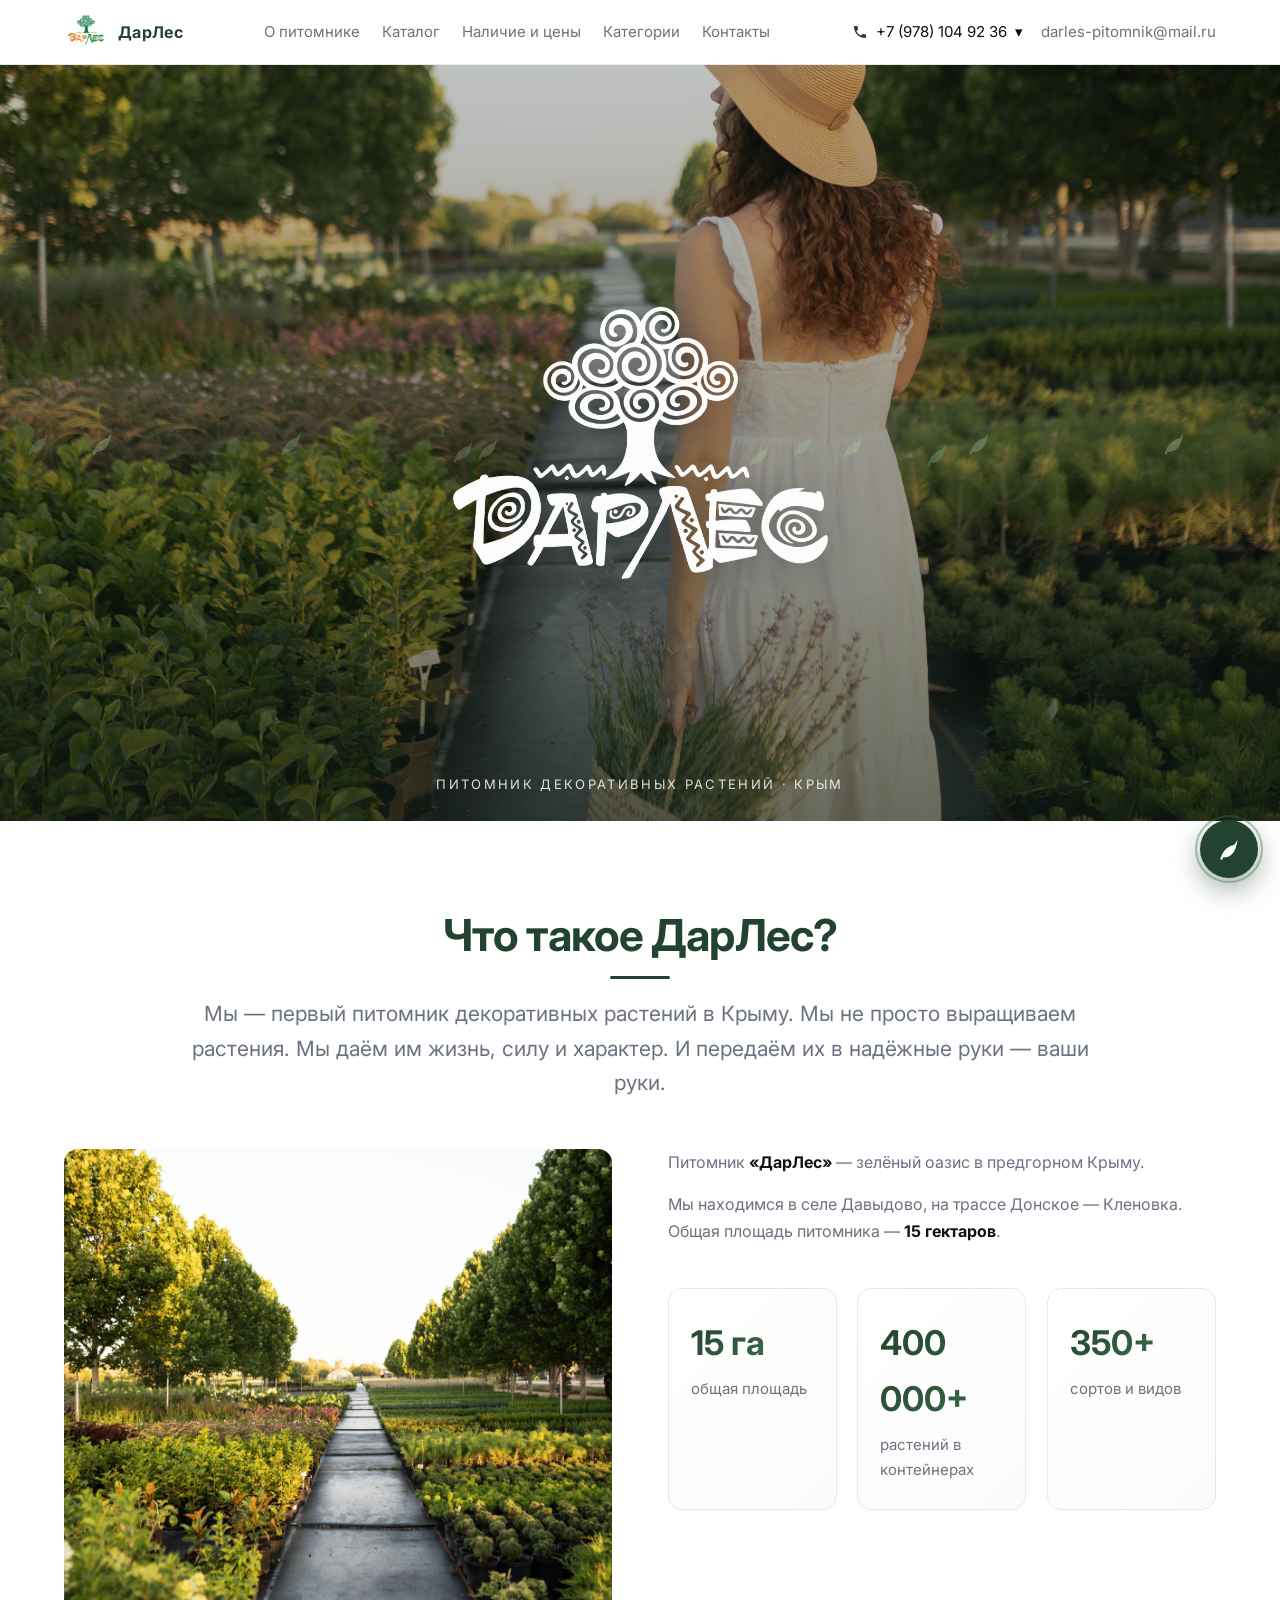
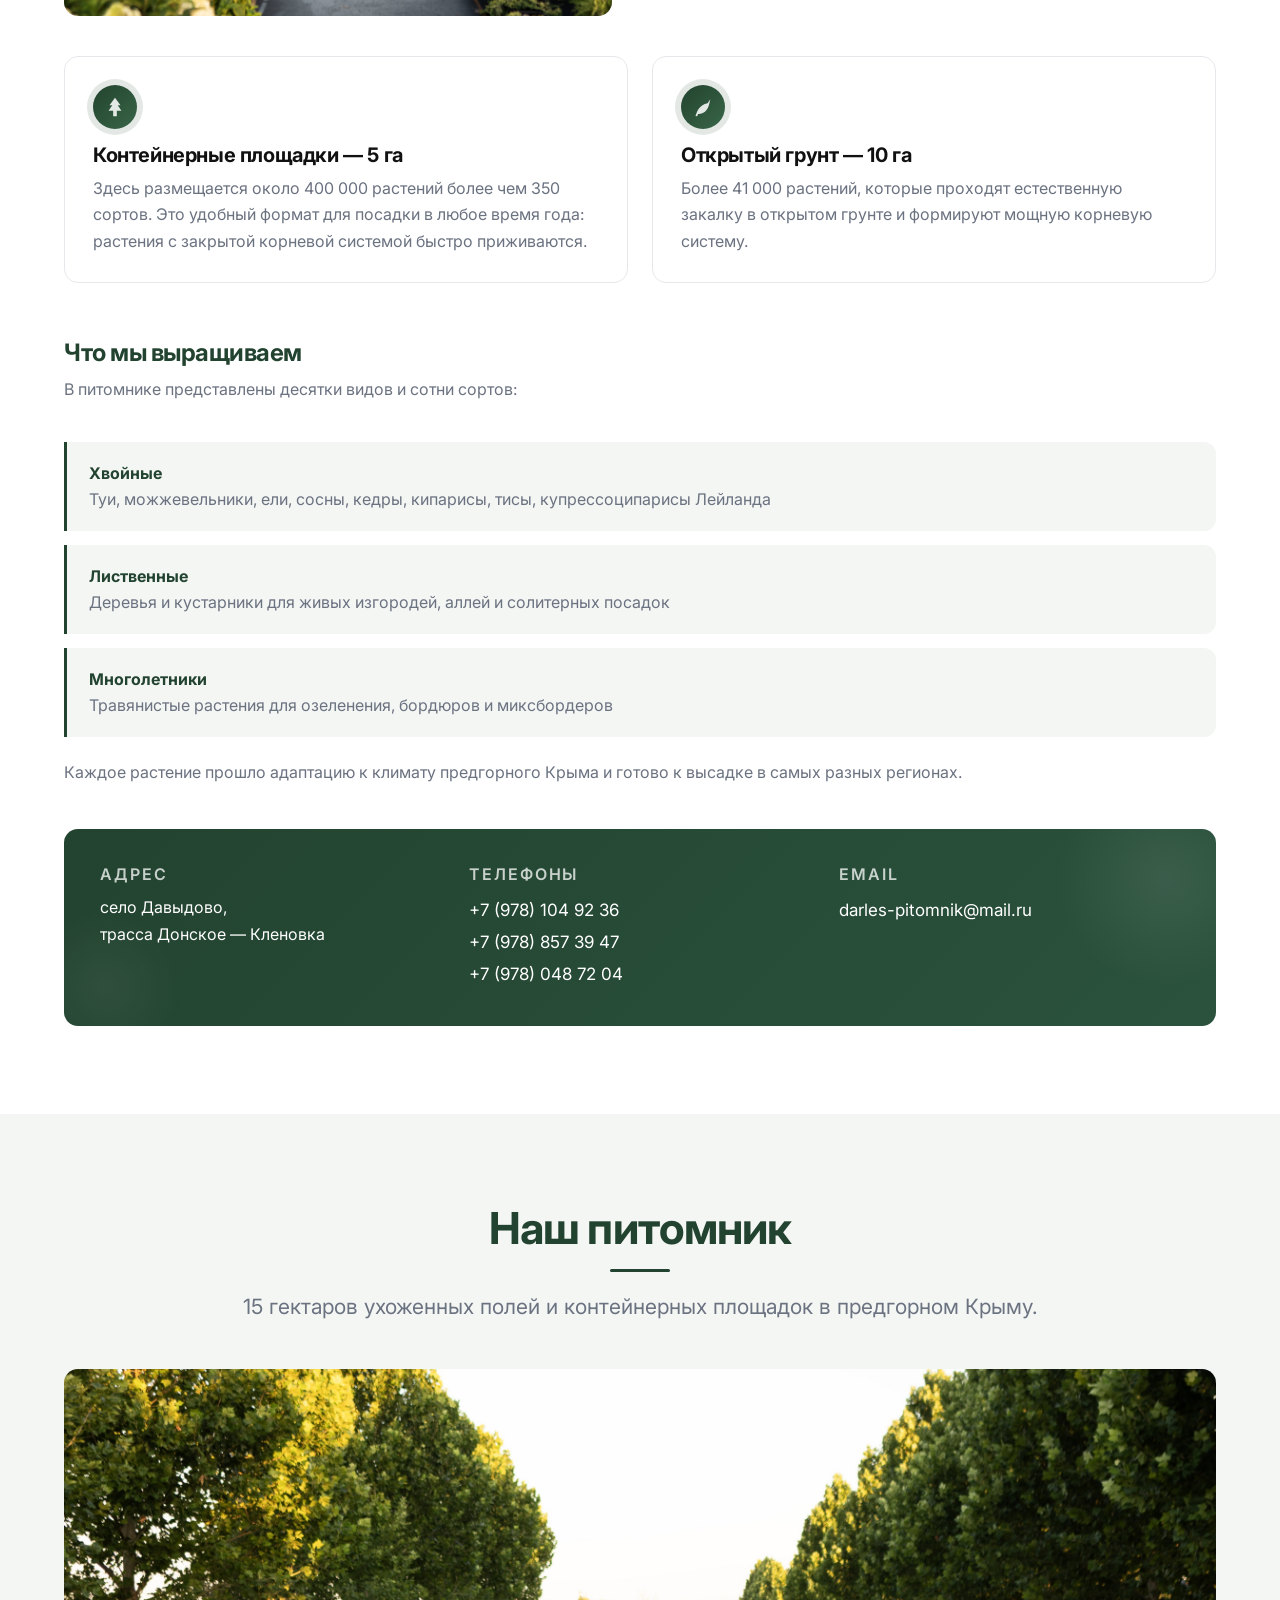
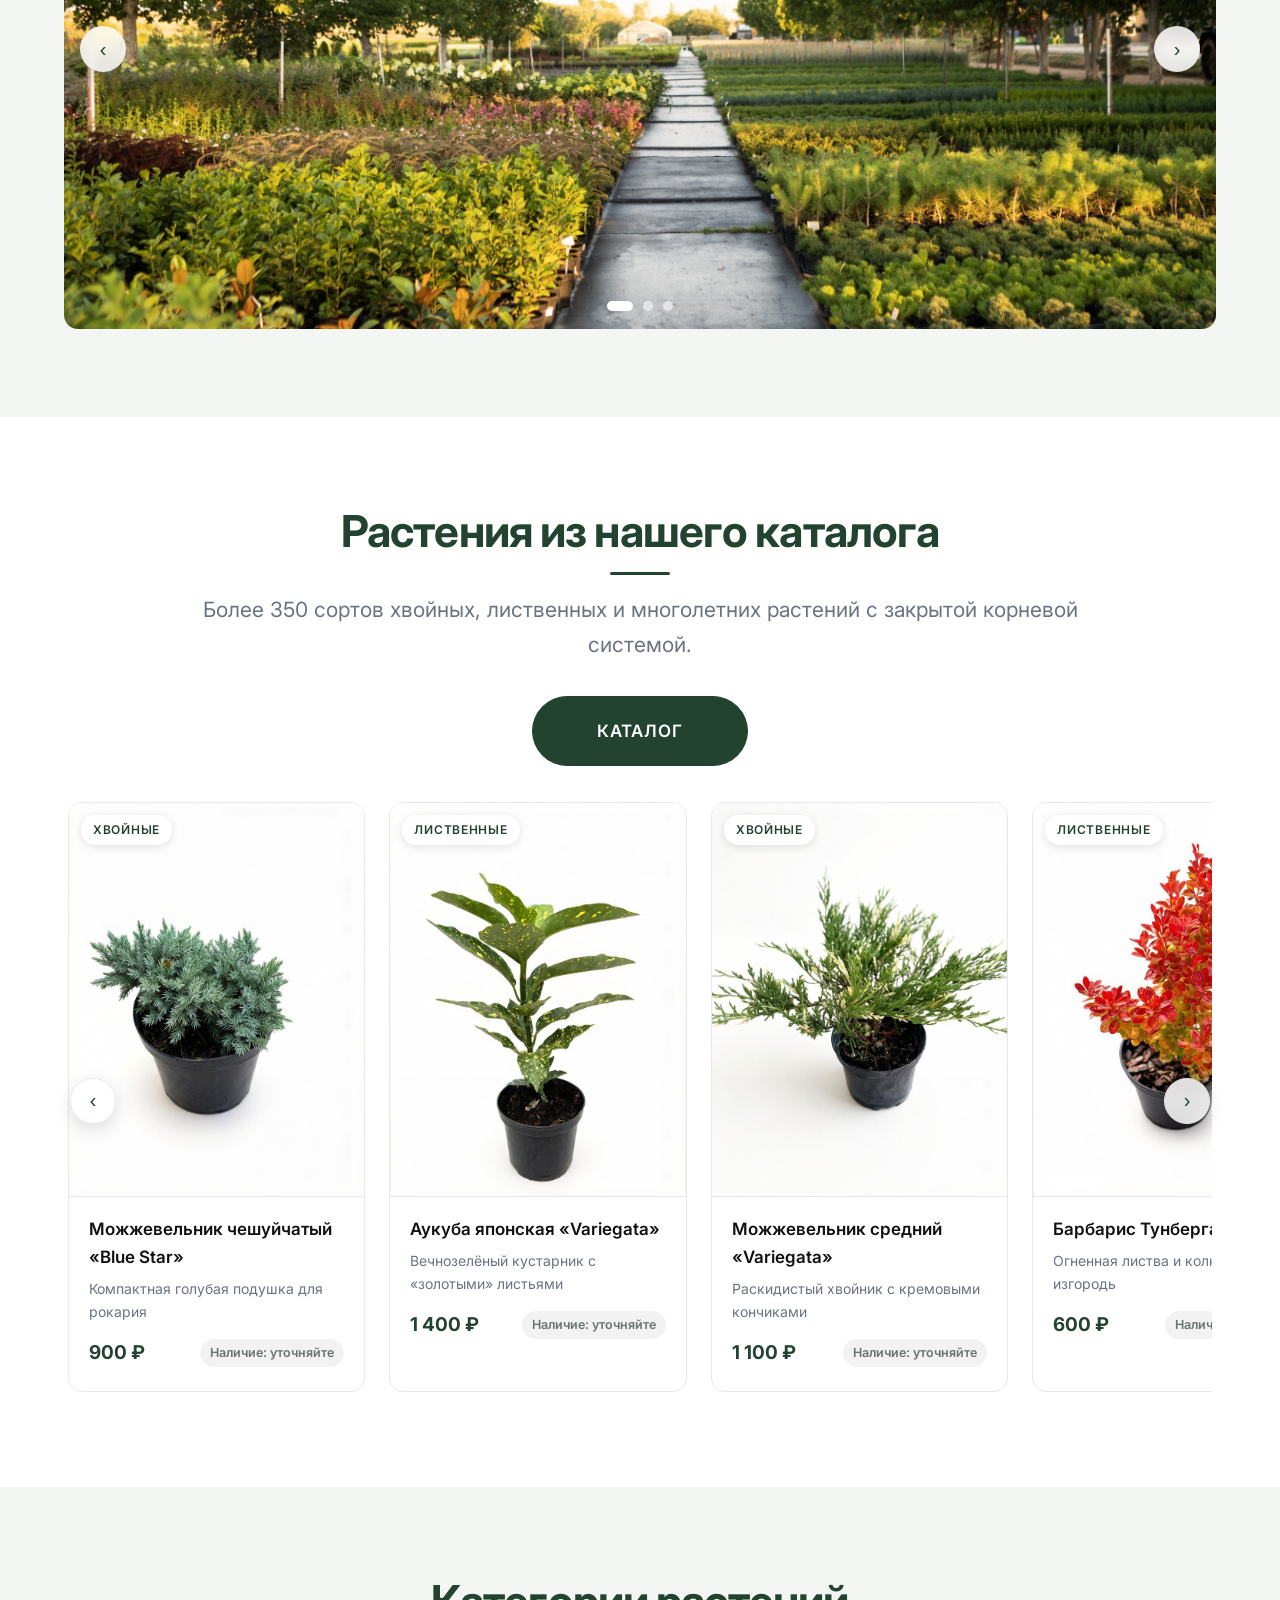
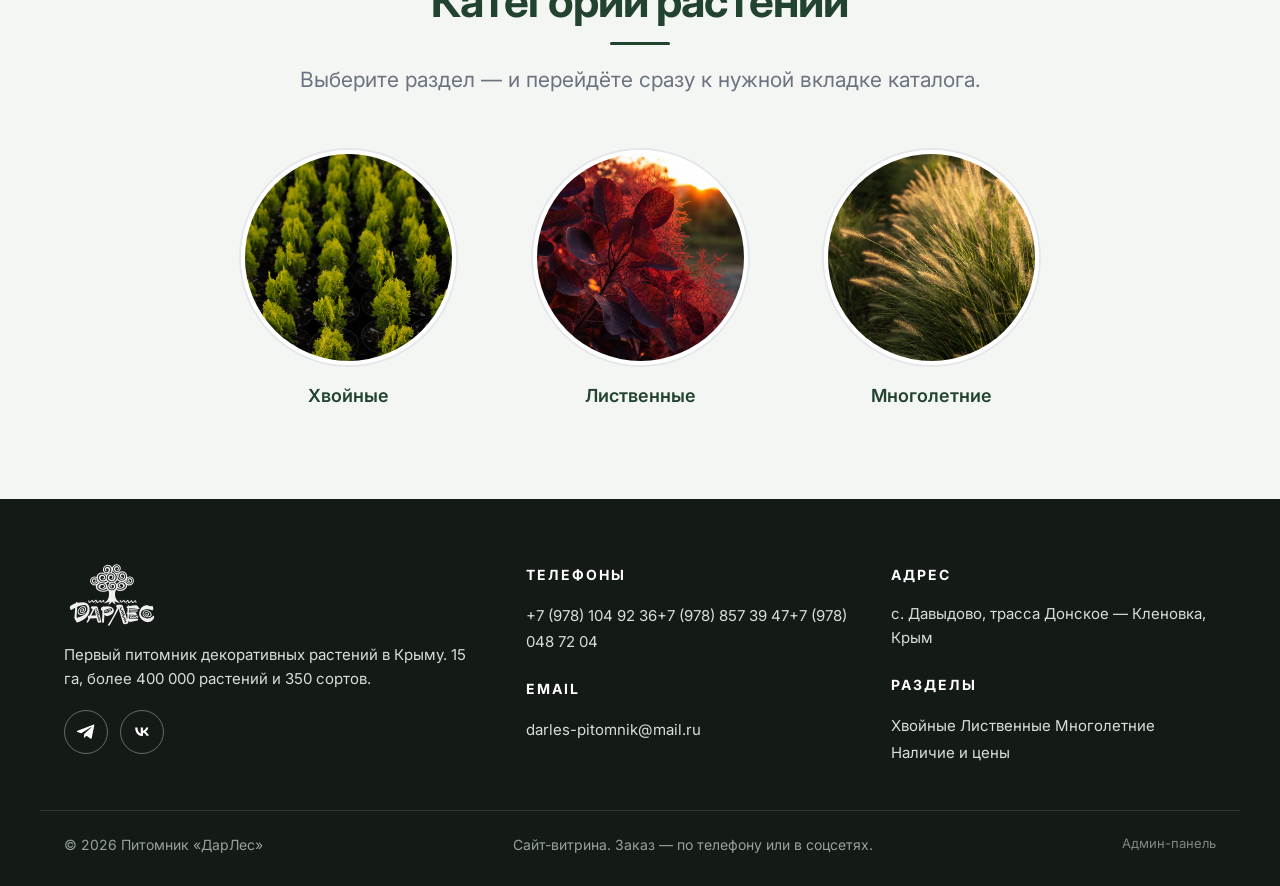
<file: index.html>
<!DOCTYPE html>
<html lang="ru">
<head>
<meta charset="UTF-8">
<meta name="viewport" content="width=device-width, initial-scale=1">
<title>Питомник декоративных растений «ДарЛес» — Крым</title>
<meta name="description" content="«ДарЛес» — первый питомник декоративных растений в Крыму. 15 га, более 400 000 растений и 350 сортов: хвойные, лиственные, многолетники.">
<link rel="icon" href="images/site/6.jpg">
<link rel="preconnect" href="https://fonts.googleapis.com">
<link rel="preconnect" href="https://fonts.gstatic.com" crossorigin>
<link href="https://fonts.googleapis.com/css2?family=Inter:wght@400;500;600;700&display=swap" rel="stylesheet">
<link rel="stylesheet" href="css/style.css">
<link rel="stylesheet" href="css/assistant.css">
<link rel="stylesheet" href="css/animations.css">
</head>
<body>

<div id="site-header"></div>

<!-- HERO -->
<section class="hero">
  <div class="hero__bg" style="background-image:url('images/site/1.jpg')"></div>
  <img class="hero__logo" src="images/site/5.png" alt="ДарЛес">
  <div class="hero__scroll">питомник декоративных растений · Крым</div>
</section>

<!-- О НАС -->
<section class="section" id="about">
  <div class="wrap">
    <div class="center">
      <h2>Что такое ДарЛес?</h2>
      <p class="lead">Мы — первый питомник декоративных растений в Крыму. Мы не просто выращиваем растения.
        Мы даём им жизнь, силу и характер. И передаём их в надёжные руки — ваши руки.</p>
    </div>

    <div class="about__grid">
      <div class="about__photo">
        <img src="images/site/2.jpg" alt="Питомник ДарЛес">
      </div>
      <div class="about__text">
        <p>Питомник <strong>«ДарЛес»</strong> — зелёный оазис в предгорном Крыму.</p>
        <p>Мы находимся в селе Давыдово, на трассе Донское — Кленовка.
           Общая площадь питомника — <strong>15 гектаров</strong>.</p>
        <div class="stats">
          <div class="stat"><div class="stat__num">15 га</div><div class="stat__label">общая площадь</div></div>
          <div class="stat"><div class="stat__num">400 000+</div><div class="stat__label">растений в контейнерах</div></div>
          <div class="stat"><div class="stat__num">350+</div><div class="stat__label">сортов и видов</div></div>
        </div>
      </div>
    </div>

    <div class="facts">
      <div class="fact">
        <div class="fact__ico" id="ico-tree"></div>
        <h3>Контейнерные площадки — 5 га</h3>
        <p>Здесь размещается около 400 000 растений более чем 350 сортов. Это удобный формат для посадки
           в любое время года: растения с закрытой корневой системой быстро приживаются.</p>
      </div>
      <div class="fact">
        <div class="fact__ico" id="ico-leaf"></div>
        <h3>Открытый грунт — 10 га</h3>
        <p>Более 41 000 растений, которые проходят естественную закалку в открытом грунте
           и формируют мощную корневую систему.</p>
      </div>
    </div>

    <h3 style="margin-top:56px;font-size:24px;color:var(--green)">Что мы выращиваем</h3>
    <p style="color:var(--gray);margin-top:8px">В питомнике представлены десятки видов и сотни сортов:</p>
    <div class="kinds">
      <div class="kind"><div><b>Хвойные</b><span>Туи, можжевельники, ели, сосны, кедры, кипарисы, тисы, купрессоципарисы Лейланда</span></div></div>
      <div class="kind"><div><b>Лиственные</b><span>Деревья и кустарники для живых изгородей, аллей и солитерных посадок</span></div></div>
      <div class="kind"><div><b>Многолетники</b><span>Травянистые растения для озеленения, бордюров и миксбордеров</span></div></div>
    </div>
    <p style="color:var(--gray);margin-top:22px">Каждое растение прошло адаптацию к климату предгорного Крыма
       и готово к высадке в самых разных регионах.</p>

    <div class="contact-card" id="about-contacts">
      <div><h3>Адрес</h3><span>село Давыдово,<br>трасса Донское — Кленовка</span></div>
      <div><h3>Телефоны</h3>
        <a href="tel:+79781049236">+7 (978) 104 92 36</a>
        <a href="tel:+79788573947">+7 (978) 857 39 47</a>
        <a href="tel:+79780487204">+7 (978) 048 72 04</a>
      </div>
      <div><h3>Email</h3><a href="mailto:darles-pitomnik@mail.ru">darles-pitomnik@mail.ru</a></div>
    </div>
  </div>
</section>

<!-- КАРУСЕЛЬ ФОТО ПИТОМНИКА -->
<section class="section section--gray">
  <div class="wrap">
    <div class="center"><h2>Наш питомник</h2>
      <p class="lead">15 гектаров ухоженных полей и контейнерных площадок в предгорном Крыму.</p></div>
    <div class="carousel" id="nurseryCarousel" style="margin-top:44px">
      <div class="carousel__track">
        <div class="carousel__slide"><img src="images/site/2.jpg" alt="Питомник ДарЛес — контейнерная площадка"></div>
        <div class="carousel__slide"><img src="images/site/3.jpg" alt="Питомник ДарЛес — открытый грунт"></div>
        <div class="carousel__slide"><img src="images/site/4.jpg" alt="Питомник ДарЛес — многолетники"></div>
      </div>
      <button class="carousel__arrow carousel__arrow--prev" aria-label="Назад">‹</button>
      <button class="carousel__arrow carousel__arrow--next" aria-label="Вперёд">›</button>
      <div class="carousel__dots"></div>
    </div>
  </div>
</section>

<!-- КНОПКА КАТАЛОГ + КАРУСЕЛЬ ТОВАРОВ -->
<section class="section">
  <div class="wrap center">
    <h2>Растения из нашего каталога</h2>
    <p class="lead">Более 350 сортов хвойных, лиственных и многолетних растений с закрытой корневой системой.</p>
    <div style="margin-top:34px"><a class="btn btn--big" href="catalog.html">Каталог</a></div>
    <div class="row-carousel">
      <div class="row-carousel__track" id="featured"></div>
    </div>
  </div>
</section>

<!-- КАТЕГОРИИ -->
<section class="section section--gray" id="categories">
  <div class="wrap center">
    <h2>Категории растений</h2>
    <p class="lead">Выберите раздел — и перейдёте сразу к нужной вкладке каталога.</p>
    <div class="circles">
      <a class="circle" href="catalog.html?cat=hvoynye">
        <div class="circle__img"><img src="images/site/7.jpg" alt="Хвойные"></div>
        <div class="circle__label">Хвойные</div>
      </a>
      <a class="circle" href="catalog.html?cat=listvennye">
        <div class="circle__img"><img src="images/site/8.jpg" alt="Лиственные"></div>
        <div class="circle__label">Лиственные</div>
      </a>
      <a class="circle" href="catalog.html?cat=mnogoletnie">
        <div class="circle__img"><img src="images/site/9.jpg" alt="Многолетние"></div>
        <div class="circle__label">Многолетние</div>
      </a>
    </div>
  </div>
</section>

<div id="site-footer"></div>

<script src="js/products.js"></script>
<script src="js/site.js"></script>
<script src="js/animations.js"></script>
<script>
  renderHeader();
  renderFooter();
  document.getElementById("ico-tree").innerHTML = ICONS.tree;
  document.getElementById("ico-leaf").innerHTML = ICONS.leaf;
  document.getElementById("featured").innerHTML = PRODUCTS.slice(0, 8).map(cardHTML).join("");
  initHeroCarousel(document.getElementById("nurseryCarousel"), 5000);
  initRowCarousel(document.querySelector(".row-carousel"), 4000);
</script>
<script src="js/assistant.js" defer></script>
</body>
</html>
</file>
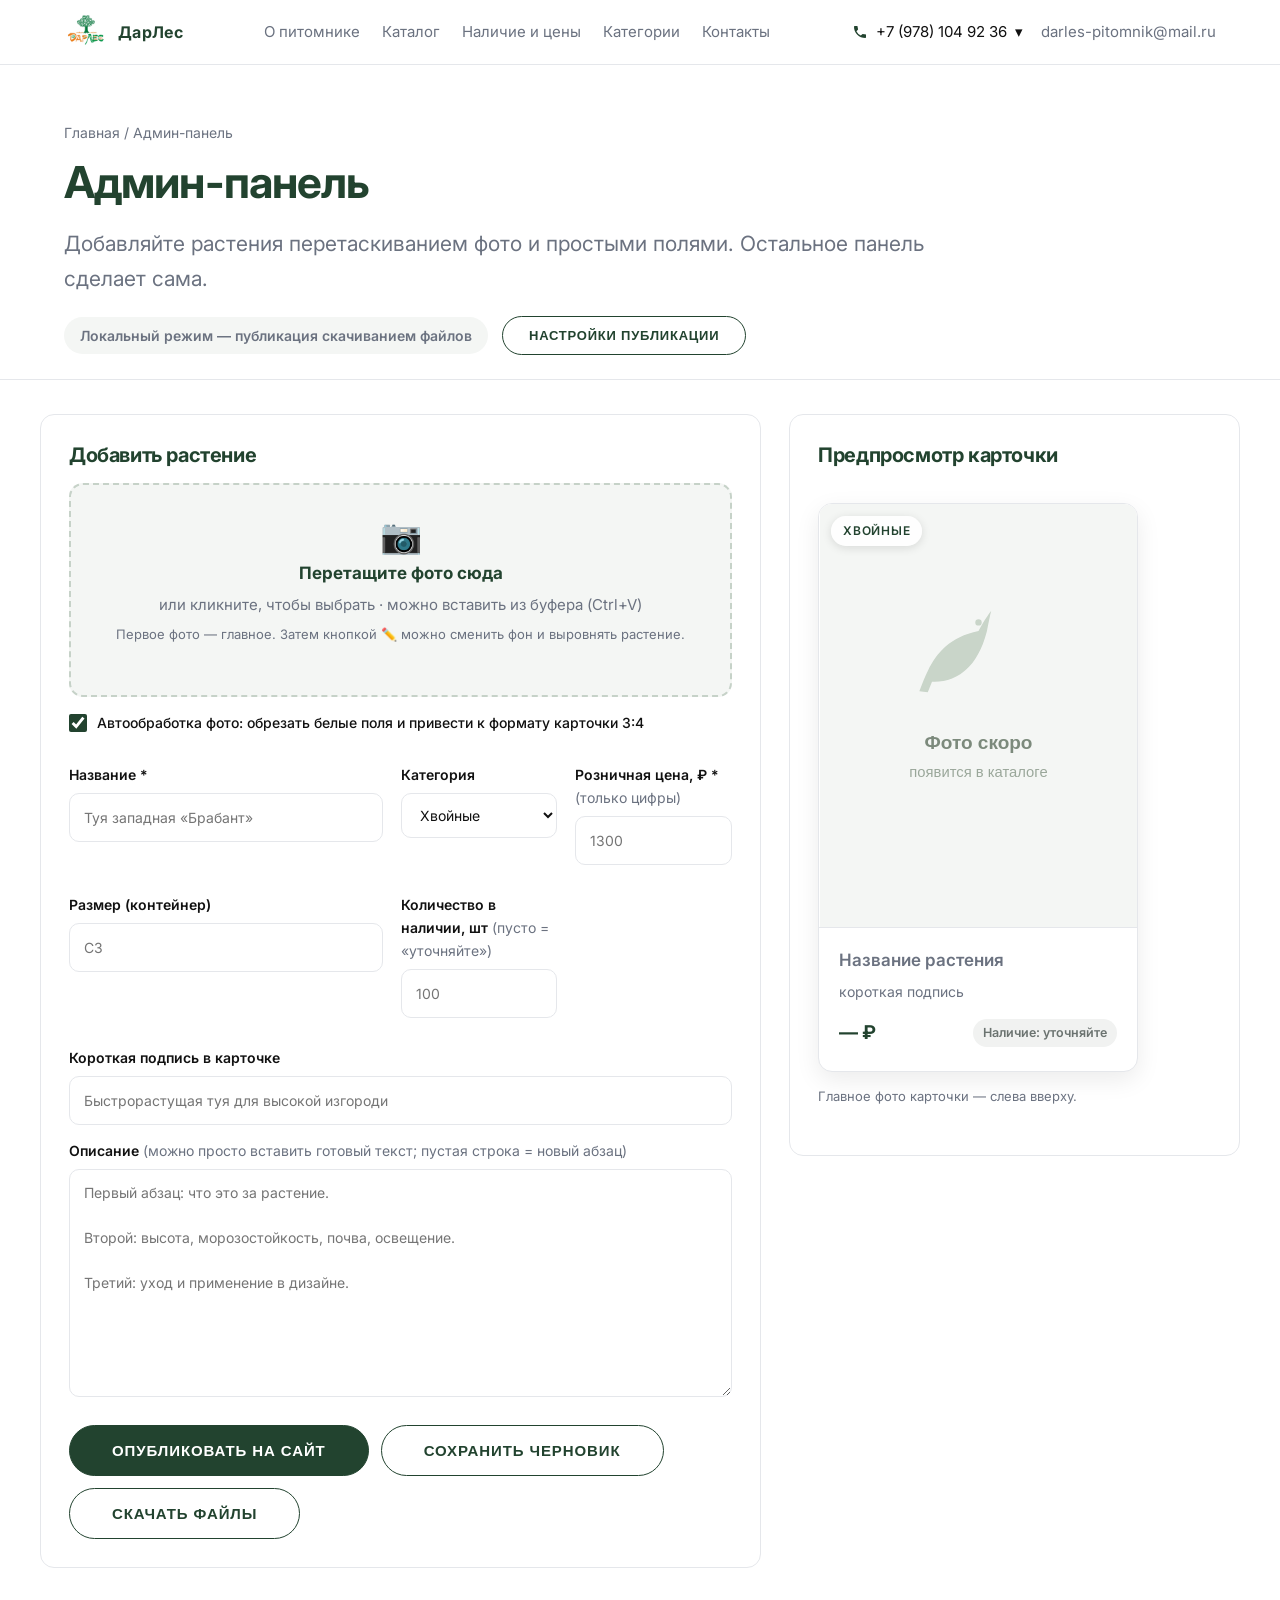
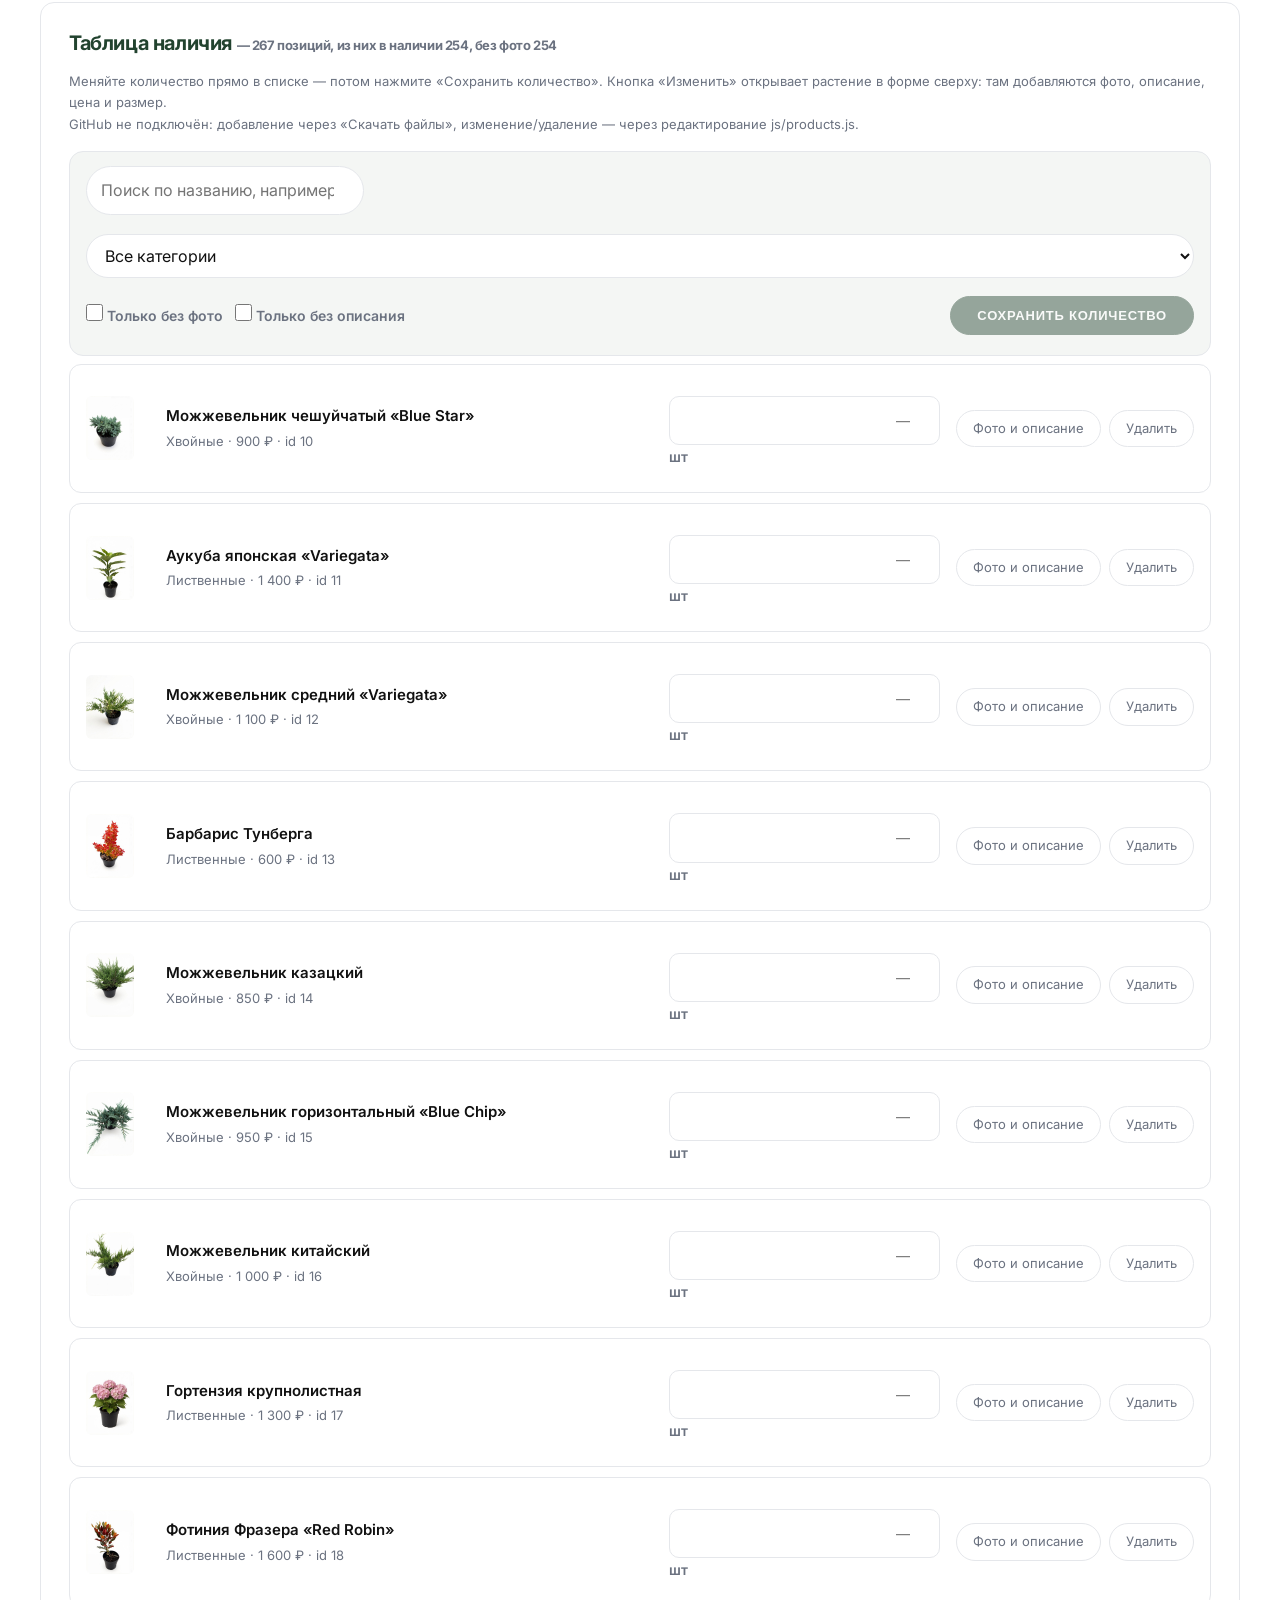
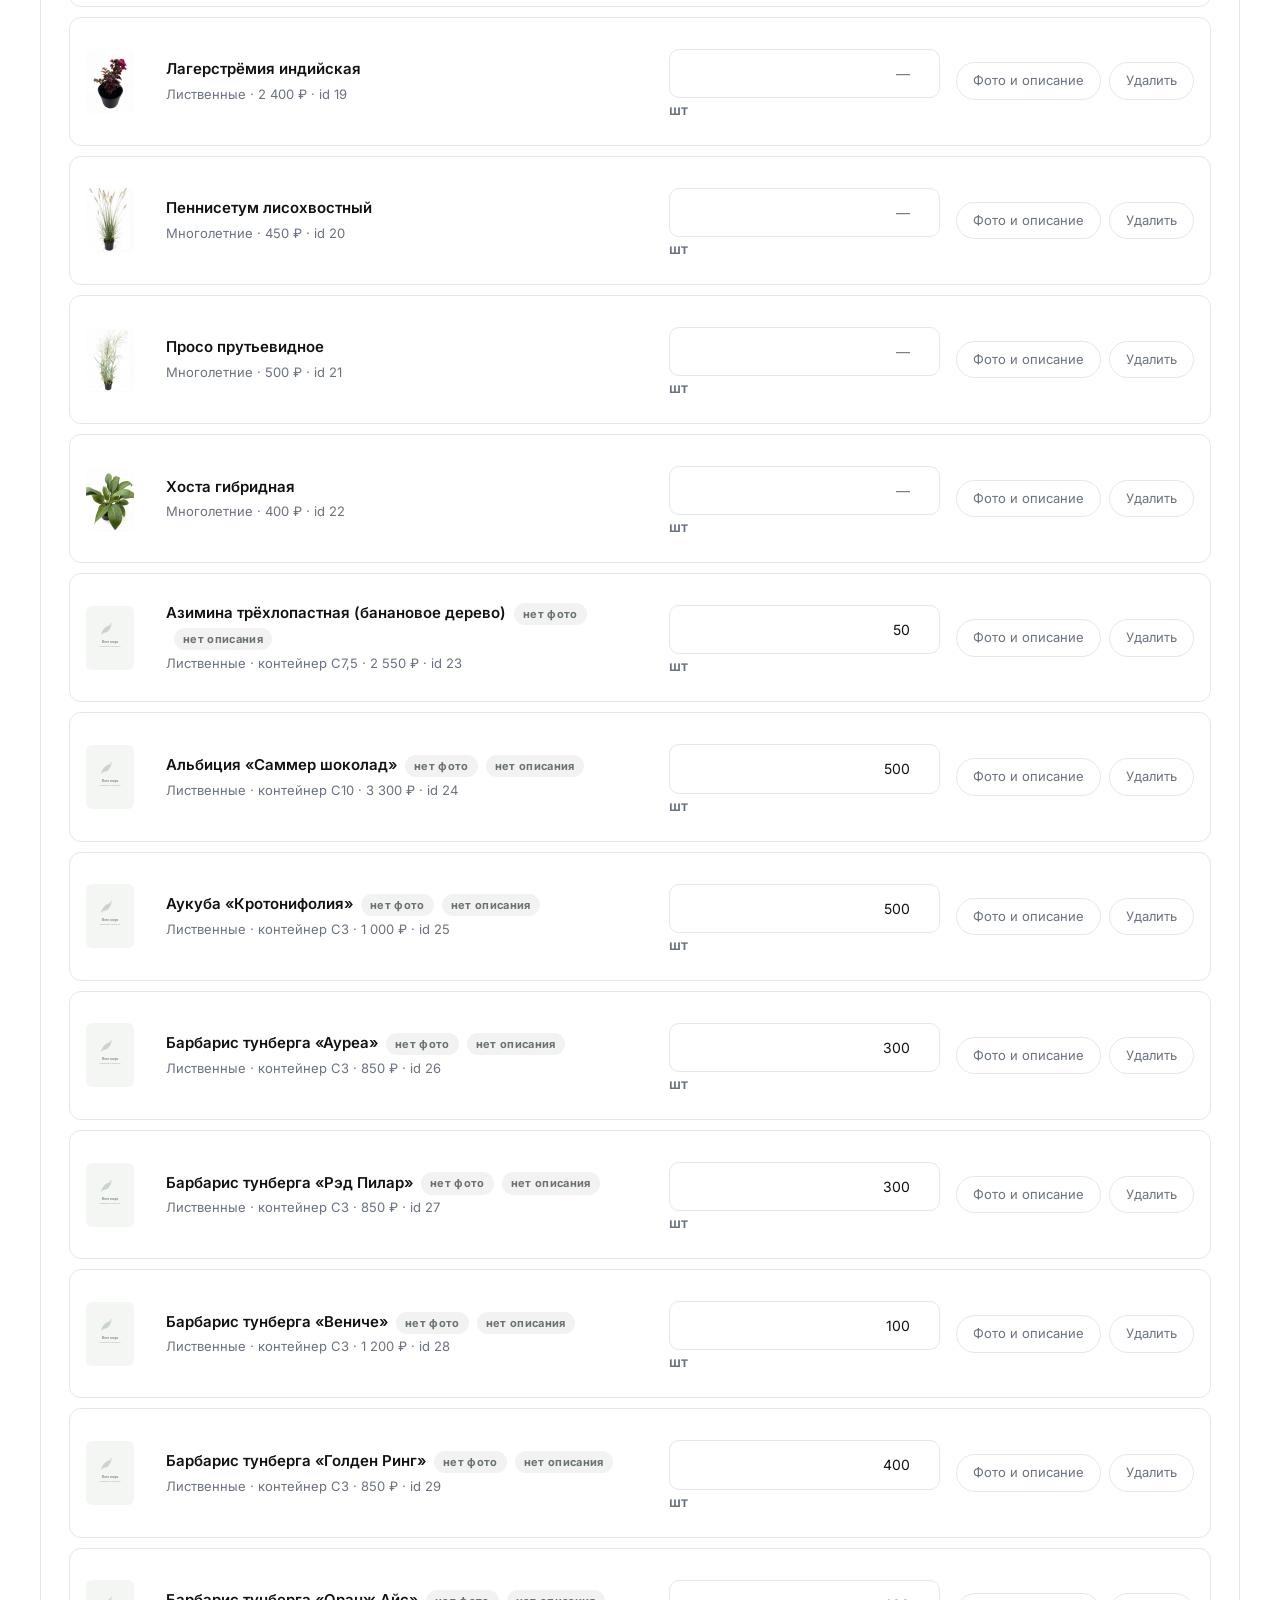
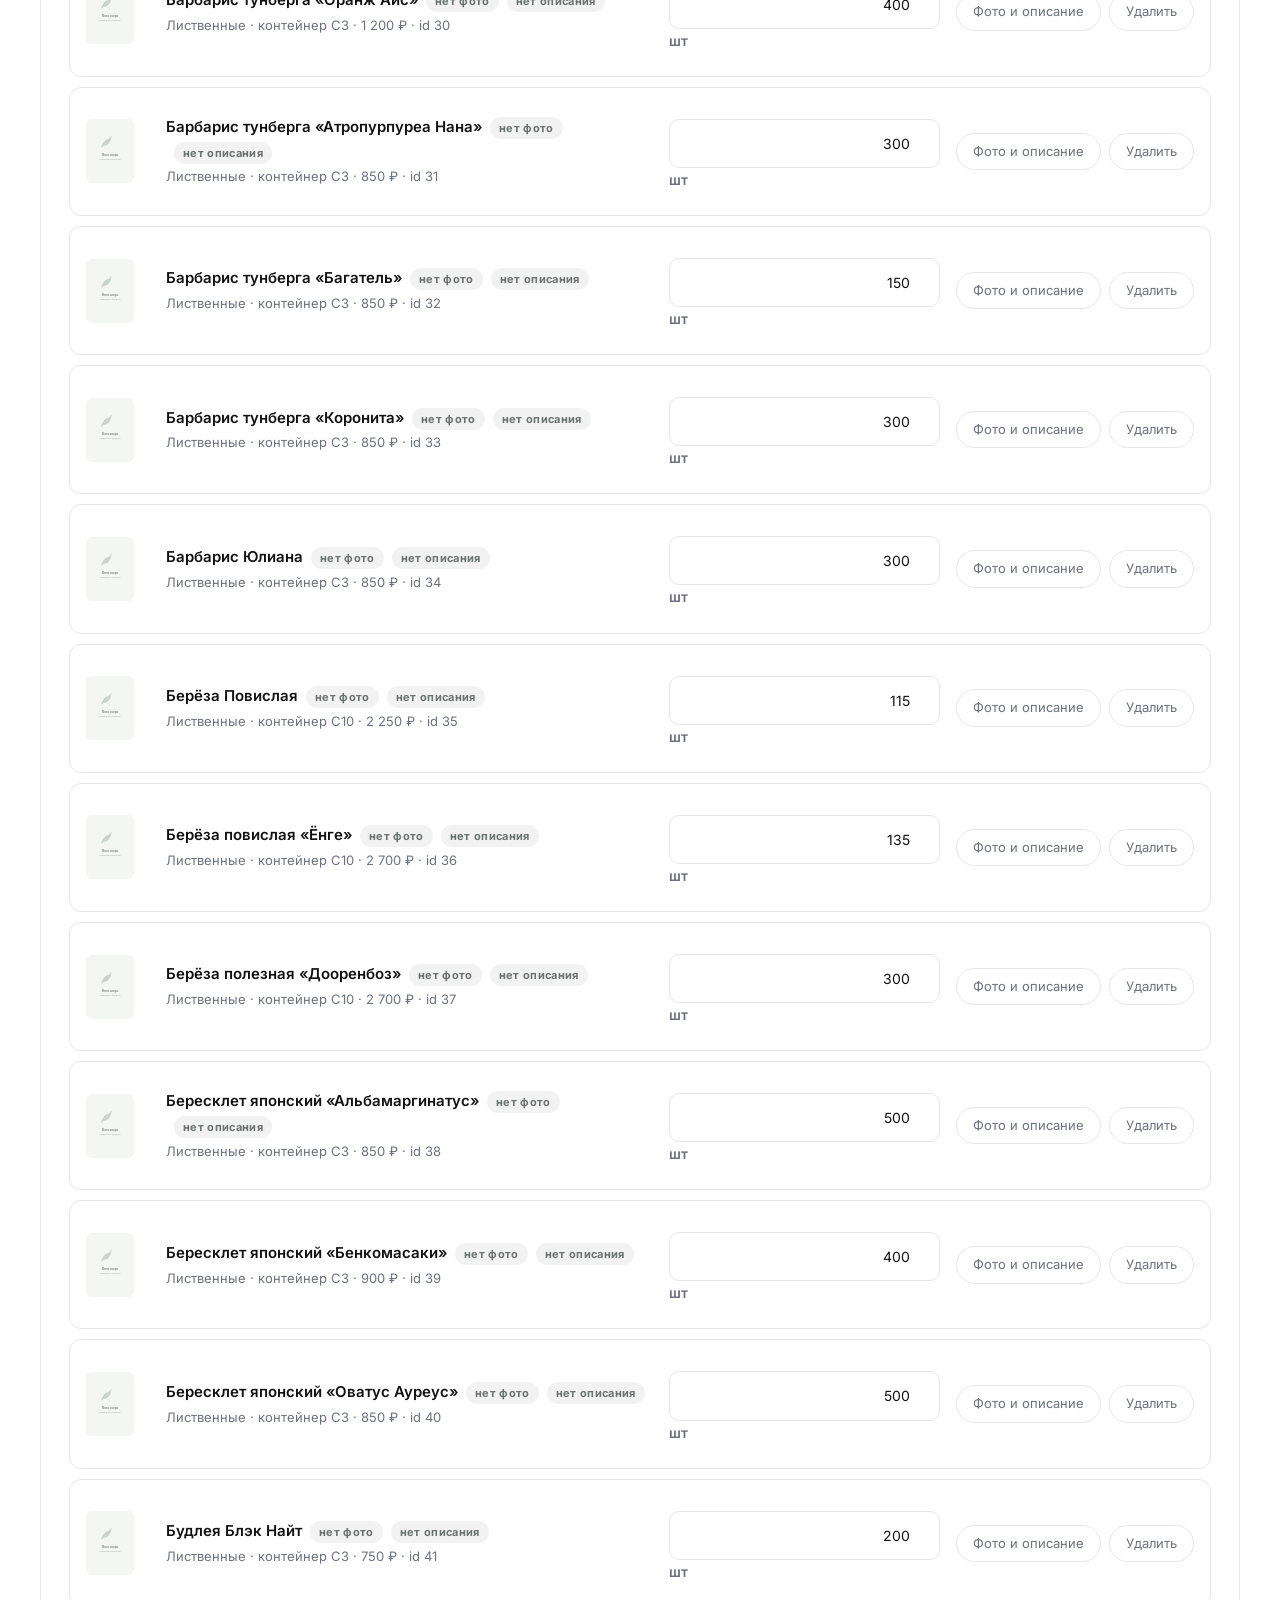
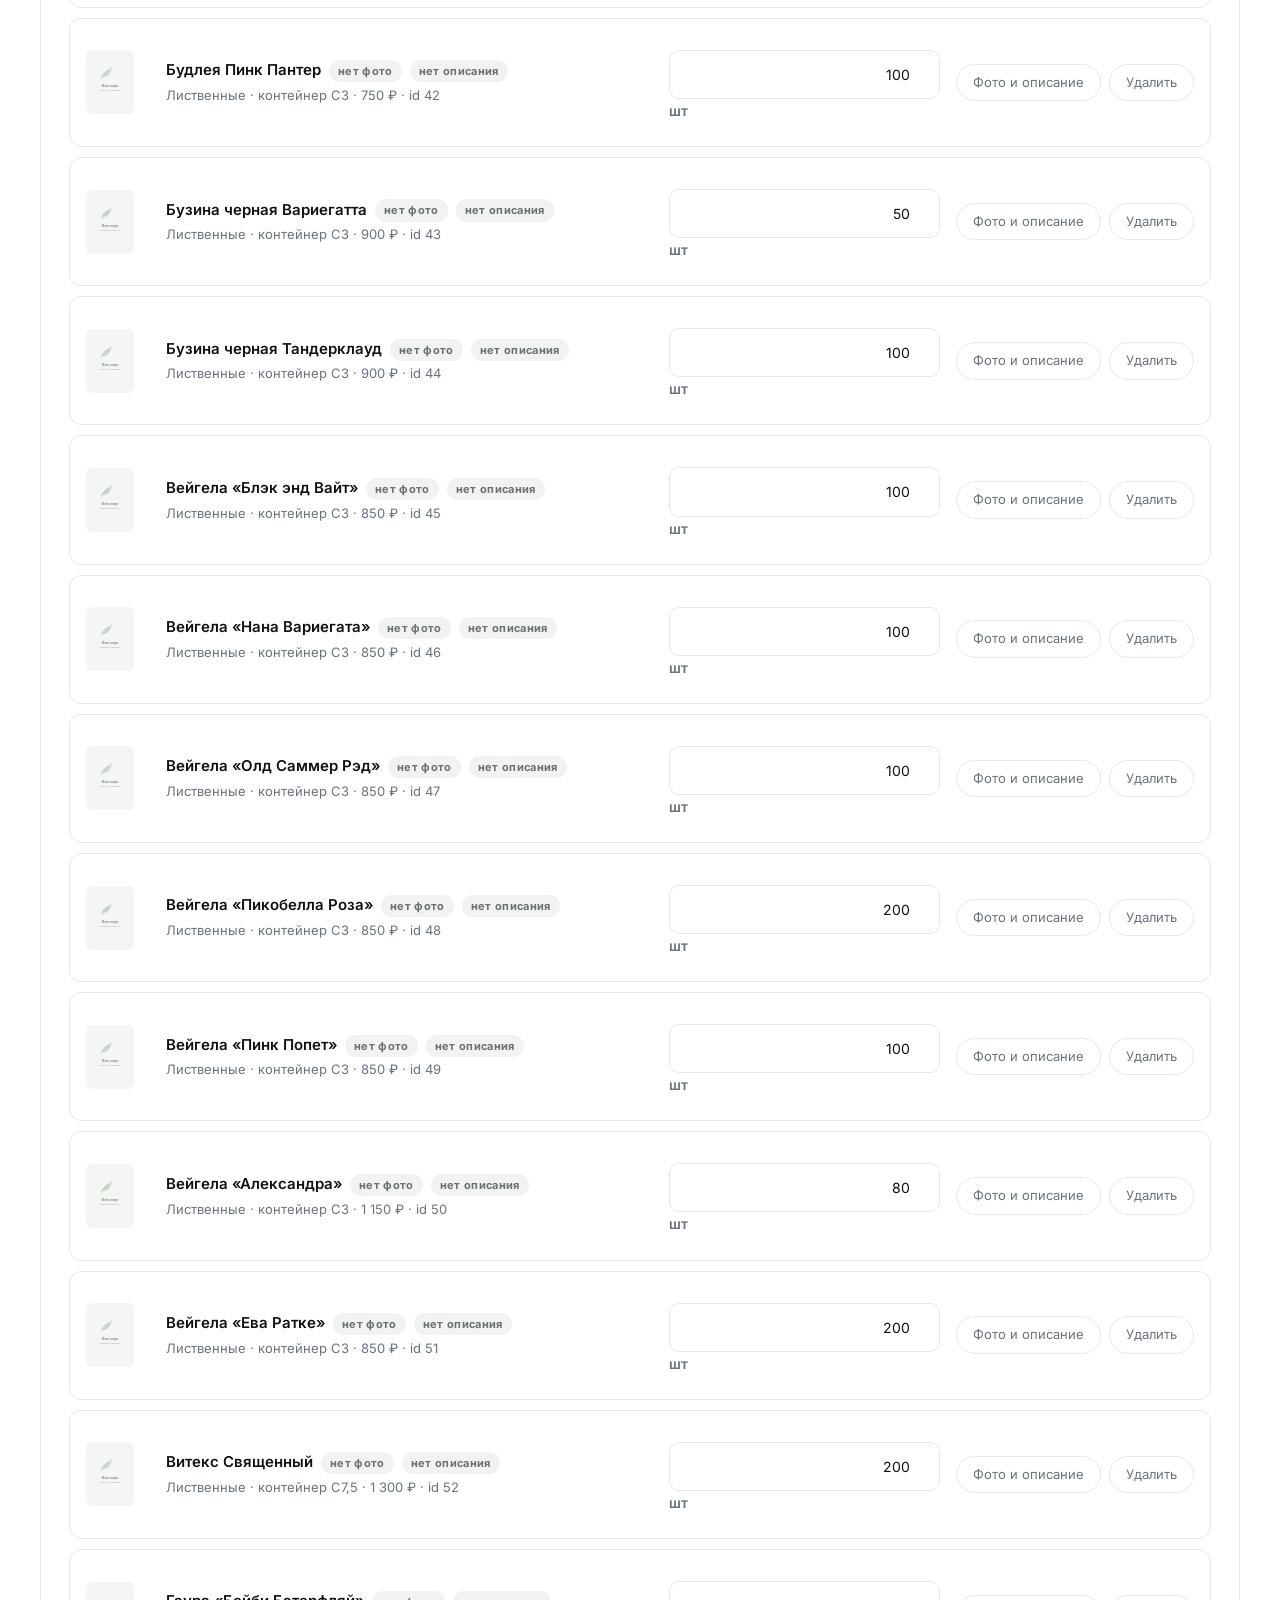
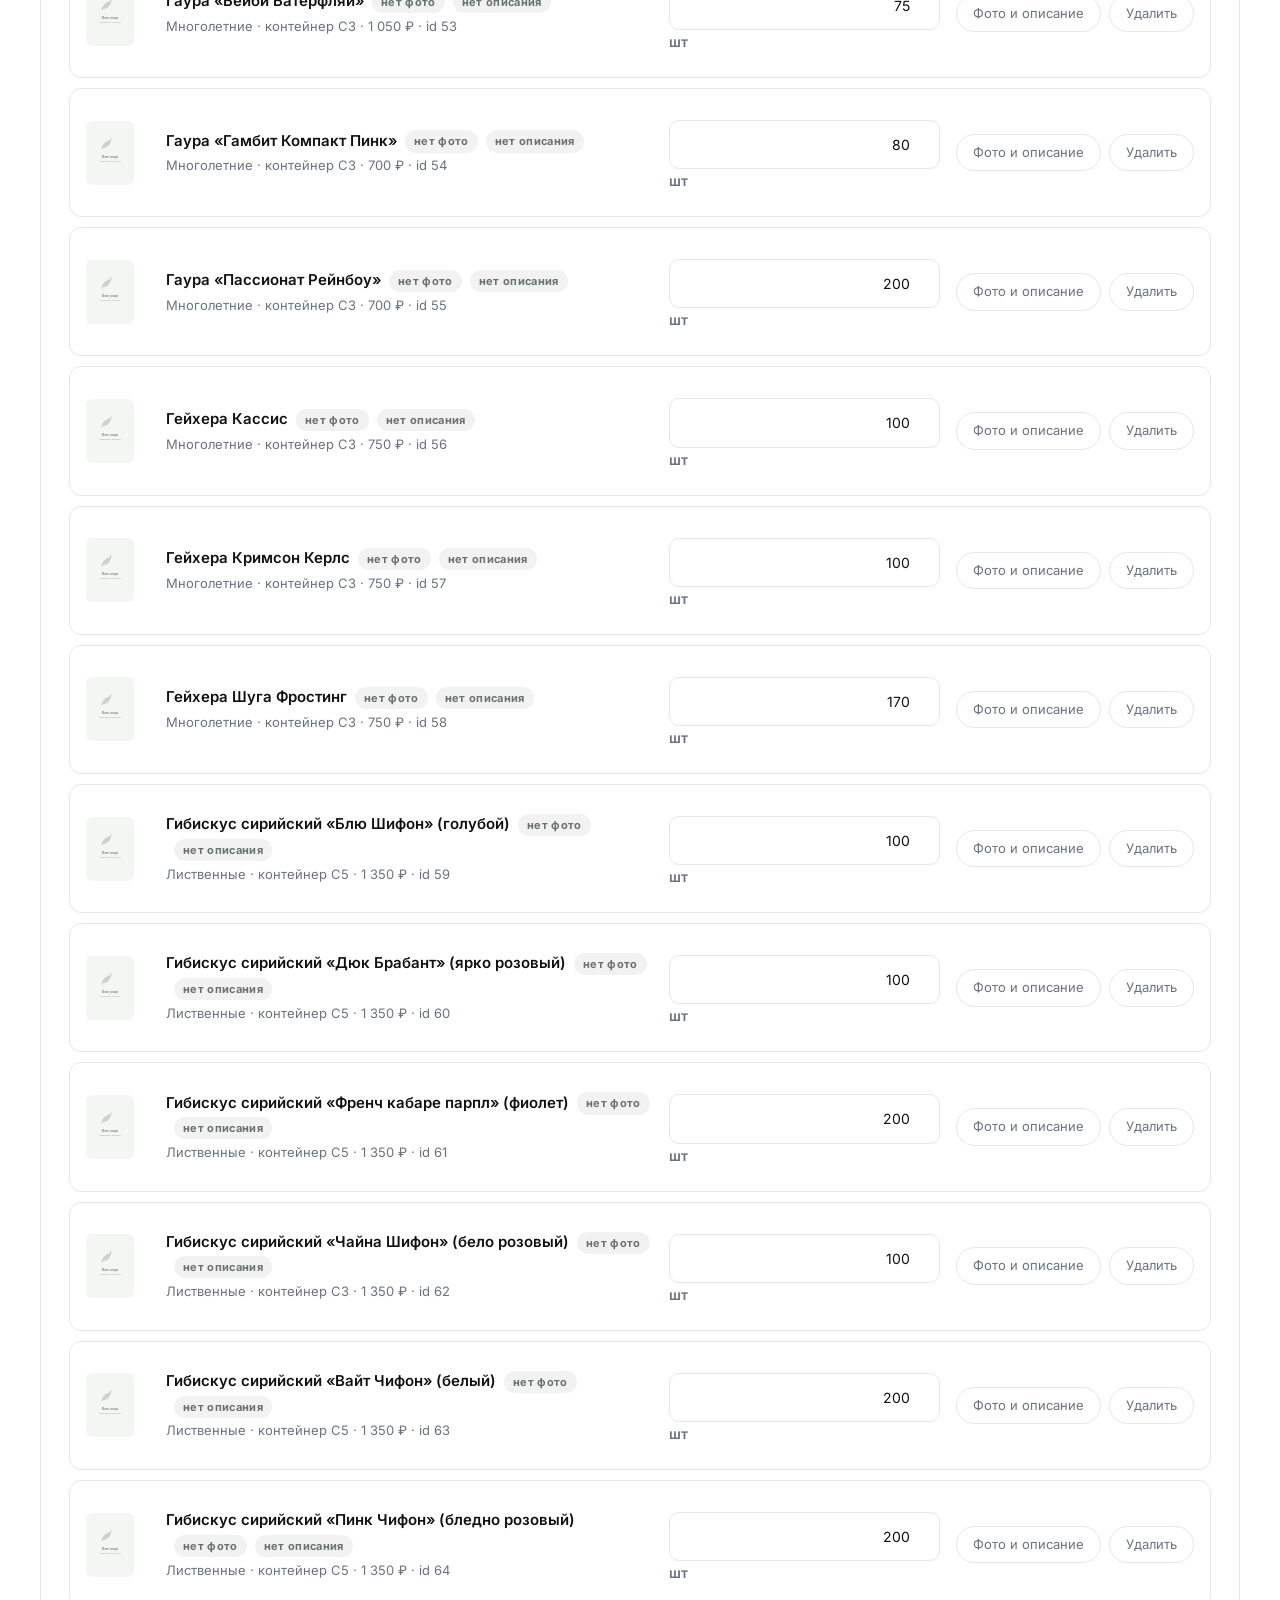
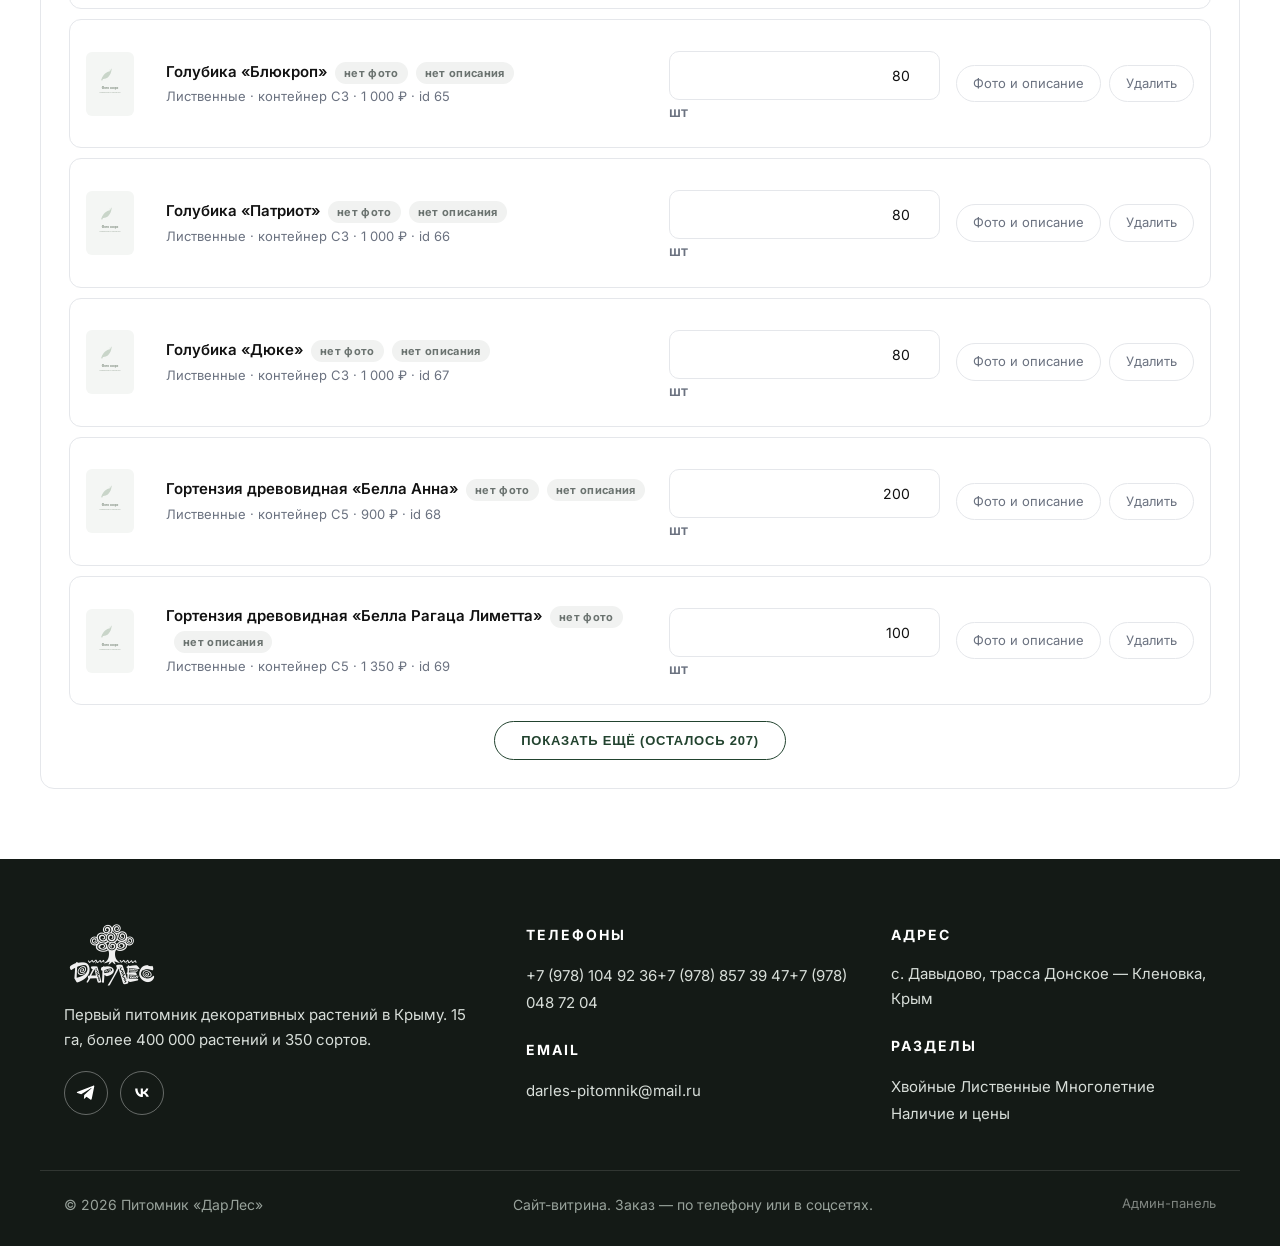
<file: admin.html>
<!DOCTYPE html>
<html lang="ru">
<head>
<meta charset="UTF-8">
<meta name="viewport" content="width=device-width, initial-scale=1">
<title>Админ-панель — питомник «ДарЛес»</title>
<meta name="robots" content="noindex,nofollow">
<link rel="icon" href="images/site/6.jpg">
<link href="https://fonts.googleapis.com/css2?family=Inter:wght@400;500;600;700&display=swap" rel="stylesheet">
<link rel="stylesheet" href="css/style.css">
<link rel="stylesheet" href="css/admin.css">
</head>
<body>
<div id="site-header"></div>

<section class="page-head">
  <div class="wrap">
    <div class="crumbs"><a href="index.html">Главная</a> / Админ-панель</div>
    <h2>Админ-панель</h2>
    <p class="lead">Добавляйте растения перетаскиванием фото и простыми полями. Остальное панель сделает сама.</p>
    <div class="admin__status">
      <span id="ghStatus" class="badge badge--gray">Проверяю подключение…</span>
      <button class="btn btn--ghost btn--sm" id="btnSettings" type="button">Настройки публикации</button>
    </div>
  </div>
</section>

<!-- ================= НАСТРОЙКИ ================= -->
<section class="wrap" id="settings" style="display:none">
  <div class="panel">
    <h3>Публикация на сайт</h3>
    <p class="muted">Чтобы растения появлялись на сайте «в один клик», подключите панель к репозиторию GitHub.</p>
    <div class="field-row">
      <label>Репозиторий
        <input id="cfgRepo" type="text" value="samagon90/lera-project">
      </label>
      <label>Ветка
        <input id="cfgBranch" type="text" value="main">
      </label>
    </div>
    <label>Токен GitHub <span class="muted">(fine-grained, право Contents: Read and write — только для этого репозитория)</span>
      <input id="cfgToken" type="password" placeholder="github_pat_…" autocomplete="off">
    </label>
    <p class="muted small">Как получить токен: github.com → Settings → Developer settings →
      Fine-grained tokens → Generate new token → в «Repository access» выберите только lera-project,
      в Permissions → Contents → Read and write. Токен хранится только в вашем браузере и никому не передаётся,
      кроме GitHub. <a href="https://github.com/settings/personal-access-tokens/new" target="_blank" rel="noopener">Открыть страницу токенов →</a></p>
    <div class="btn-row">
      <button class="btn btn--sm" id="btnSaveCfg" type="button">Сохранить и проверить</button>
      <button class="btn btn--ghost btn--sm" id="btnForget" type="button">Забыть токен</button>
    </div>
    <p class="muted small">Без токена панель работает в «локальном режиме»: кнопка «Скачать файлы»
      выдаст готовые файлы — их нужно загрузить в репозиторий вручную (кнопка Add file → Upload files).</p>
  </div>
</section>

<main class="wrap admin">
  <div class="admin__grid">

    <!-- ================= ФОРМА ДОБАВЛЕНИЯ ================= -->
    <section class="panel">
      <h3 id="formTitle">Добавить растение</h3>

      <div class="dropzone" id="dropzone">
        <input type="file" id="fileInput" accept="image/*" multiple hidden>
        <div class="dropzone__hint" id="dzHint">
          <span class="dropzone__ico">📷</span>
          <b>Перетащите фото сюда</b>
          <span>или кликните, чтобы выбрать · можно вставить из буфера (Ctrl+V)</span>
          <span class="muted small">Первое фото — главное. Затем кнопкой ✏️ можно сменить фон и выровнять растение.</span>
        </div>
        <div class="dropzone__thumbs" id="dzThumbs"></div>
      </div>
      <label class="check"><input type="checkbox" id="optTrim" checked>
        Автообработка фото: обрезать белые поля и привести к формату карточки 3:4</label>

      <div class="field-row">
        <label>Название *
          <input id="fName" type="text" placeholder="Туя западная «Брабант»">
        </label>
        <label>Категория
          <select id="fCategory">
            <option value="hvoynye">Хвойные</option>
            <option value="listvennye">Лиственные</option>
            <option value="mnogoletnie">Многолетние</option>
          </select>
        </label>
        <label>Розничная цена, ₽ * <span class="muted">(только цифры)</span>
          <input id="fPrice" type="number" min="0" step="50" placeholder="1300">
        </label>
      </div>

      <div class="field-row">
        <label>Размер (контейнер)
          <input id="fSize" type="text" list="sizeList" placeholder="C3">
          <datalist id="sizeList"></datalist>
        </label>
        <label>Количество в наличии, шт <span class="muted">(пусто = «уточняйте»)</span>
          <input id="fStock" type="number" min="0" step="1" placeholder="100">
        </label>
      </div>

      <label>Короткая подпись в карточке
        <input id="fShort" type="text" placeholder="Быстрорастущая туя для высокой изгороди" maxlength="70">
      </label>

      <label>Описание <span class="muted">(можно просто вставить готовый текст; пустая строка = новый абзац)</span>
        <textarea id="fDesc" rows="9" placeholder="Первый абзац: что это за растение.&#10;&#10;Второй: высота, морозостойкость, почва, освещение.&#10;&#10;Третий: уход и применение в дизайне."></textarea>
      </label>

      <div class="btn-row">
        <button class="btn" id="btnPublish" type="button">Опубликовать на сайт</button>
        <button class="btn btn--ghost" id="btnSaveDraft" type="button">Сохранить черновик</button>
        <button class="btn btn--ghost" id="btnDownload" type="button">Скачать файлы</button>
        <button class="btn btn--ghost" id="btnReset" type="button" style="display:none">Отмена</button>
      </div>

      <div class="publog" id="publog" style="display:none"></div>
    </section>

    <!-- ================= ПРЕДПРОСМОТР ================= -->
    <aside class="admin__side">
      <div class="panel panel--sticky">
        <h3>Предпросмотр карточки</h3>
        <div id="preview" class="muted small" style="padding:20px 0">Заполните поля — здесь появится карточка как в каталоге.</div>
      </div>
    </aside>
  </div>

  <!-- ================= ТАБЛИЦА НАЛИЧИЯ ================= -->
  <section class="panel" style="margin-top:34px">
    <h3>Таблица наличия <span class="muted small" id="prodCount"></span></h3>
    <p class="muted small">Меняйте количество прямо в списке — потом нажмите «Сохранить количество».
      Кнопка «Изменить» открывает растение в форме сверху: там добавляются фото, описание, цена и размер.</p>
    <p class="muted small" id="tblNote"></p>

    <div class="stock-bar">
      <input id="tblSearch" type="search" placeholder="Поиск по названию, например: туя">
      <select id="tblCat">
        <option value="">Все категории</option>
        <option value="hvoynye">Хвойные</option>
        <option value="listvennye">Лиственные</option>
        <option value="mnogoletnie">Многолетние</option>
      </select>
      <label class="check--inline"><input type="checkbox" id="tblNoPhoto"> Только без фото</label>
      <label class="check--inline"><input type="checkbox" id="tblNoDesc"> Только без описания</label>
      <span class="stock-bar__spacer"></span>
      <span class="muted small" id="stockDirty"></span>
      <button class="btn btn--sm" id="btnSaveStock" type="button" disabled>Сохранить количество</button>
    </div>

    <div class="admin__table" id="prodTable"></div>
    <div class="admin__more">
      <button class="btn btn--ghost btn--sm" id="btnMore" type="button" style="display:none">Показать ещё</button>
    </div>
  </section>
</main>

<div id="site-footer"></div>

<script src="js/products.js"></script>
<script src="js/site.js"></script>
<script src="js/photo-editor.js"></script>
<script src="js/admin.js"></script>
<script>renderHeader("admin"); renderFooter();</script>
</body>
</html>
</file>
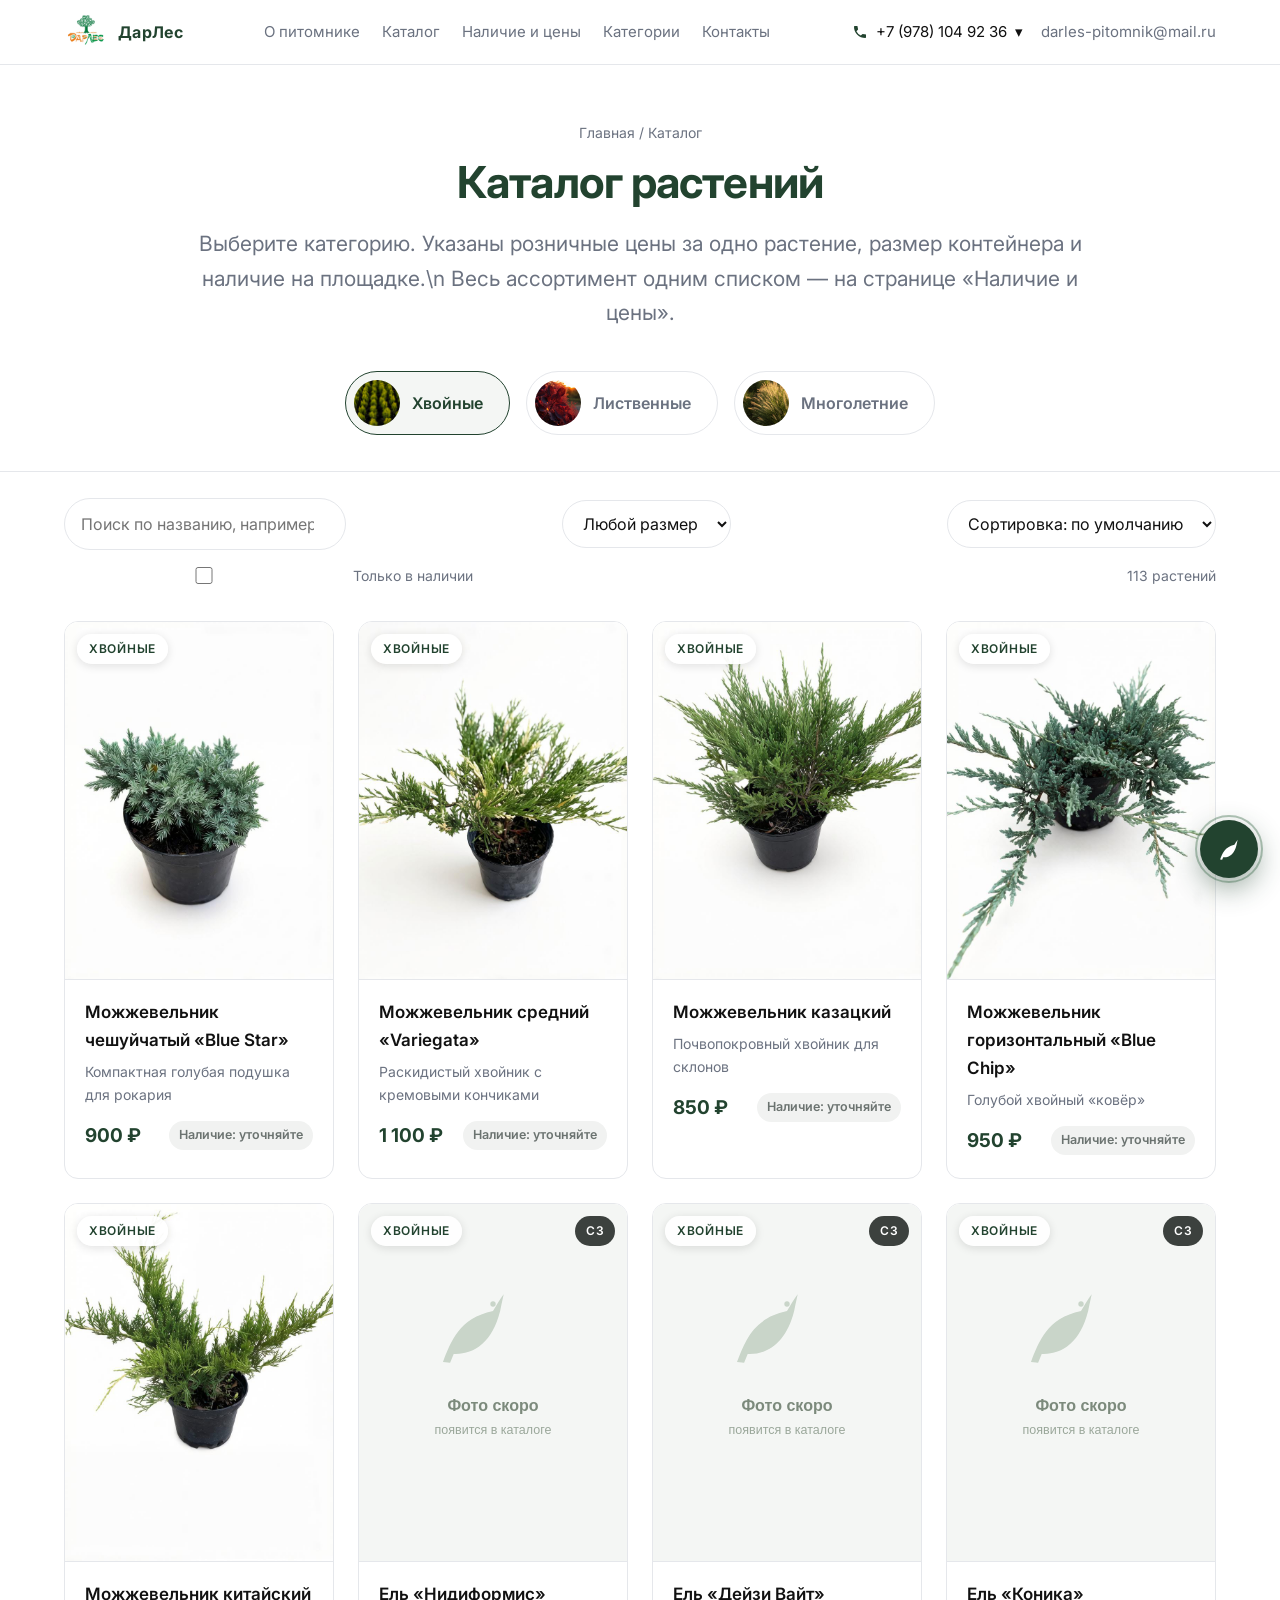
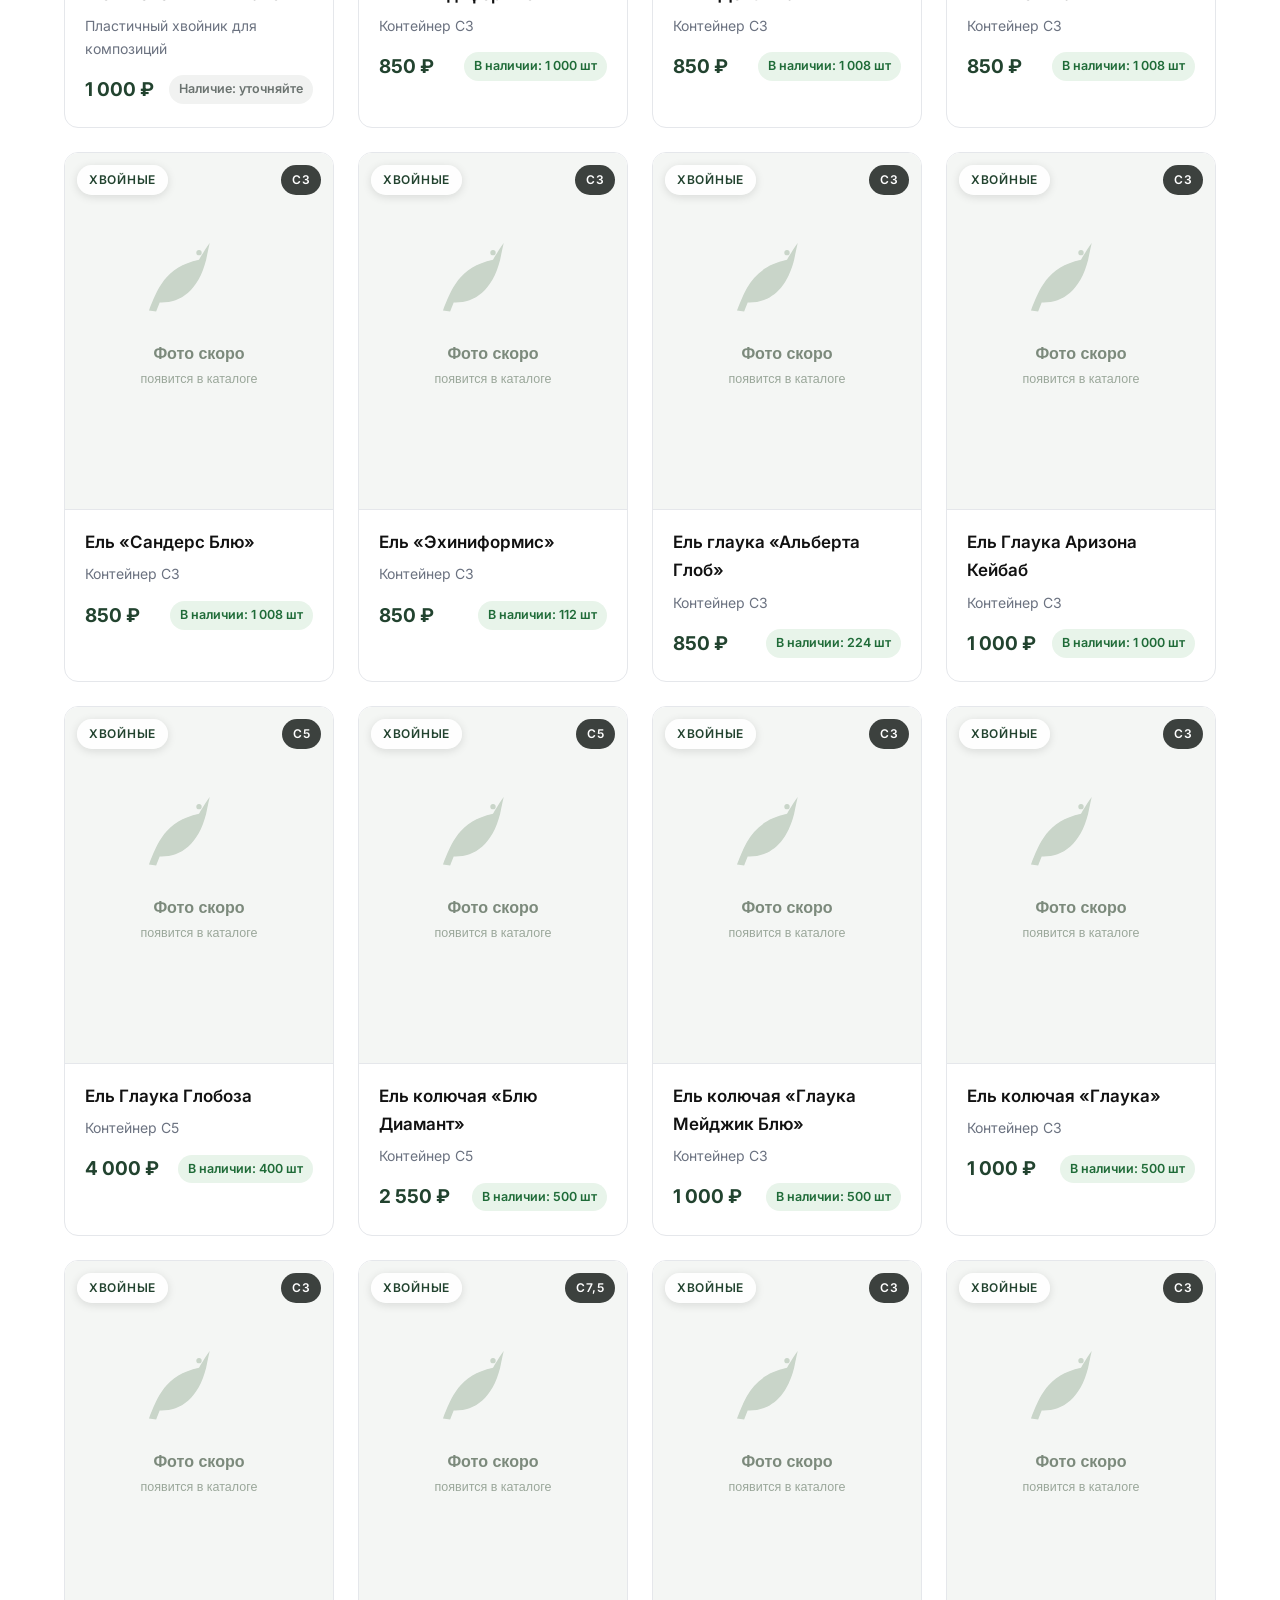
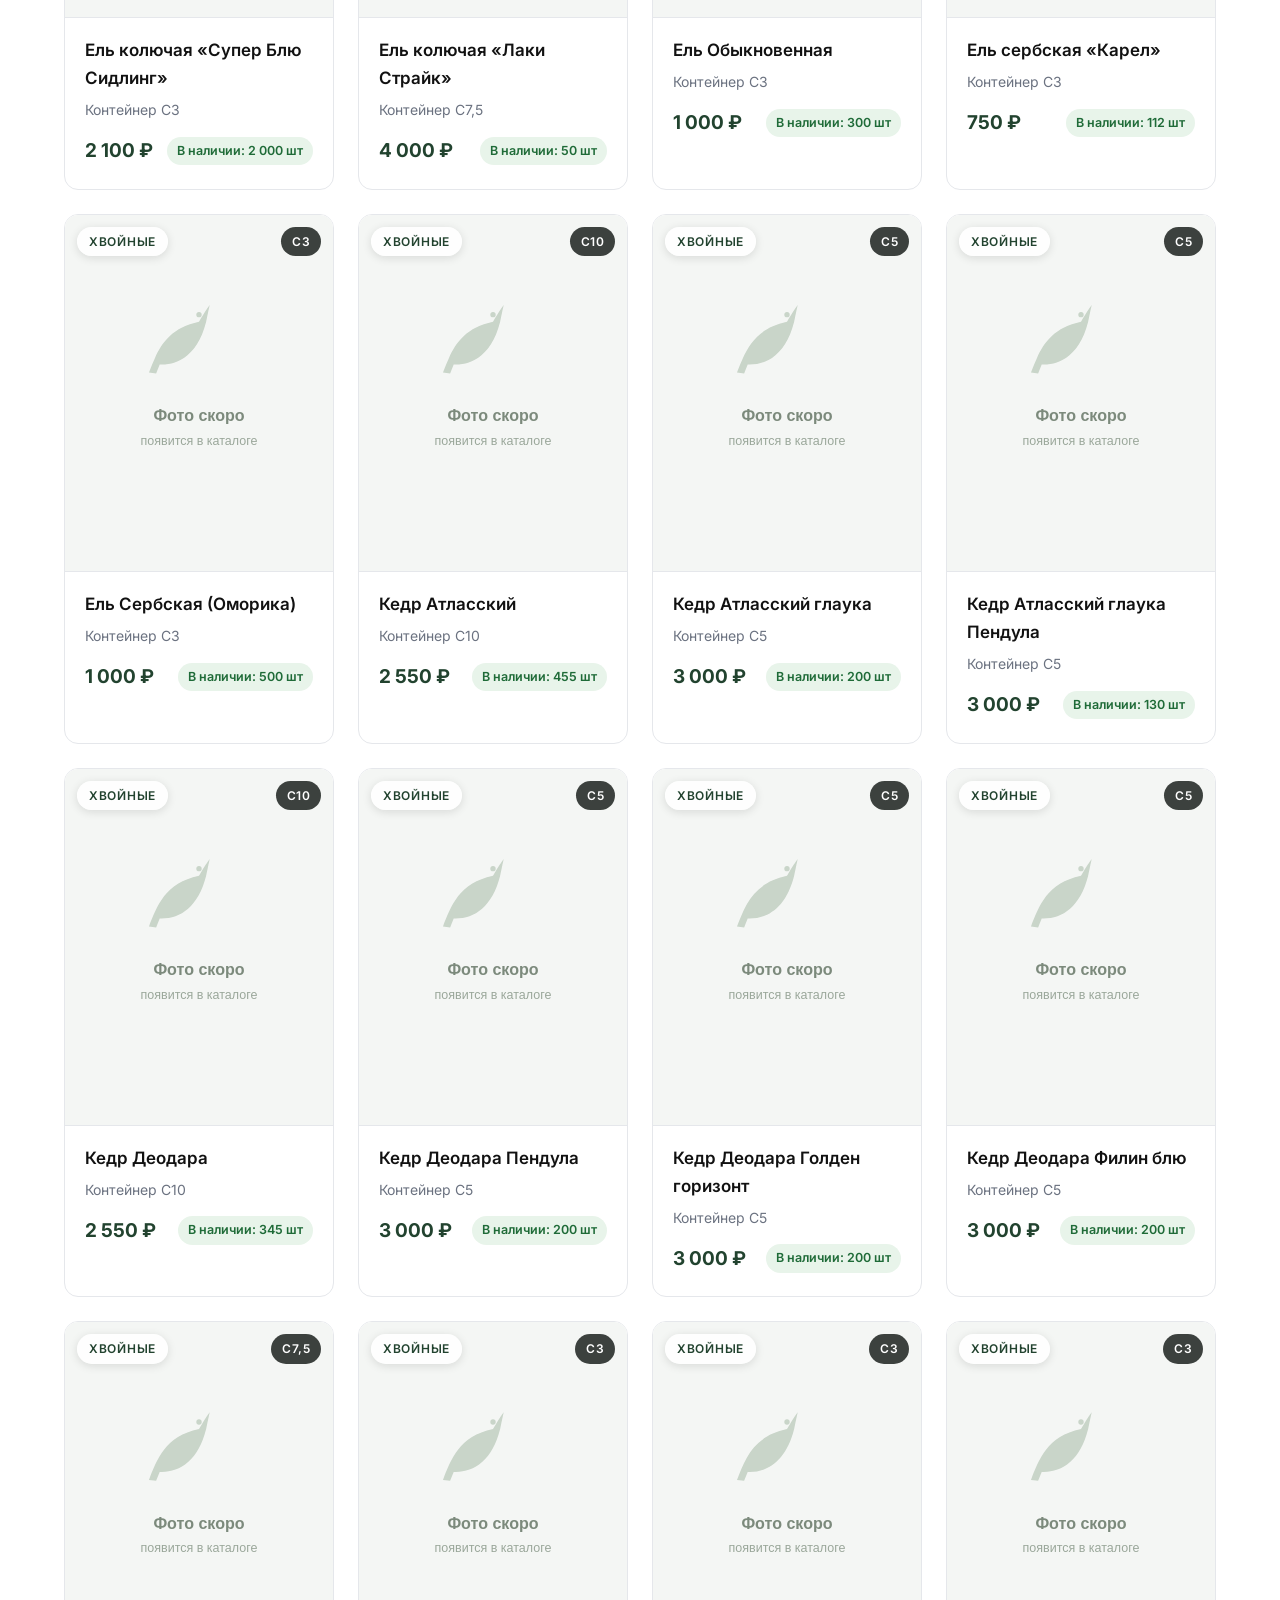
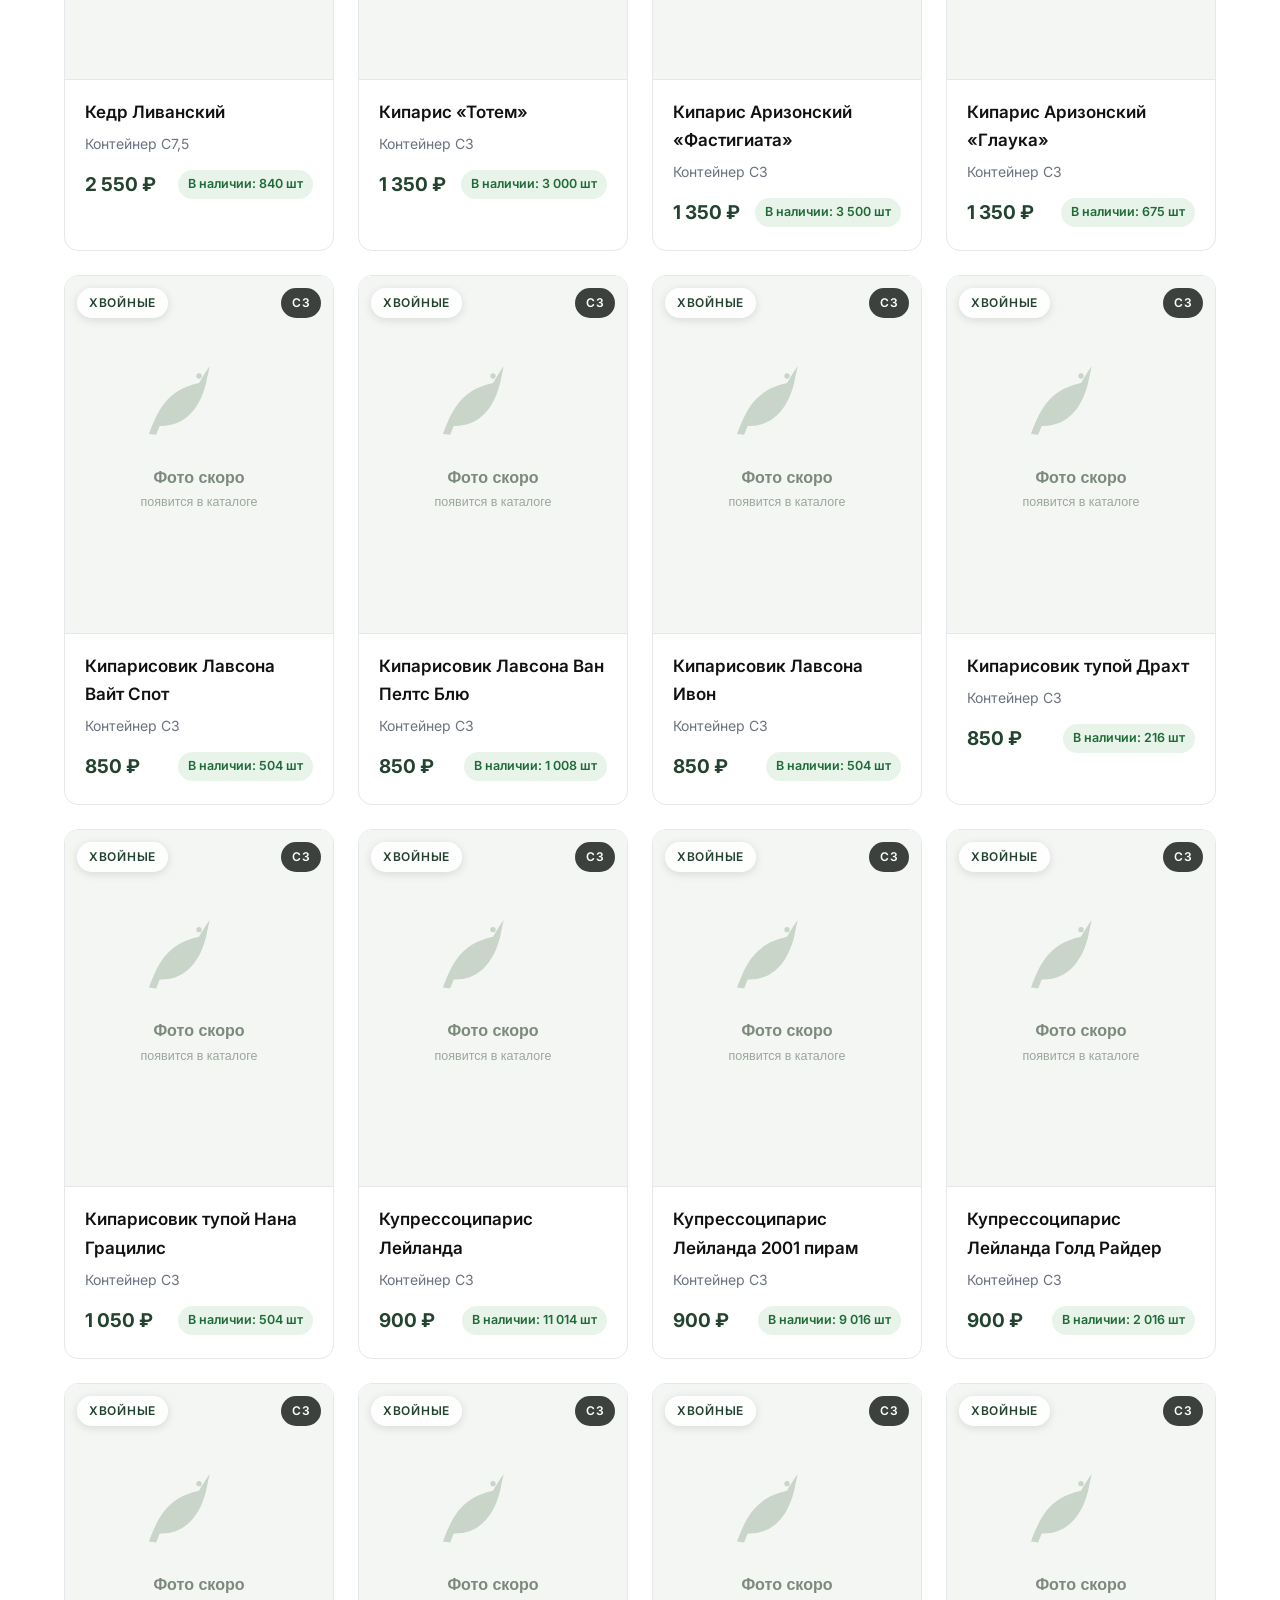
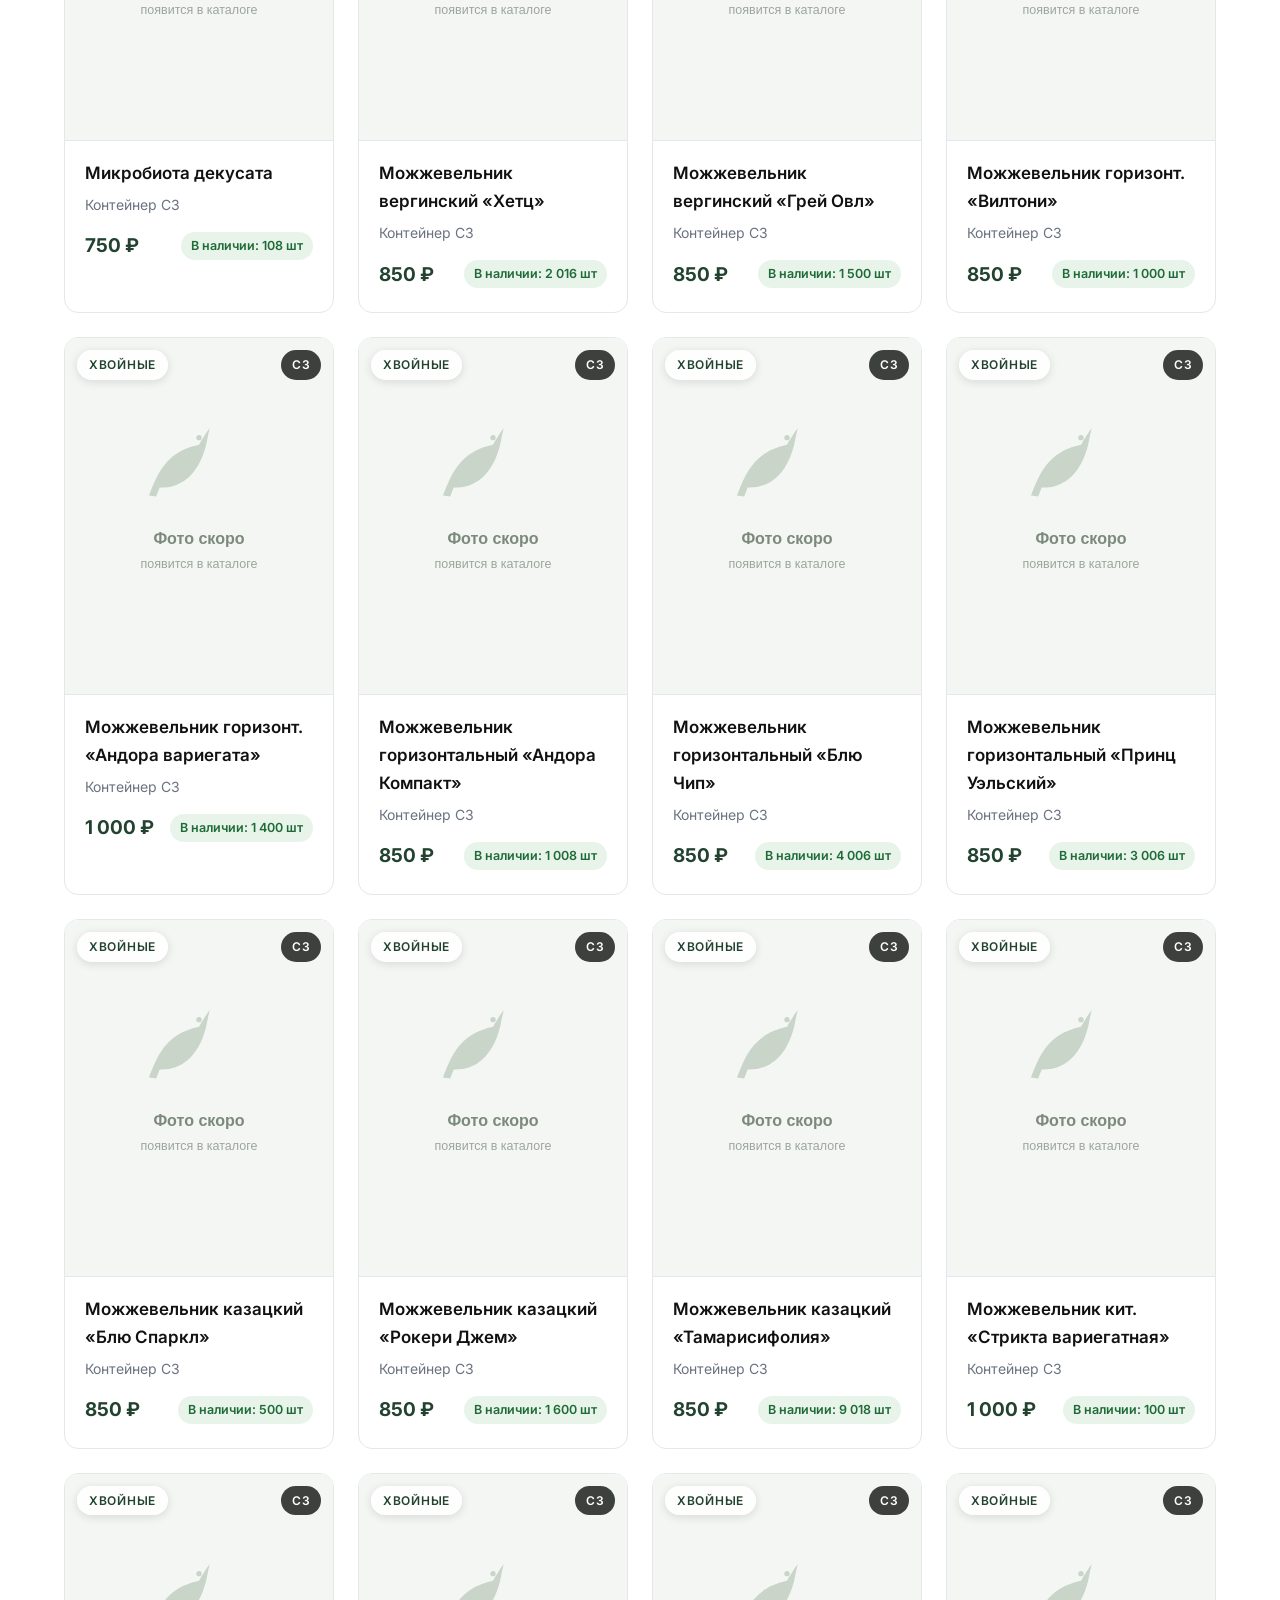
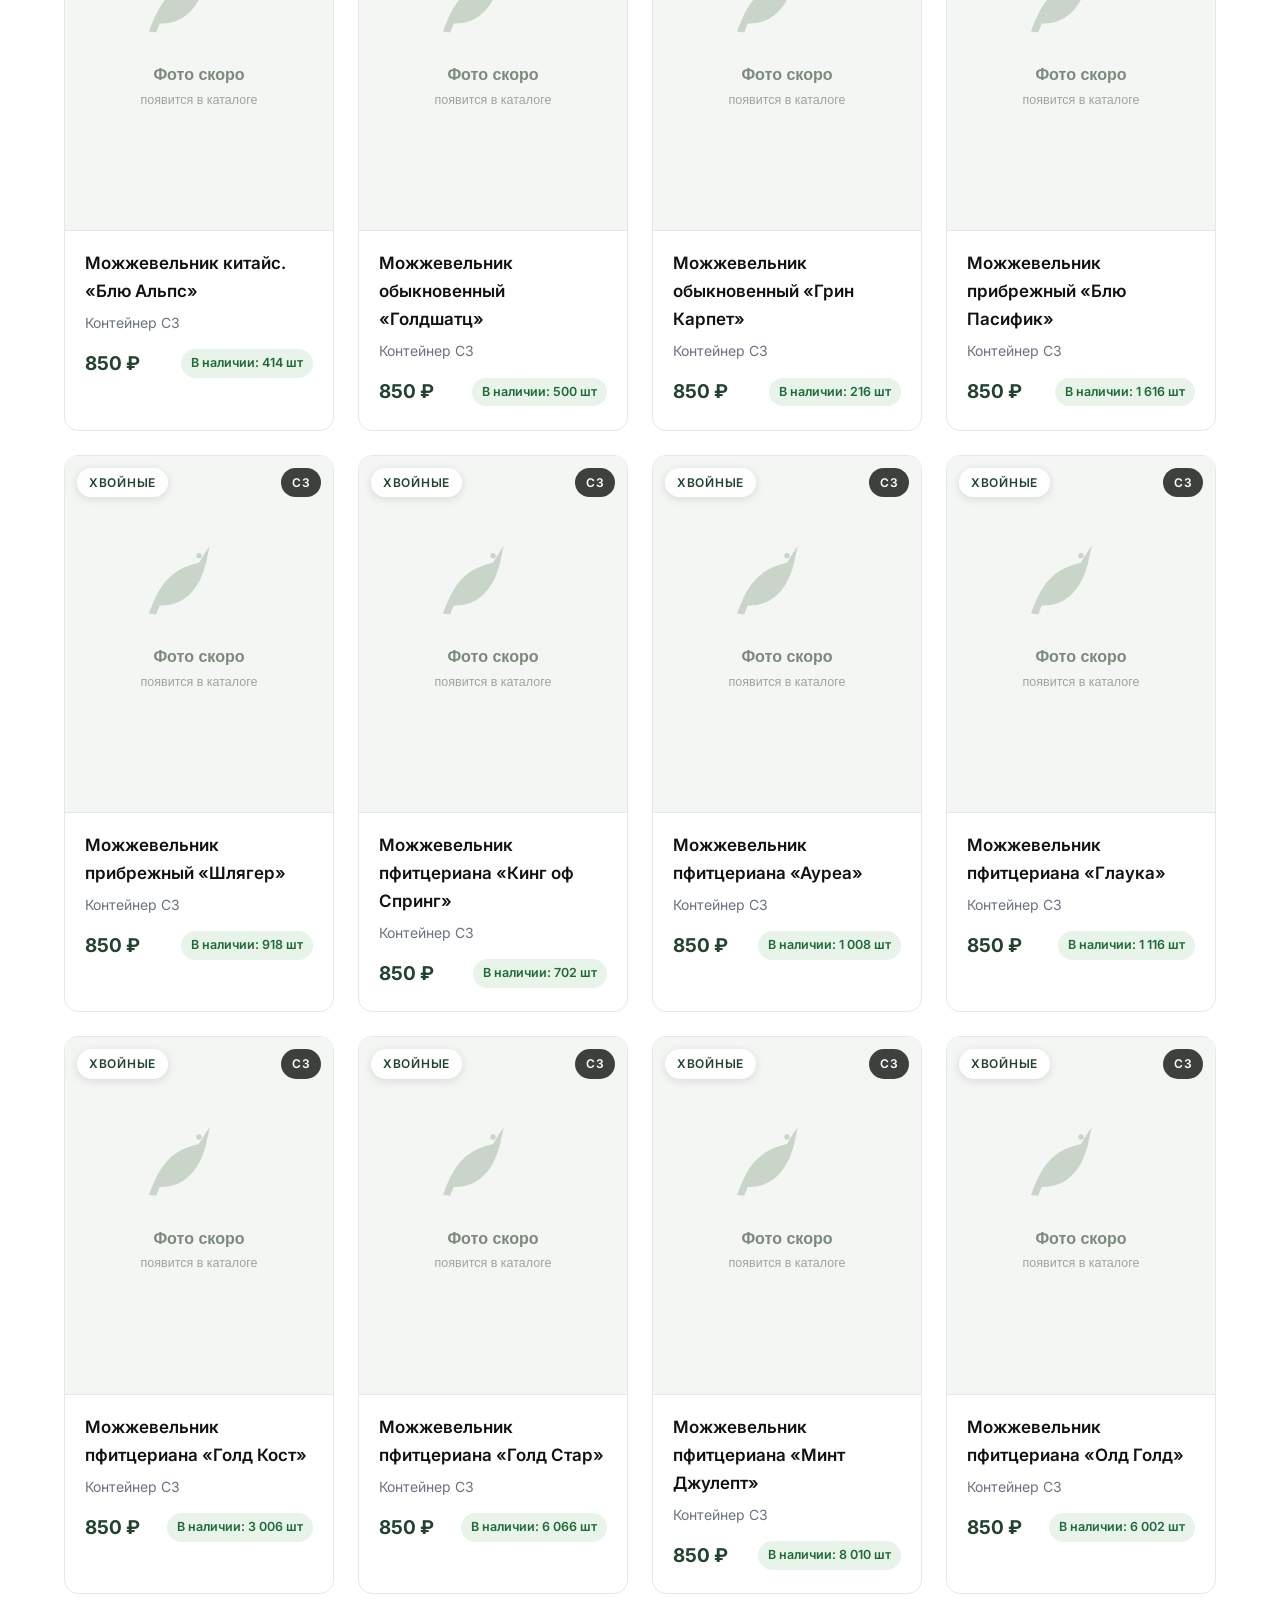
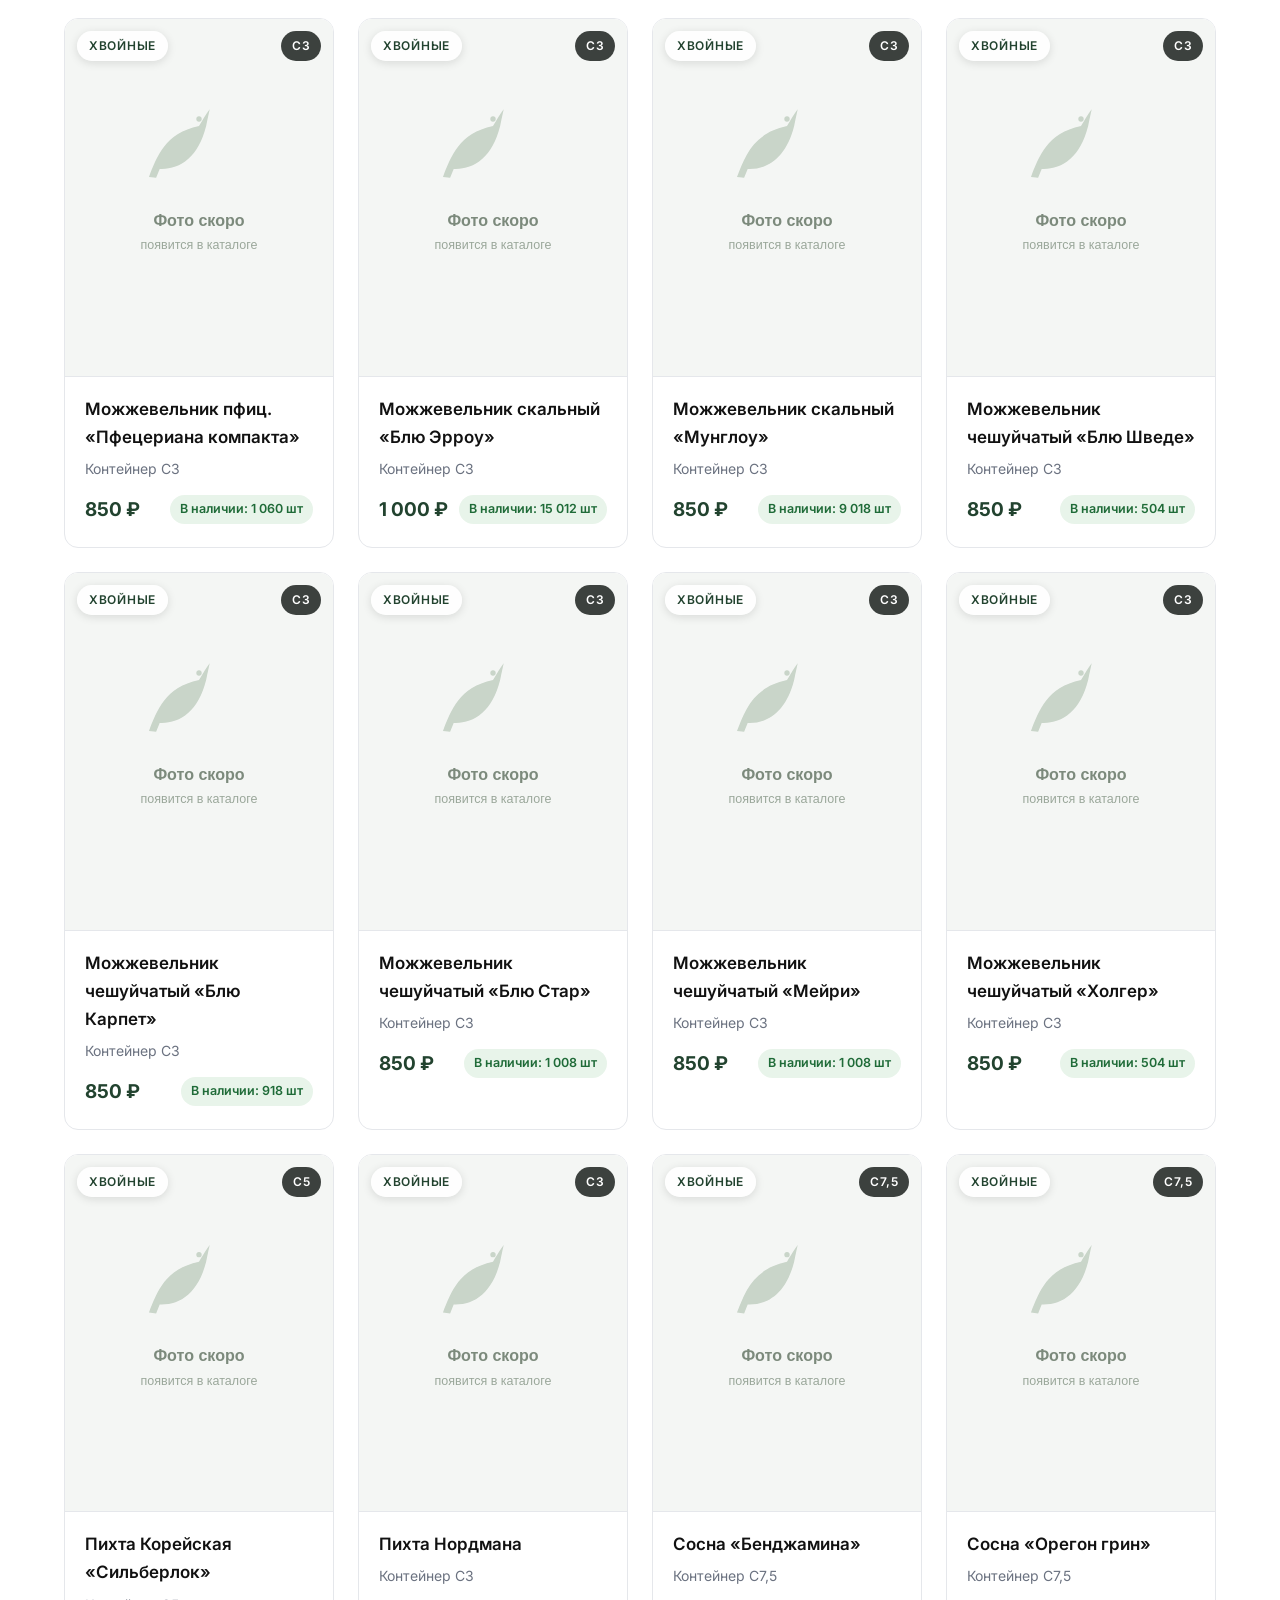
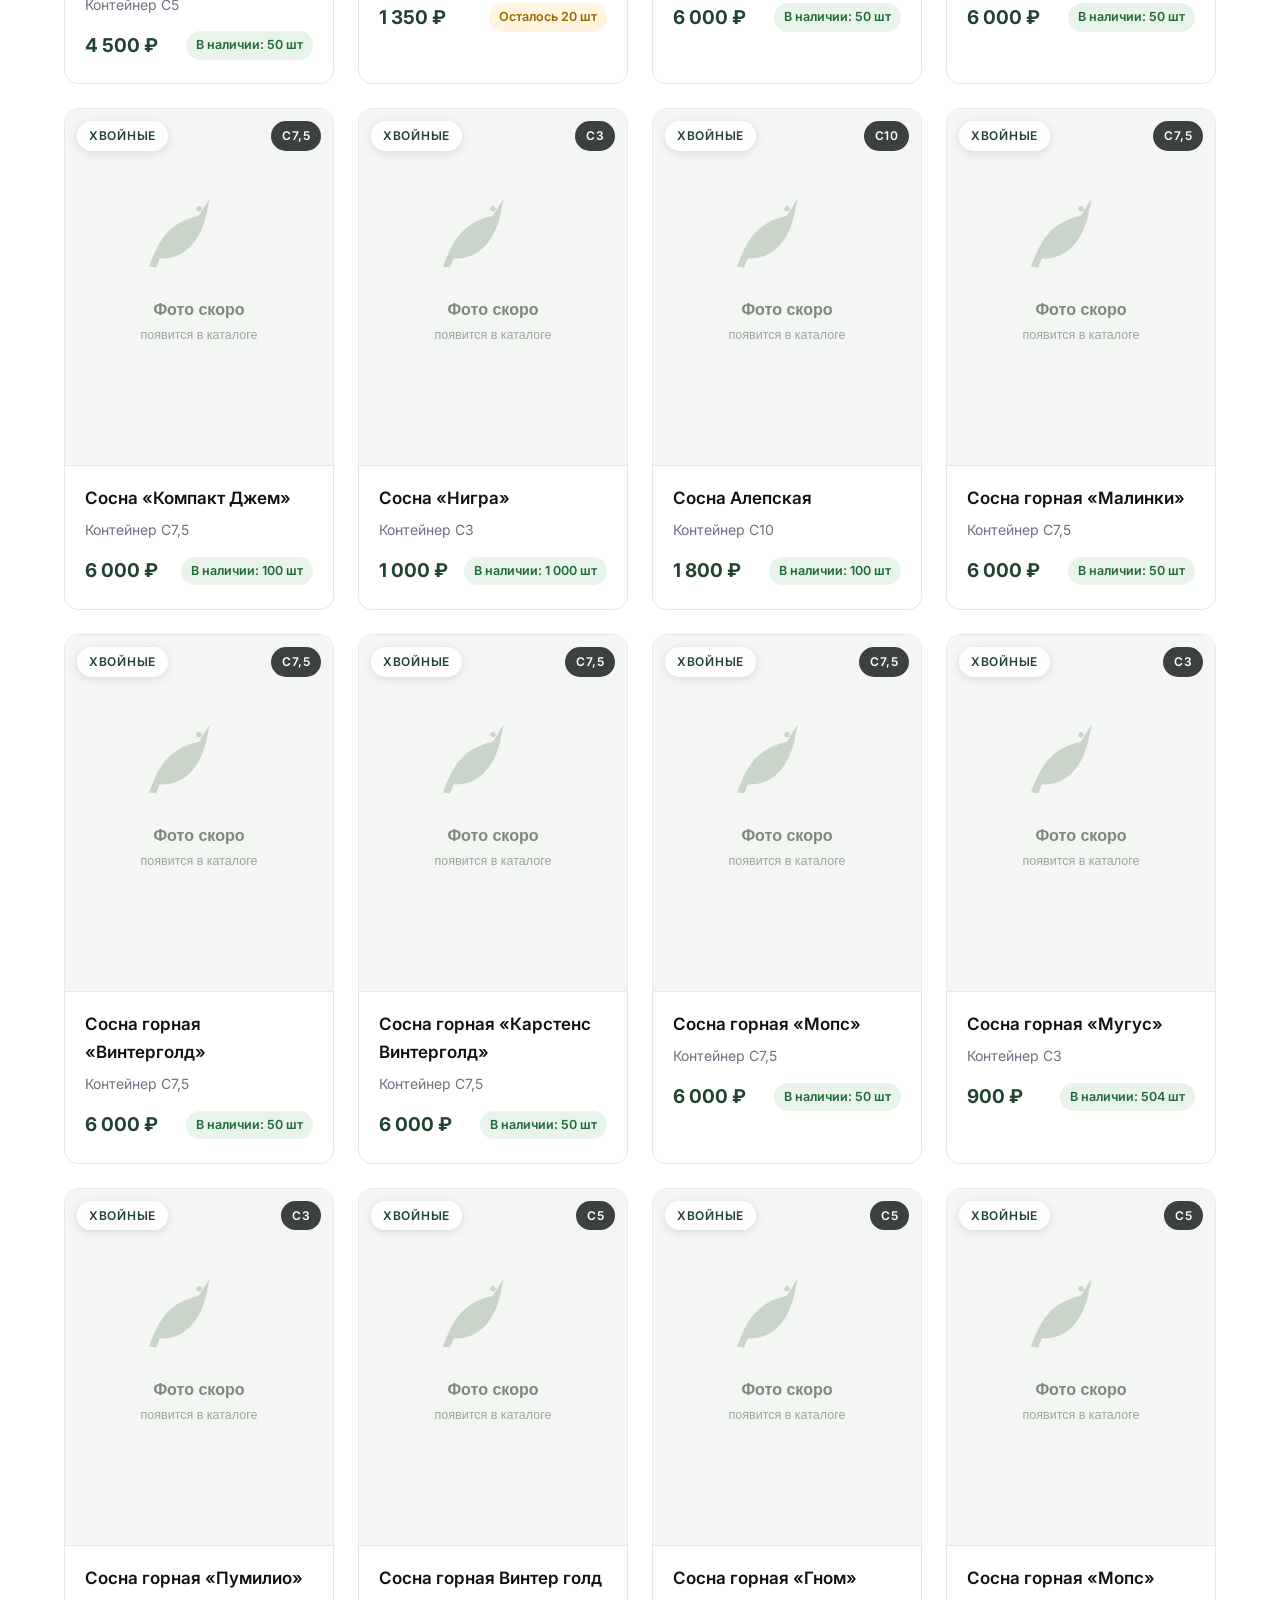
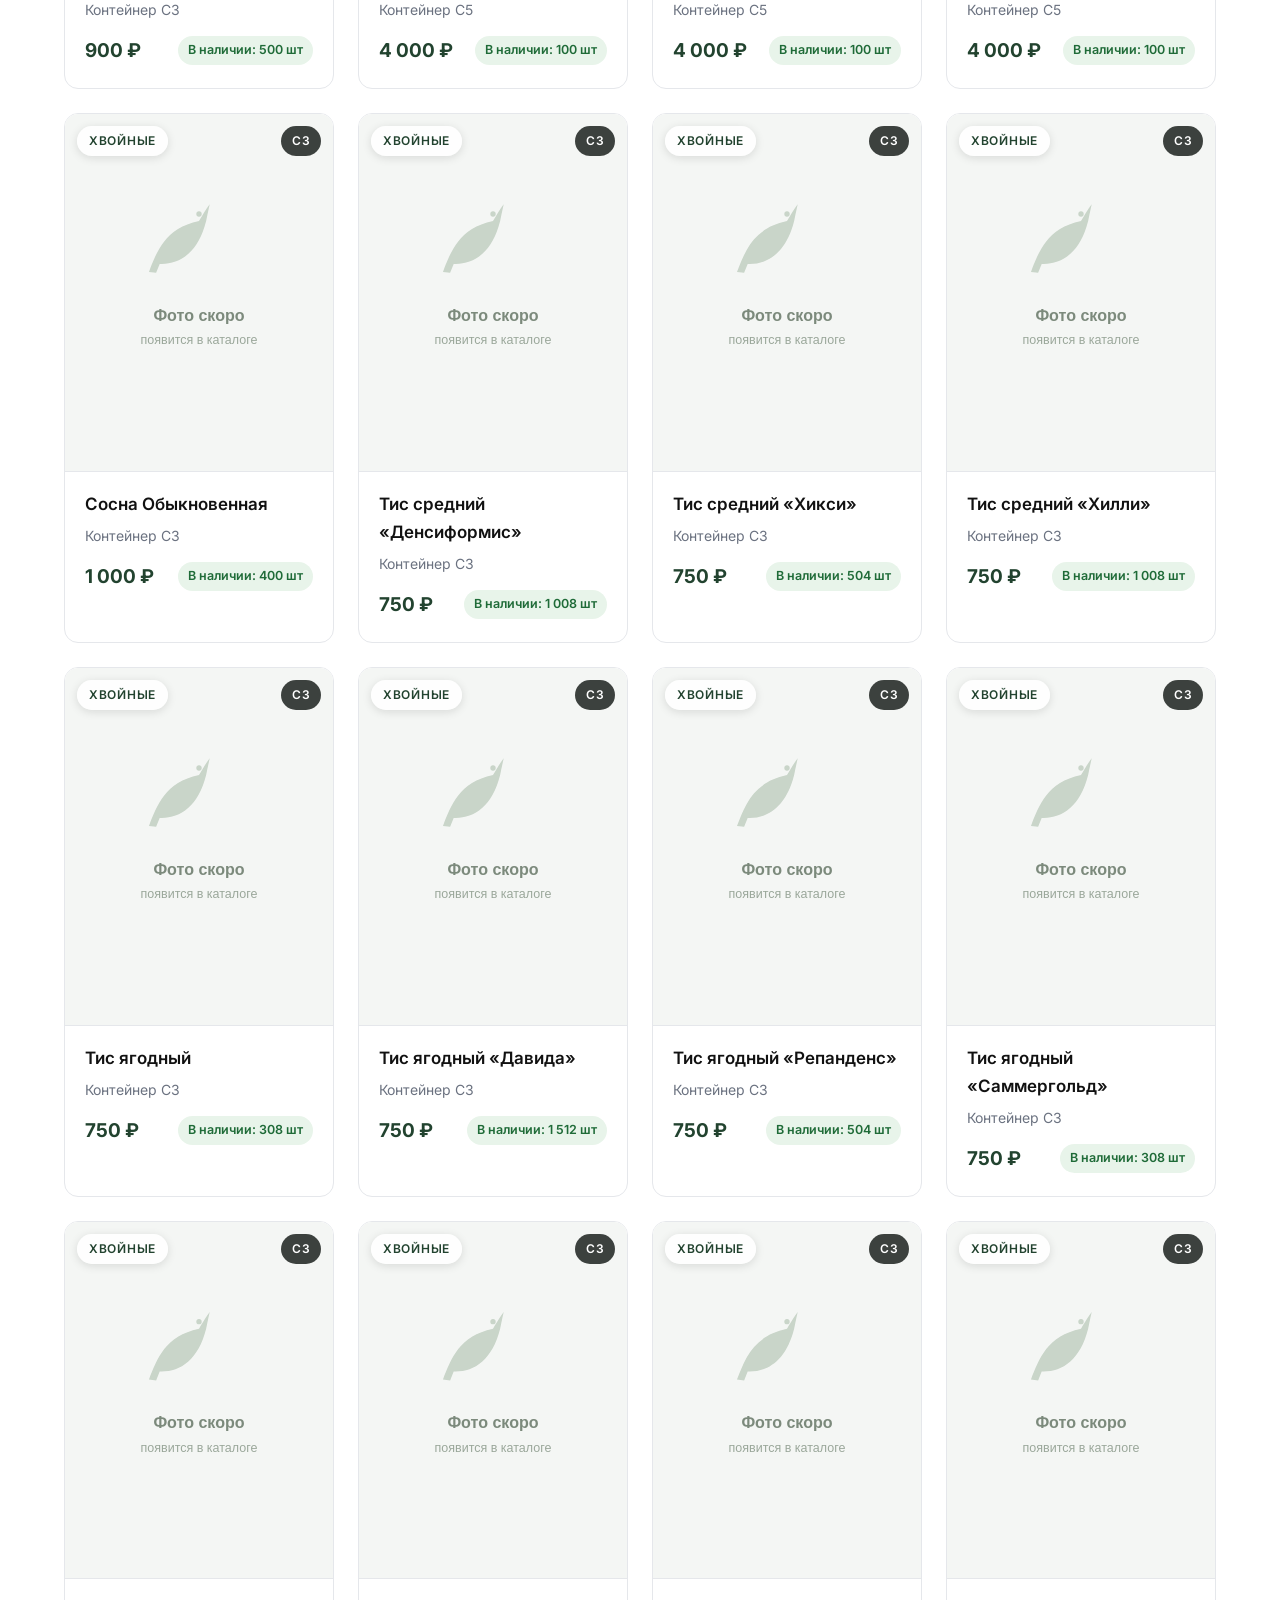
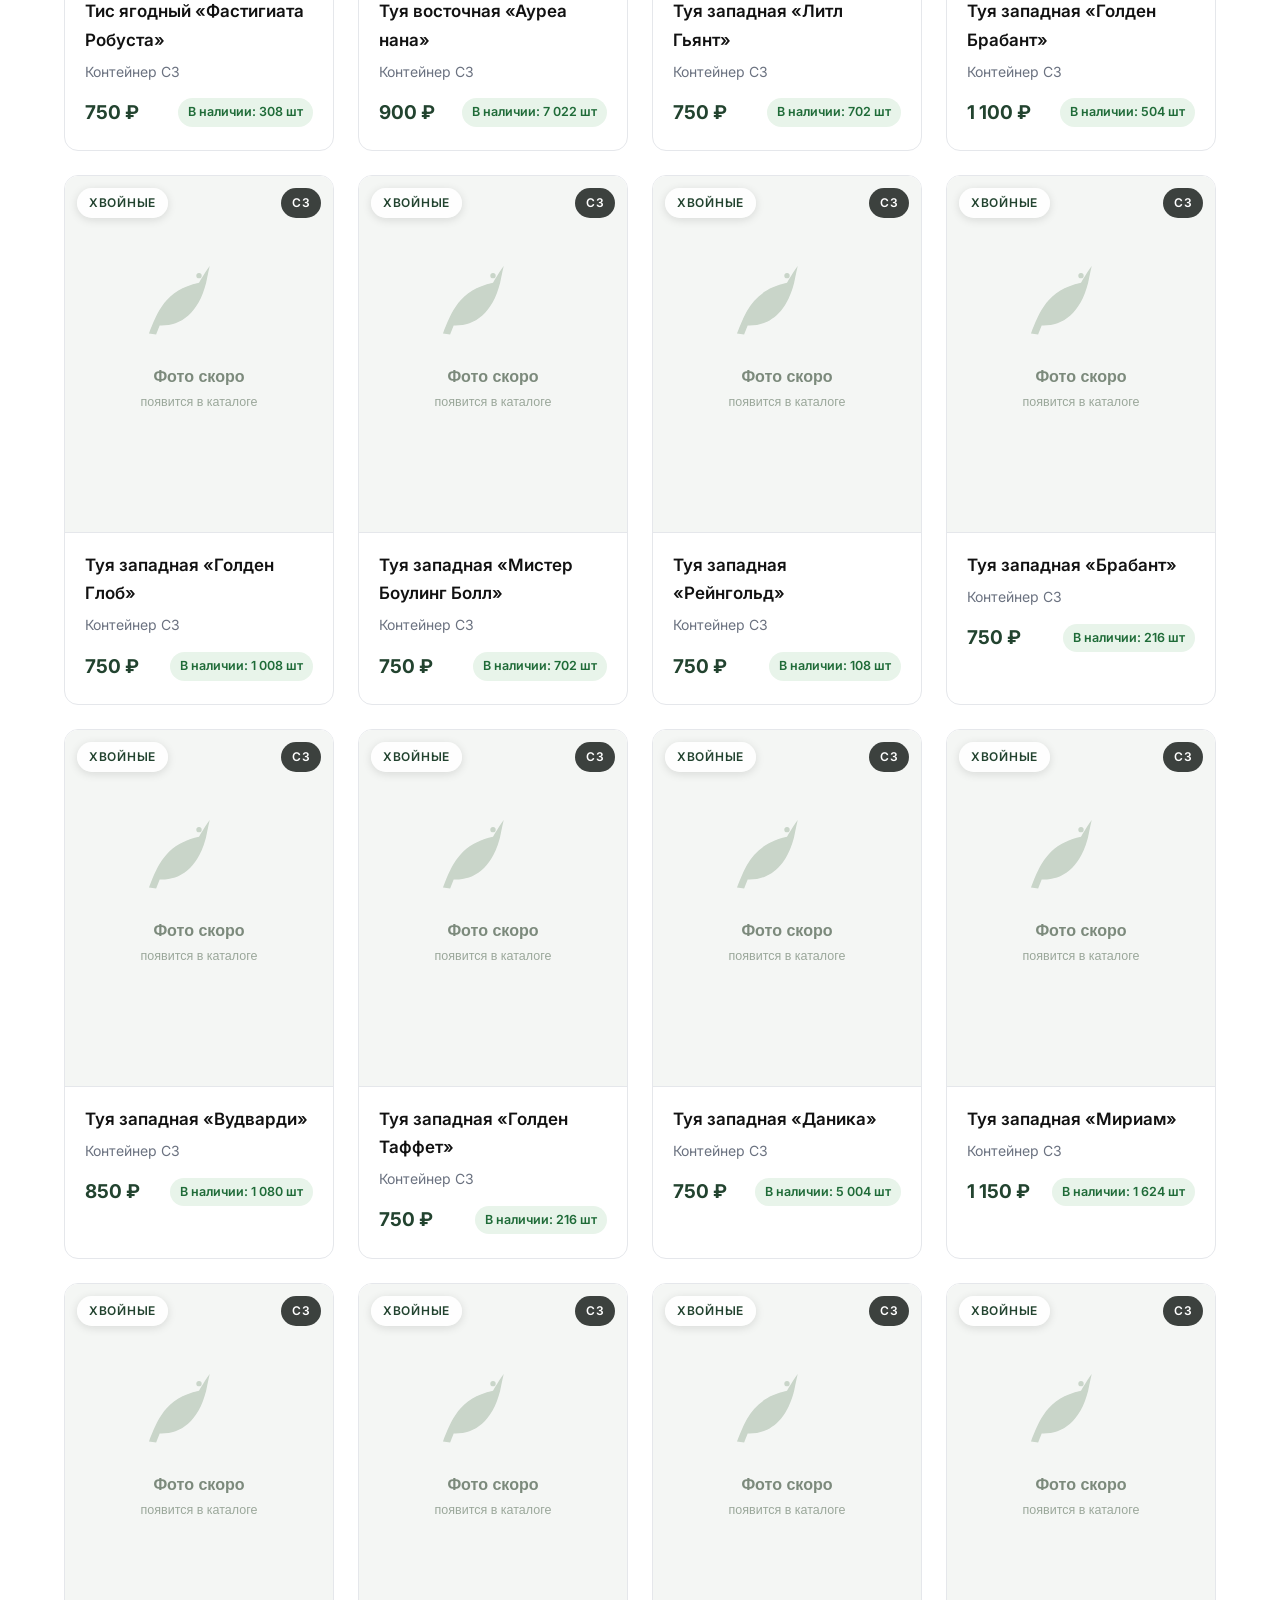
<file: catalog.html>
<!DOCTYPE html>
<html lang="ru">
<head>
<meta charset="UTF-8">
<meta name="viewport" content="width=device-width, initial-scale=1">
<title>Каталог растений — питомник «ДарЛес»</title>
<meta name="description" content="Каталог питомника «ДарЛес»: хвойные, лиственные и многолетние декоративные растения с ценами.">
<link rel="icon" href="images/site/6.jpg">
<link href="https://fonts.googleapis.com/css2?family=Inter:wght@400;500;600;700&display=swap" rel="stylesheet">
<link rel="stylesheet" href="css/style.css">
<link rel="stylesheet" href="css/assistant.css">
</head>
<body>
<div id="site-header"></div>

<section class="page-head">
  <div class="wrap center">
    <div class="crumbs"><a href="index.html">Главная</a> / Каталог</div>
    <h2>Каталог растений</h2>
    <p class="lead">Выберите категорию. Указаны розничные цены за одно растение, размер контейнера и наличие на площадке.\n      Весь ассортимент одним списком — на странице <a href="nalichie.html">«Наличие и цены»</a>.</p>
    <div class="tabs" id="tabs"></div>
  </div>
</section>

<section class="wrap">
  <div class="toolbar">
    <input id="search" type="search" placeholder="Поиск по названию, например: туя">
    <select id="size">
      <option value="">Любой размер</option>
    </select>
    <select id="sort">
      <option value="default">Сортировка: по умолчанию</option>
      <option value="price-asc">Сначала дешевле</option>
      <option value="price-desc">Сначала дороже</option>
      <option value="name">По названию (А–Я)</option>
      <option value="stock">Сначала то, чего много</option>
    </select>
    <label class="check--inline"><input type="checkbox" id="onlyStock"> Только в наличии</label>
    <span class="count" id="count"></span>
  </div>
  <div class="grid" id="grid"></div>
  <div class="empty" id="empty" style="display:none">Ничего не найдено. Попробуйте изменить запрос.</div>
</section>

<section class="section center">
  <div class="wrap">
    <h2>Не нашли нужное растение?</h2>
    <p class="lead">В питомнике более 350 сортов — часть ассортимента доступна под заказ. Позвоните, и мы подберём.</p>
    <div style="margin-top:26px;display:flex;gap:14px;justify-content:center;flex-wrap:wrap">
      <a class="btn" href="tel:+79781049236">Позвонить</a>
      <a class="btn btn--ghost" href="https://t.me/darles_garden" target="_blank" rel="noopener">Написать в Telegram</a>
    </div>
  </div>
</section>

<div id="site-footer"></div>

<script src="js/products.js"></script>
<script src="js/site.js"></script>
<script>
renderHeader(); renderFooter();

const params = new URLSearchParams(location.search);
let current = params.get("cat") && CATEGORIES[params.get("cat")] ? params.get("cat") : "hvoynye";

const tabsEl = document.getElementById("tabs");
tabsEl.innerHTML = Object.entries(CATEGORIES).map(([key, c]) =>
  `<button class="tab" data-cat="${key}"><img src="${c.icon}" alt="${c.title}">${c.title}</button>`).join("");

tabsEl.addEventListener("click", e => {
  const b = e.target.closest(".tab"); if (!b) return;
  current = b.dataset.cat;
  history.replaceState(null, "", "?cat=" + current);
  render();
});
document.getElementById("search").addEventListener("input", render);
document.getElementById("sort").addEventListener("change", render);
document.getElementById("size").addEventListener("change", render);
document.getElementById("onlyStock").addEventListener("change", render);

/* список размеров контейнеров из каталога */
const sizeSel = document.getElementById("size");
sizeSel.insertAdjacentHTML("beforeend",
  [...new Set(PRODUCTS.map(p => p.size).filter(Boolean))]
    .sort((a, b) => parseFloat(a.replace(/[^\d,]/g, "").replace(",", ".")) -
                    parseFloat(b.replace(/[^\d,]/g, "").replace(",", ".")))
    .map(s => `<option value="${s}">${s}</option>`).join(""));

function render() {
  [...tabsEl.children].forEach(t => t.classList.toggle("active", t.dataset.cat === current));
  const q = document.getElementById("search").value.trim().toLowerCase();
  const sizeVal = document.getElementById("size").value;
  const only = document.getElementById("onlyStock").checked;
  let list = PRODUCTS.filter(p => p.category === current);
  if (sizeVal) list = list.filter(p => p.size === sizeVal);
  if (only) list = list.filter(p => Number(p.stock) > 0);
  if (q) list = list.filter(p => (p.name + " " + (p.short || "") + " " + (p.size || "")).toLowerCase().includes(q));
  const s = document.getElementById("sort").value;
  if (s === "price-asc") list.sort((a, b) => a.price - b.price);
  if (s === "price-desc") list.sort((a, b) => b.price - a.price);
  if (s === "name") list.sort((a, b) => a.name.localeCompare(b.name, "ru"));
  if (s === "stock") list.sort((a, b) => (Number(b.stock) || 0) - (Number(a.stock) || 0));
  document.getElementById("grid").innerHTML = list.map(cardHTML).join("");
  document.getElementById("empty").style.display = list.length ? "none" : "block";
  document.getElementById("count").textContent = list.length + " " +
    (list.length % 10 === 1 && list.length % 100 !== 11 ? "растение" : "растений");
}
render();
</script>
<script src="js/assistant.js" defer></script>
</body>
</html>
</file>
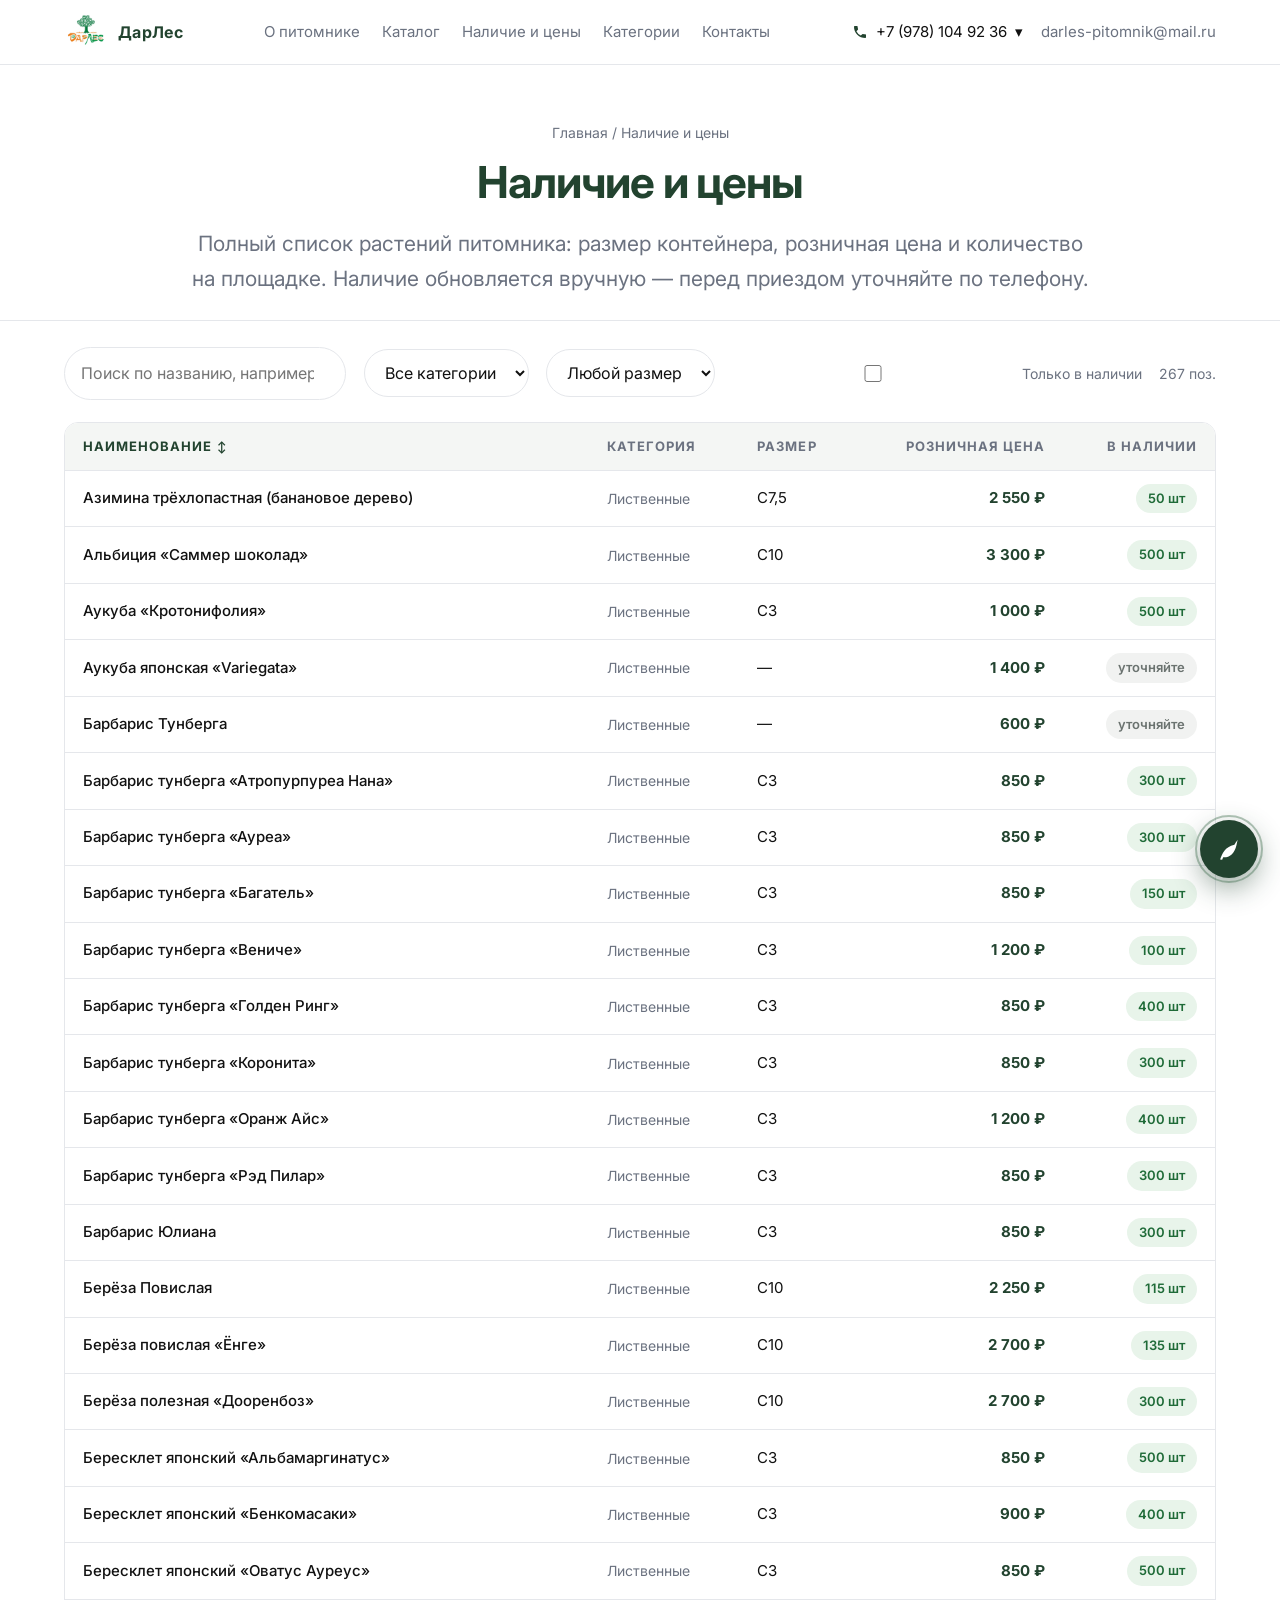
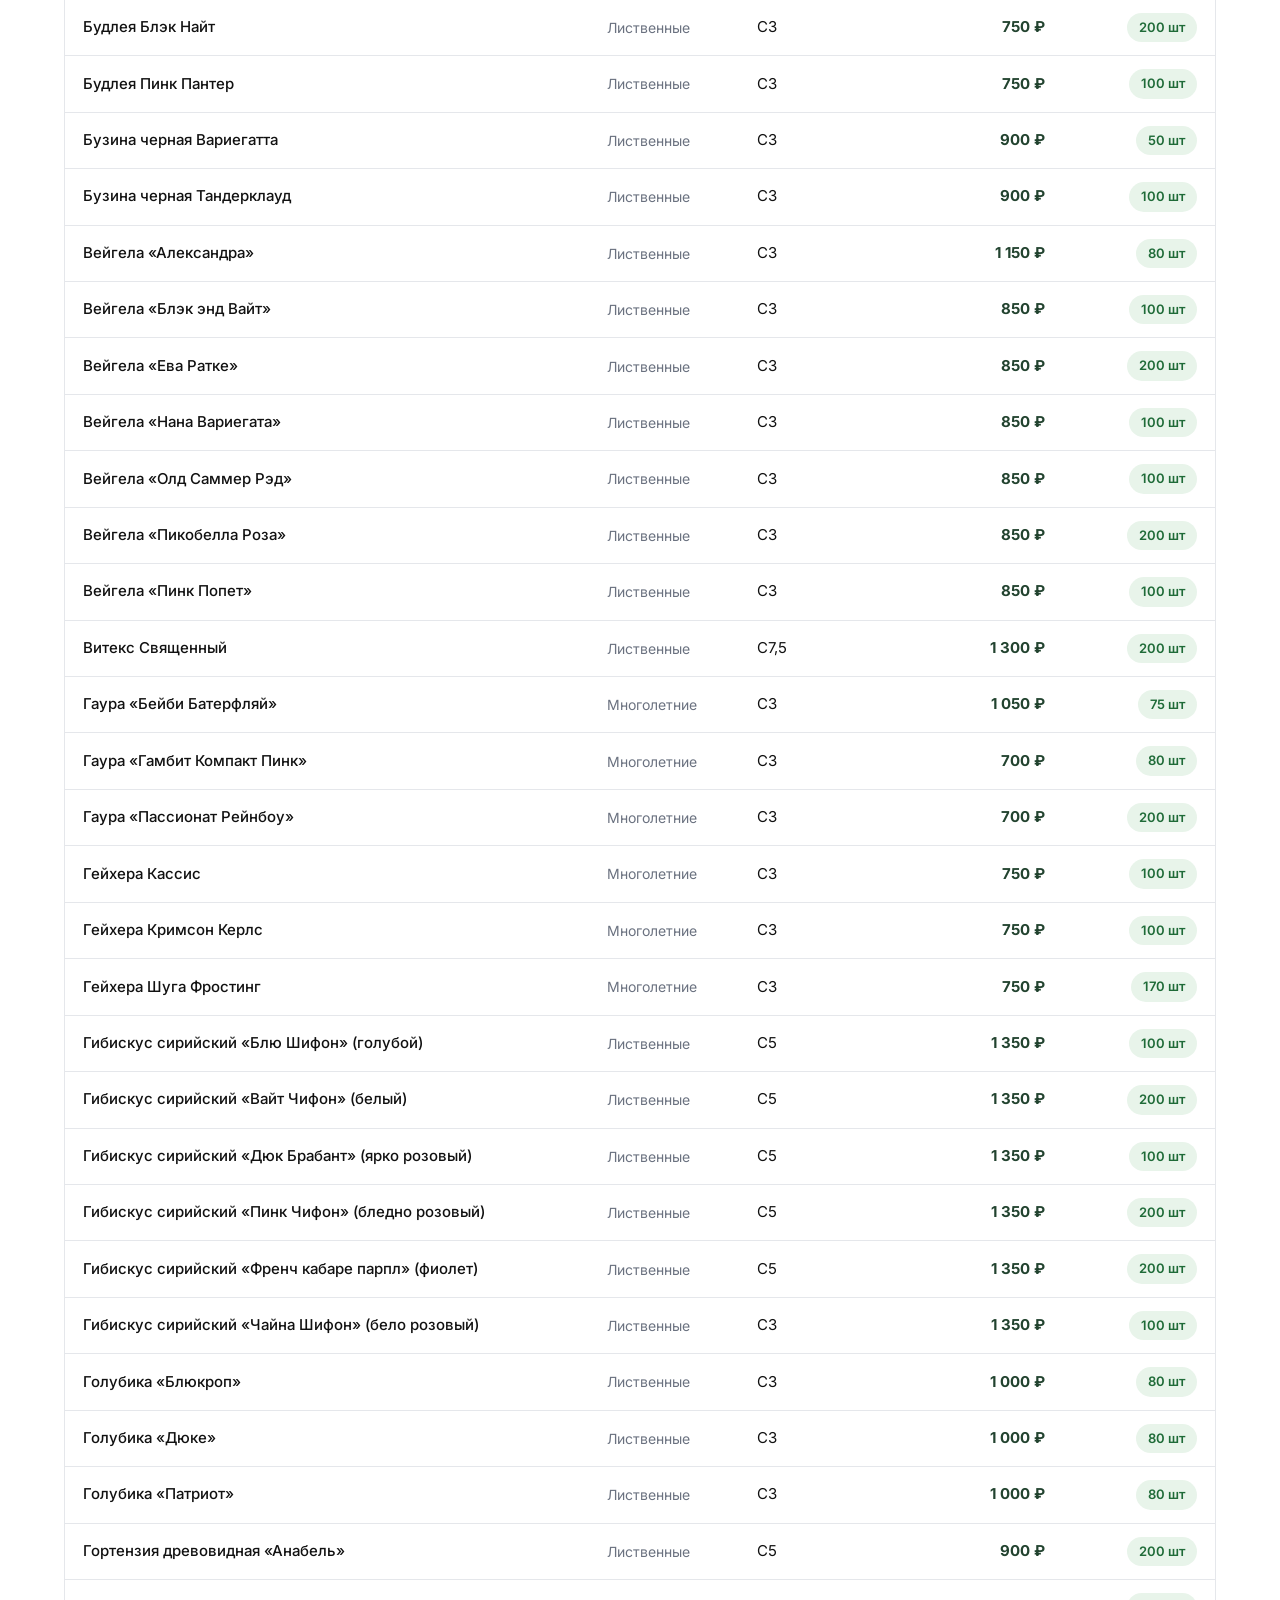
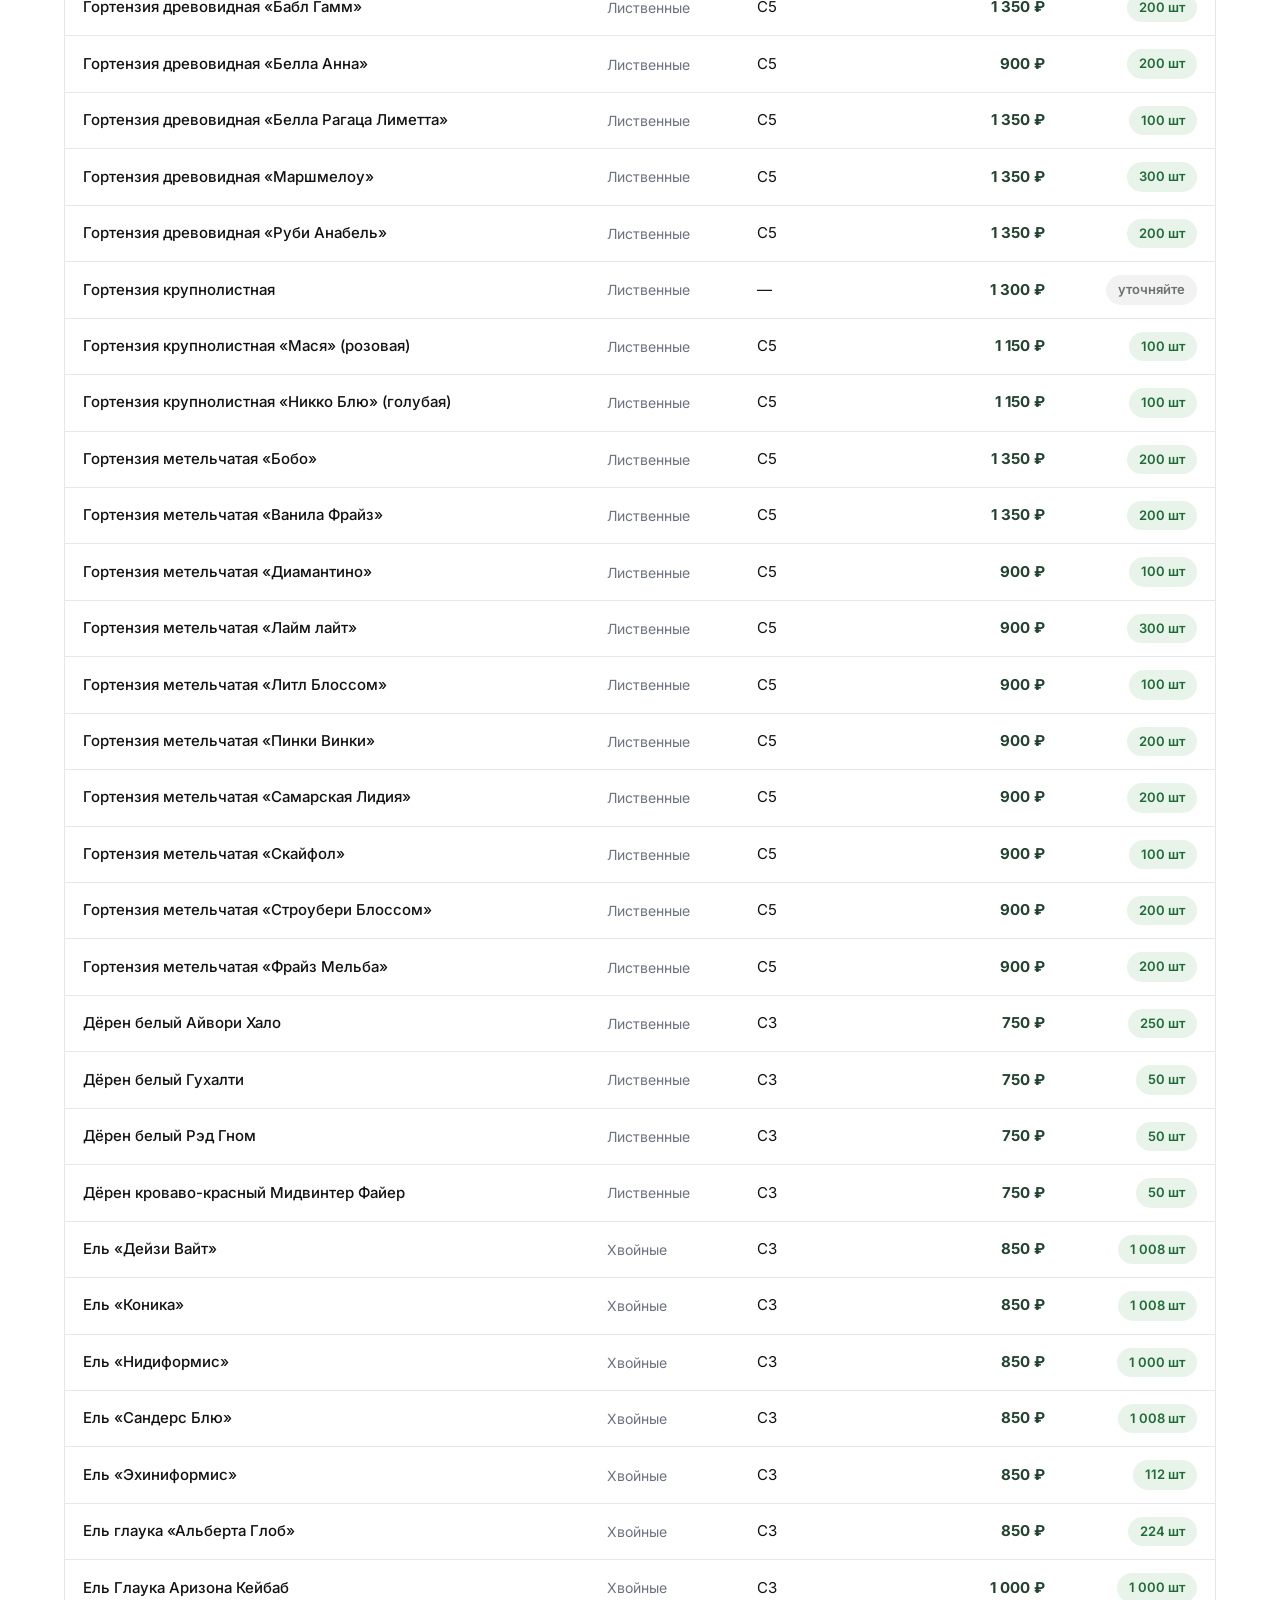
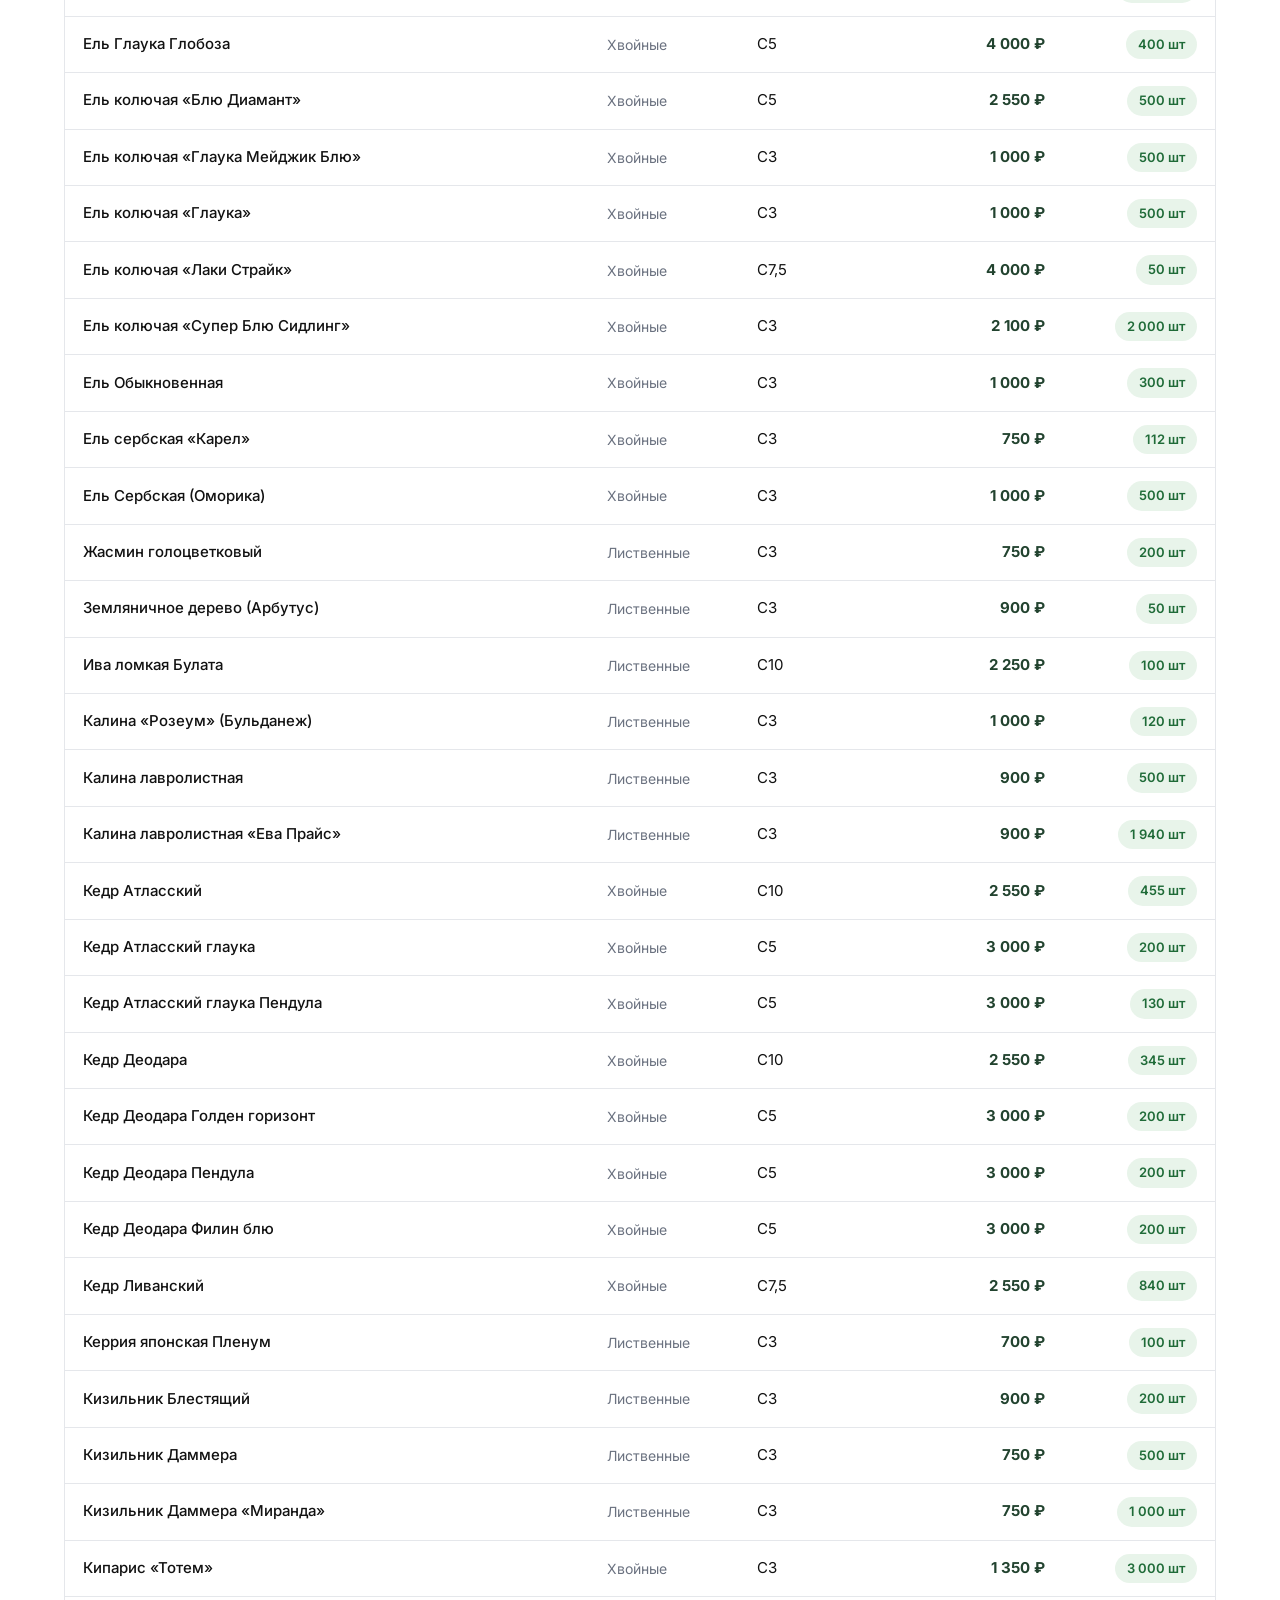
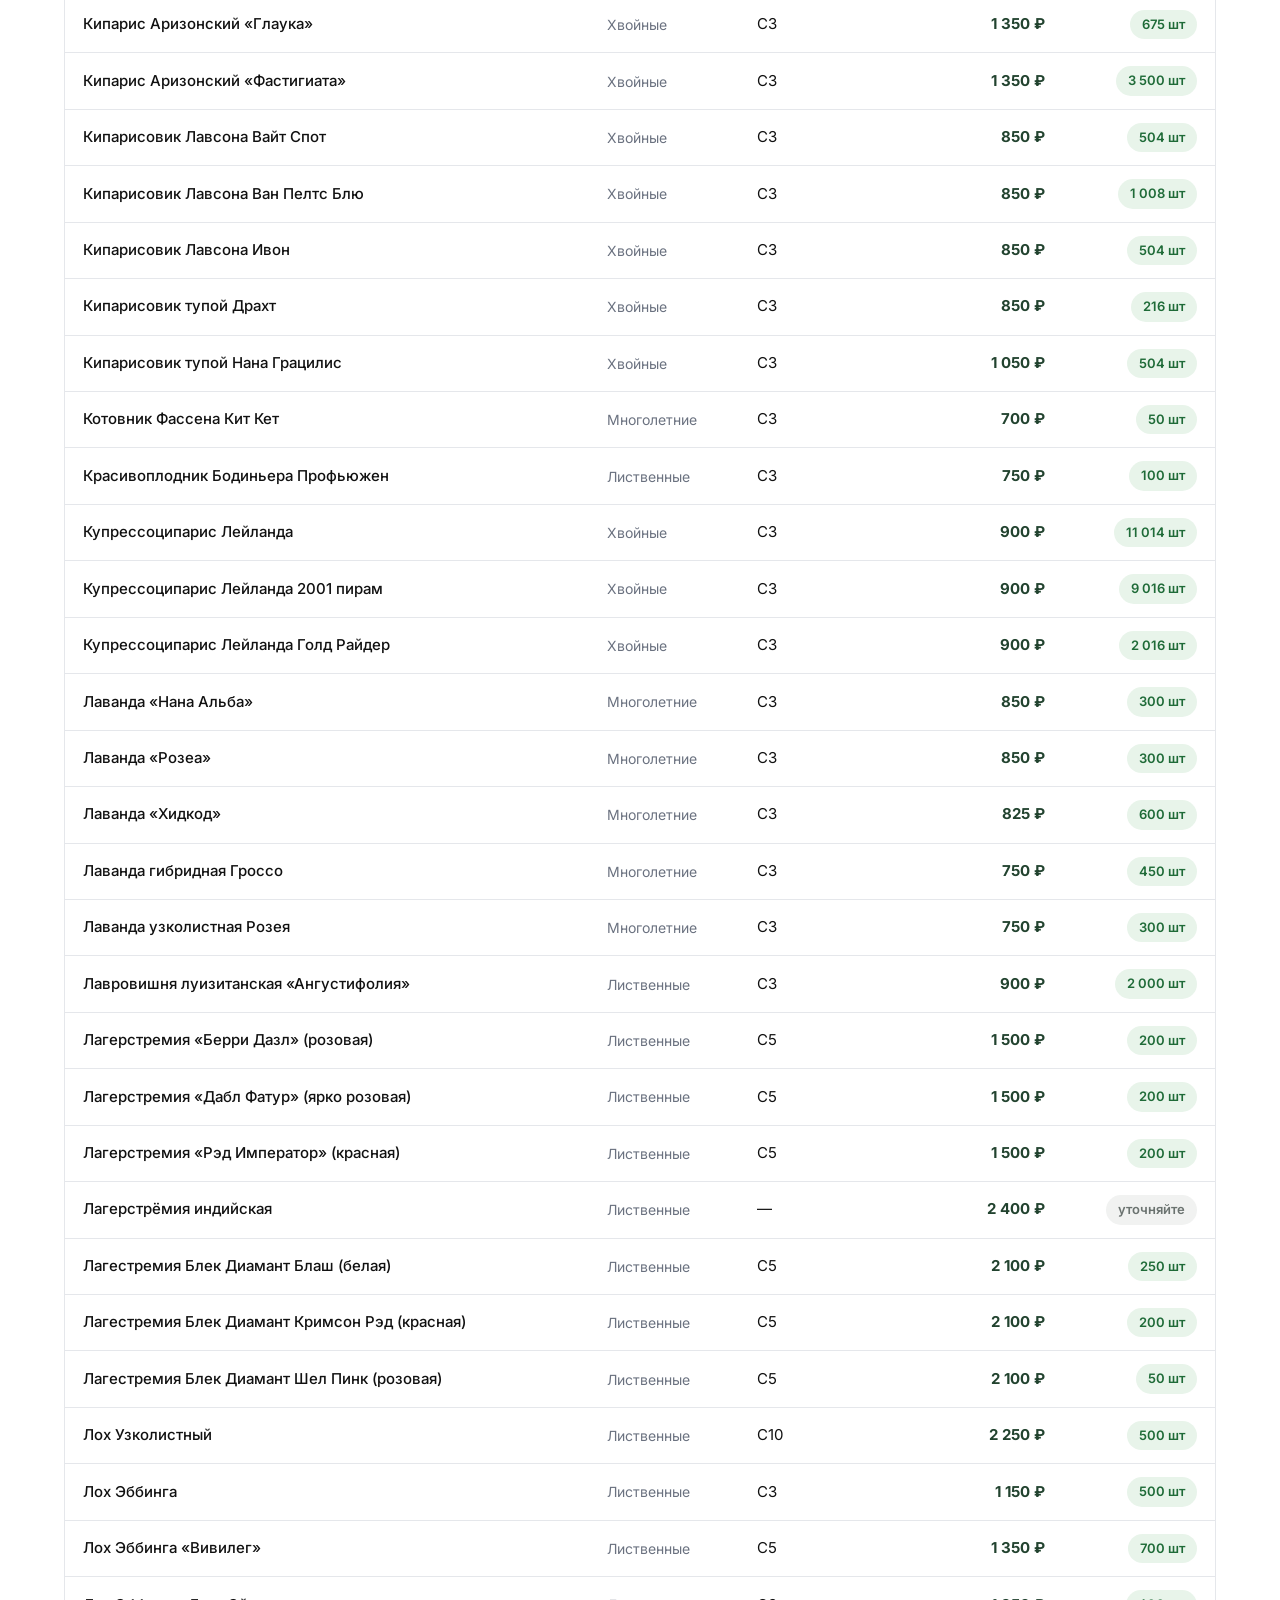
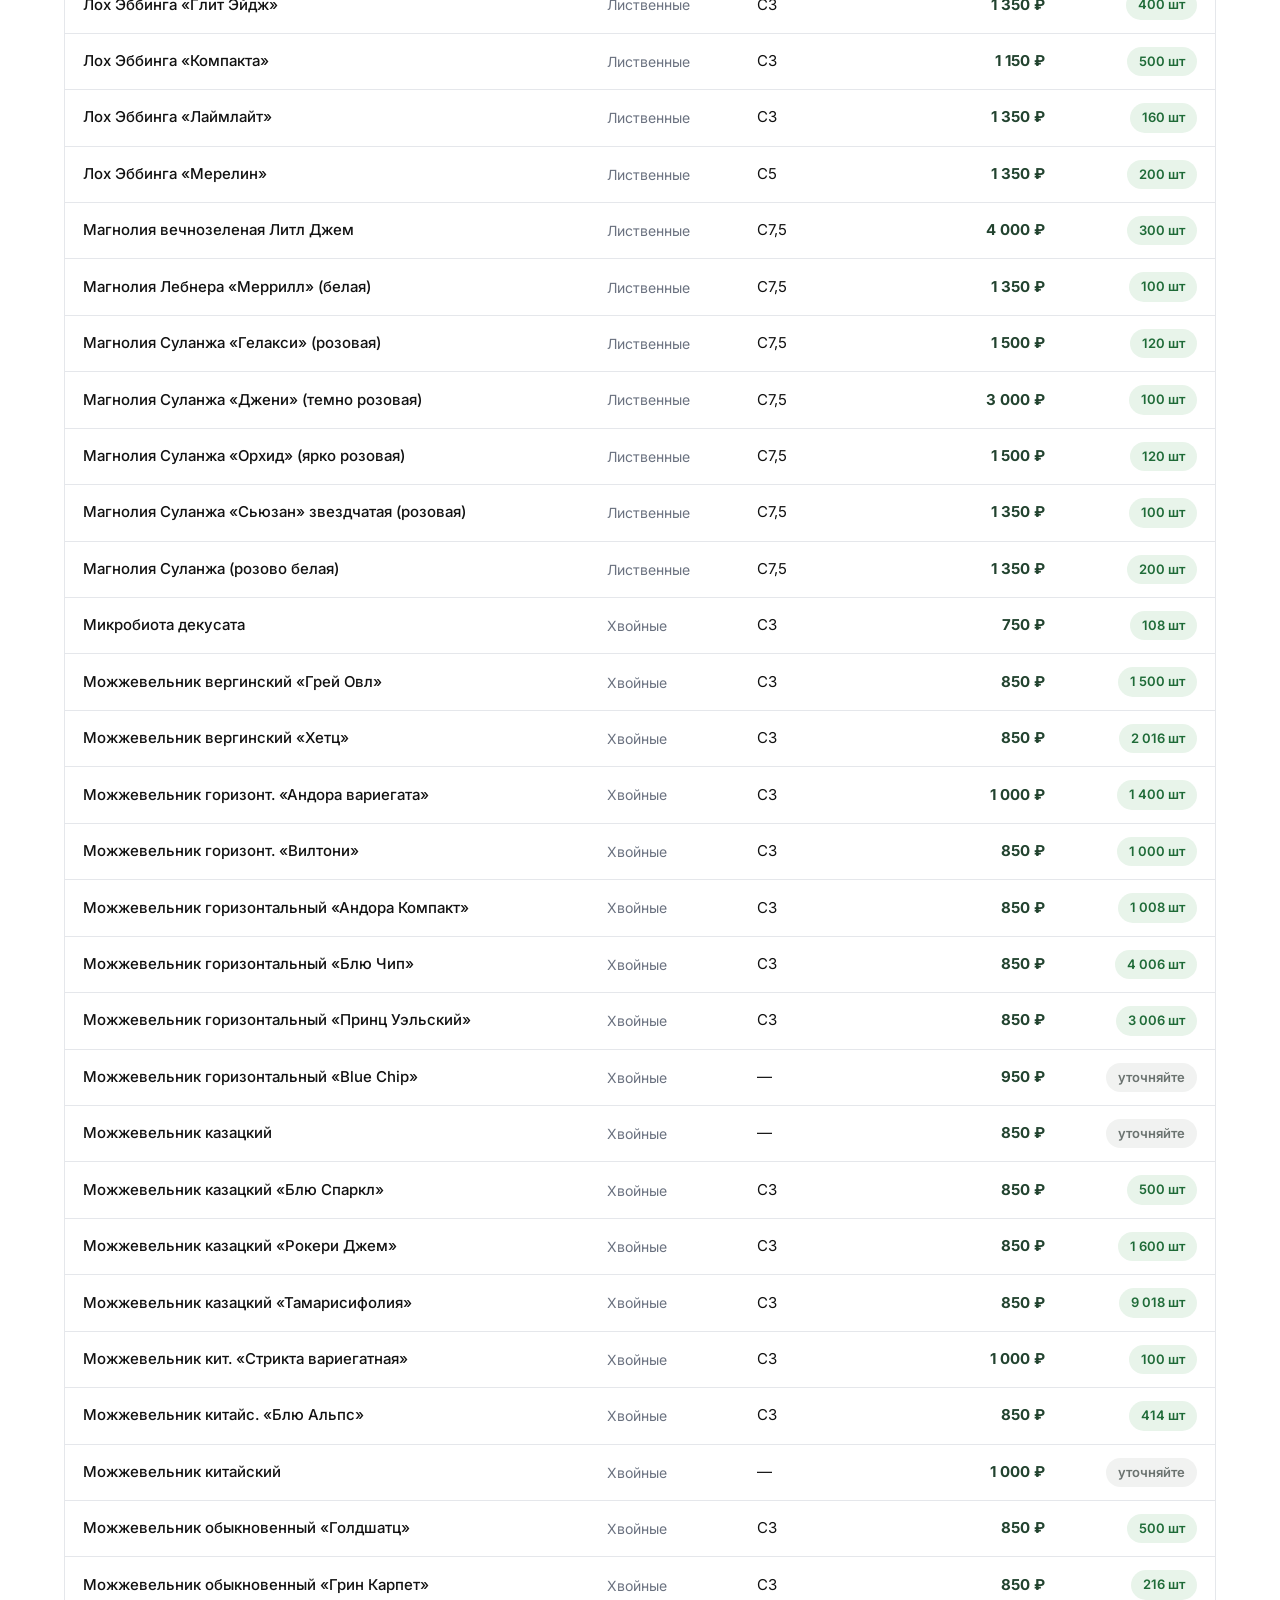
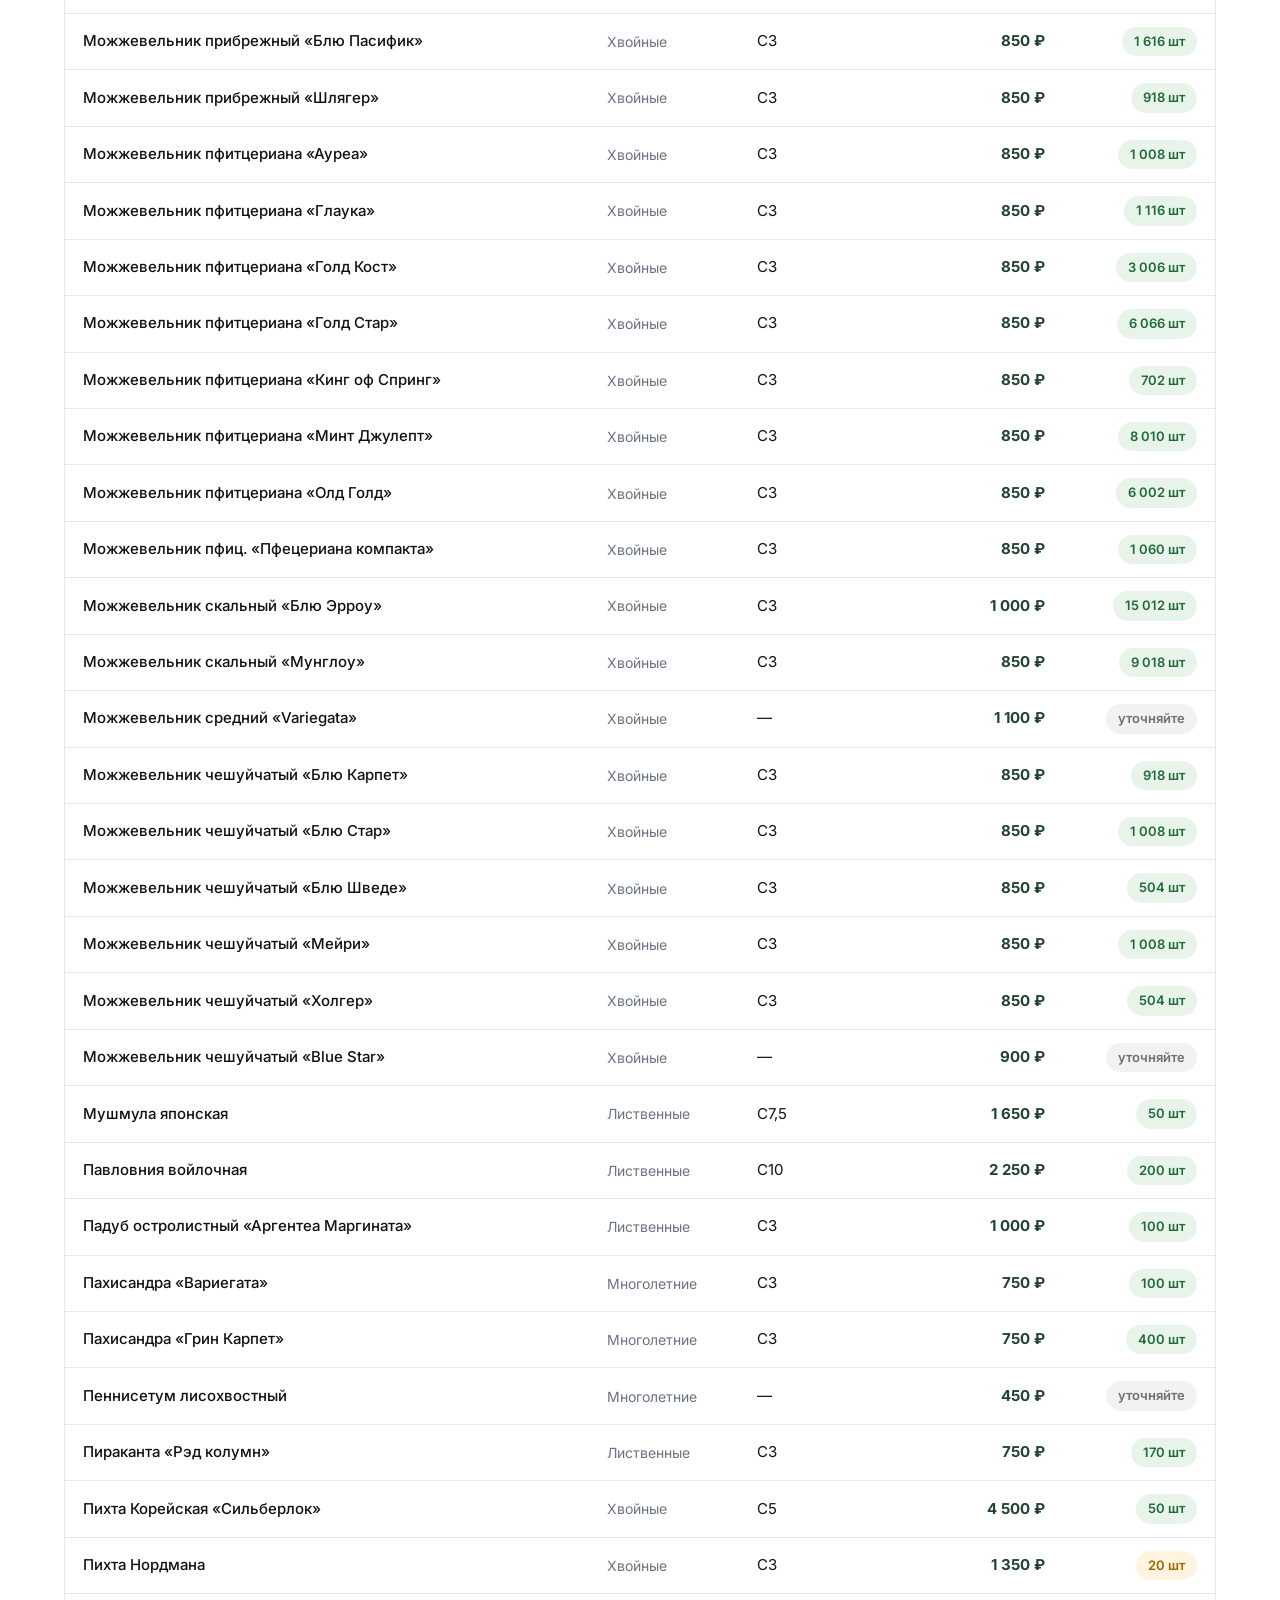
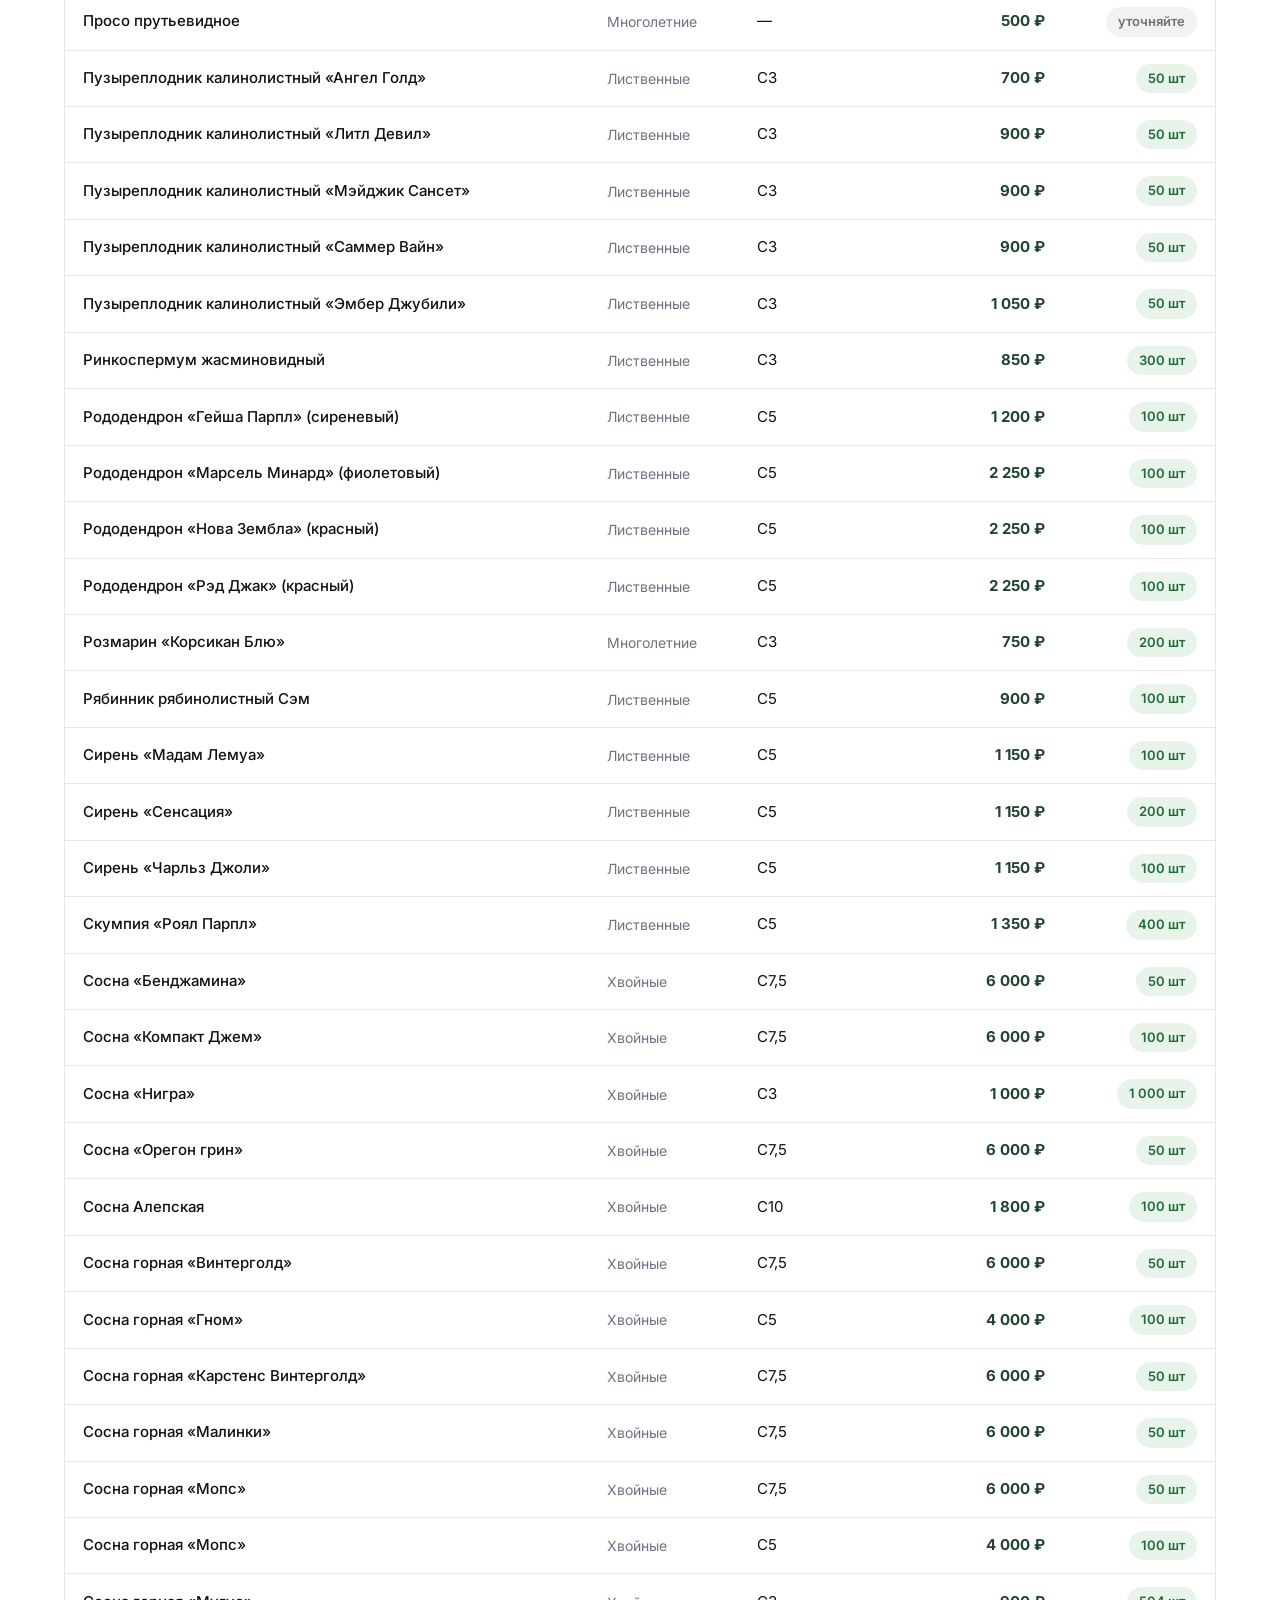
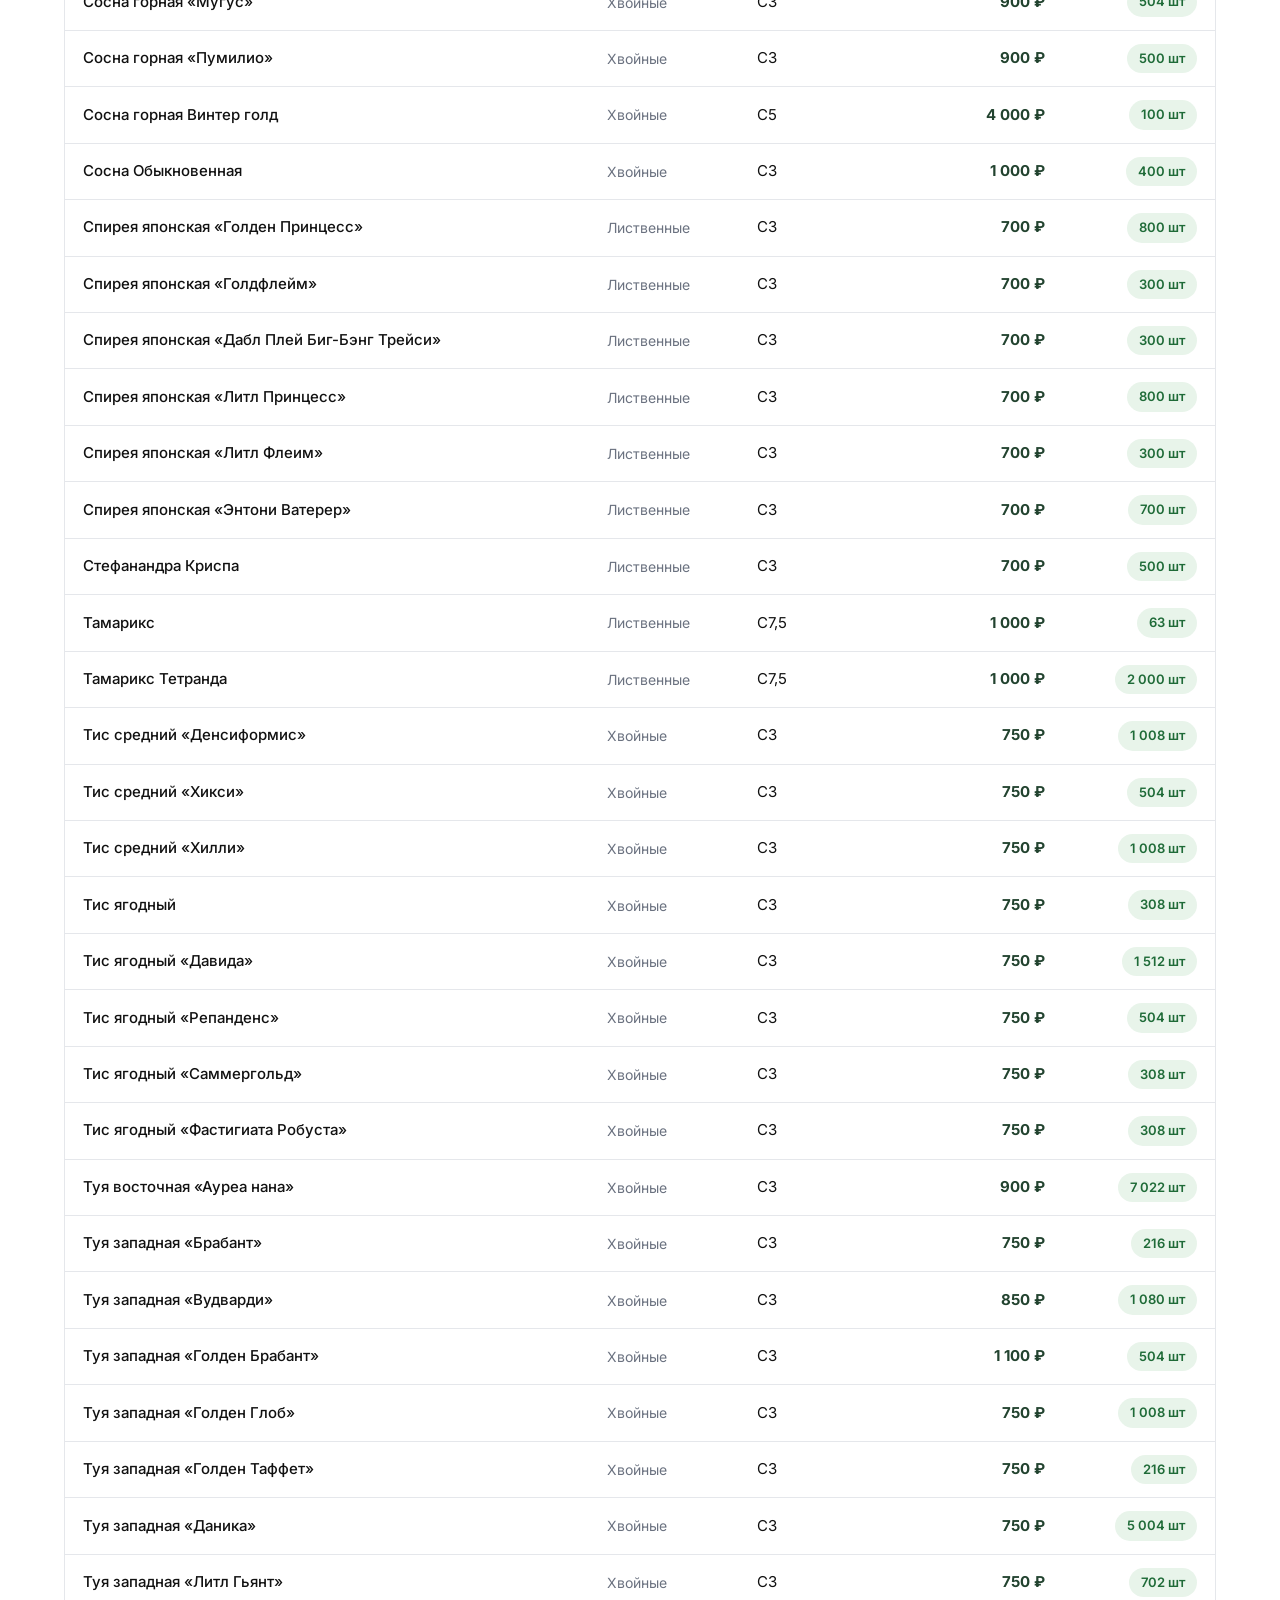
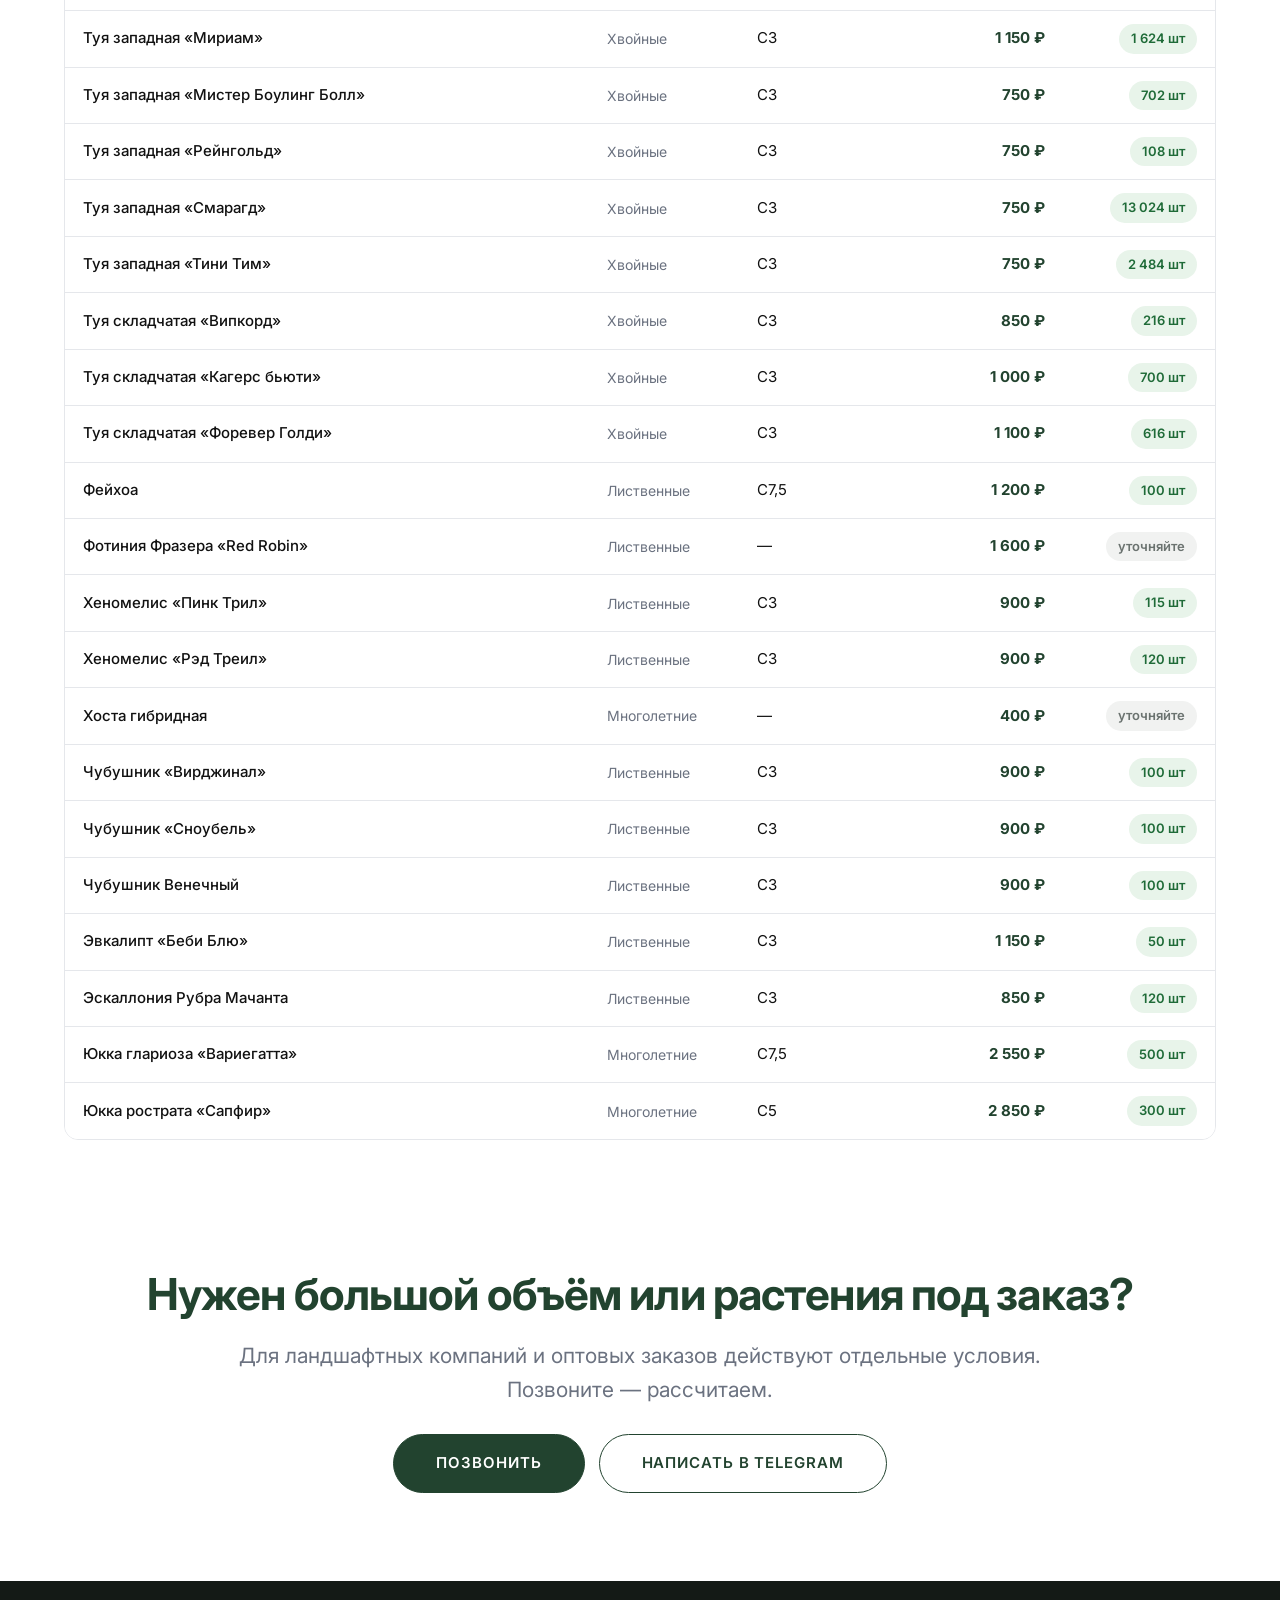
<file: nalichie.html>
<!DOCTYPE html>
<html lang="ru">
<head>
<meta charset="UTF-8">
<meta name="viewport" content="width=device-width, initial-scale=1">
<title>Наличие и цены — питомник «ДарЛес»</title>
<meta name="description" content="Полный прайс питомника «ДарЛес»: наименование, размер контейнера, розничная цена и количество в наличии.">
<link rel="icon" href="images/site/6.jpg">
<link href="https://fonts.googleapis.com/css2?family=Inter:wght@400;500;600;700&display=swap" rel="stylesheet">
<link rel="stylesheet" href="css/style.css">
<link rel="stylesheet" href="css/assistant.css">
</head>
<body>
<div id="site-header"></div>

<section class="page-head">
  <div class="wrap center">
    <div class="crumbs"><a href="index.html">Главная</a> / Наличие и цены</div>
    <h2>Наличие и цены</h2>
    <p class="lead">Полный список растений питомника: размер контейнера, розничная цена и количество на площадке.
      Наличие обновляется вручную — перед приездом уточняйте по телефону.</p>
  </div>
</section>

<section class="wrap">
  <div class="toolbar">
    <input id="search" type="search" placeholder="Поиск по названию, например: туя">
    <select id="cat">
      <option value="">Все категории</option>
      <option value="hvoynye">Хвойные</option>
      <option value="listvennye">Лиственные</option>
      <option value="mnogoletnie">Многолетние</option>
    </select>
    <select id="size">
      <option value="">Любой размер</option>
    </select>
    <label class="check check--inline"><input type="checkbox" id="onlyStock"> Только в наличии</label>
    <span class="count" id="count"></span>
  </div>

  <div class="pricetable-wrap">
    <table class="pricetable" id="table">
      <thead>
        <tr>
          <th class="th-sort" data-sort="name">Наименование</th>
          <th class="th-sort" data-sort="category">Категория</th>
          <th class="th-sort" data-sort="size">Размер</th>
          <th class="th-sort th-num" data-sort="price">Розничная цена</th>
          <th class="th-sort th-num" data-sort="stock">В наличии</th>
        </tr>
      </thead>
      <tbody id="tbody"></tbody>
    </table>
  </div>
  <div class="empty" id="empty" style="display:none">Ничего не найдено. Попробуйте изменить запрос.</div>
</section>

<section class="section center">
  <div class="wrap">
    <h2>Нужен большой объём или растения под заказ?</h2>
    <p class="lead">Для ландшафтных компаний и оптовых заказов действуют отдельные условия. Позвоните — рассчитаем.</p>
    <div style="margin-top:26px;display:flex;gap:14px;justify-content:center;flex-wrap:wrap">
      <a class="btn" href="tel:+79781049236">Позвонить</a>
      <a class="btn btn--ghost" href="https://t.me/darles_garden" target="_blank" rel="noopener">Написать в Telegram</a>
    </div>
  </div>
</section>

<div id="site-footer"></div>

<script src="js/products.js"></script>
<script src="js/site.js"></script>
<script>
renderHeader(); renderFooter();

const $ = id => document.getElementById(id);
let sortKey = "name", sortDir = 1;

/* размеры контейнеров из каталога */
const sizes = [...new Set(PRODUCTS.map(p => p.size).filter(Boolean))]
  .sort((a, b) => parseFloat(a.replace(/[^\d,]/g, "").replace(",", ".")) -
                  parseFloat(b.replace(/[^\d,]/g, "").replace(",", ".")));
$("size").insertAdjacentHTML("beforeend",
  sizes.map(s => `<option value="${s}">${s}</option>`).join(""));

function render() {
  const q = $("search").value.trim().toLowerCase();
  const cat = $("cat").value;
  const size = $("size").value;
  const only = $("onlyStock").checked;

  let list = PRODUCTS.filter(p => {
    if (cat && p.category !== cat) return false;
    if (size && p.size !== size) return false;
    if (only && !(Number(p.stock) > 0)) return false;
    if (q && !(p.name + " " + (p.short || "") + " " + (p.size || "")).toLowerCase().includes(q)) return false;
    return true;
  });

  list.sort((a, b) => {
    let r;
    if (sortKey === "price" || sortKey === "stock") {
      r = (Number(a[sortKey]) || 0) - (Number(b[sortKey]) || 0);
    } else if (sortKey === "category") {
      r = (CATEGORIES[a.category]?.title || "").localeCompare(CATEGORIES[b.category]?.title || "", "ru");
    } else {
      r = String(a[sortKey] || "").localeCompare(String(b[sortKey] || ""), "ru");
    }
    return r * sortDir || a.name.localeCompare(b.name, "ru");
  });

  $("tbody").innerHTML = list.map(p => {
    const st = stockInfo(p);
    return `<tr>
      <td><a href="product.html?id=${p.id}">${p.name}</a></td>
      <td class="td-cat">${CATEGORIES[p.category]?.title || ""}</td>
      <td>${p.size || "—"}</td>
      <td class="th-num td-price">${money(p.price)}</td>
      <td class="th-num"><span class="stock ${st.cls}">${st.short}</span></td>
    </tr>`;
  }).join("");

  $("empty").style.display = list.length ? "none" : "block";
  document.querySelector(".pricetable-wrap").style.display = list.length ? "" : "none";
  $("count").textContent = list.length + " поз.";
  document.querySelectorAll(".th-sort").forEach(th =>
    th.classList.toggle("sorted", th.dataset.sort === sortKey));
}

["search", "cat", "size", "onlyStock"].forEach(id =>
  $(id).addEventListener("input", render));

document.querySelectorAll(".th-sort").forEach(th => th.addEventListener("click", () => {
  if (sortKey === th.dataset.sort) sortDir = -sortDir;
  else { sortKey = th.dataset.sort; sortDir = 1; }
  render();
}));

render();
</script>
<script src="js/assistant.js" defer></script>
</body>
</html>
</file>
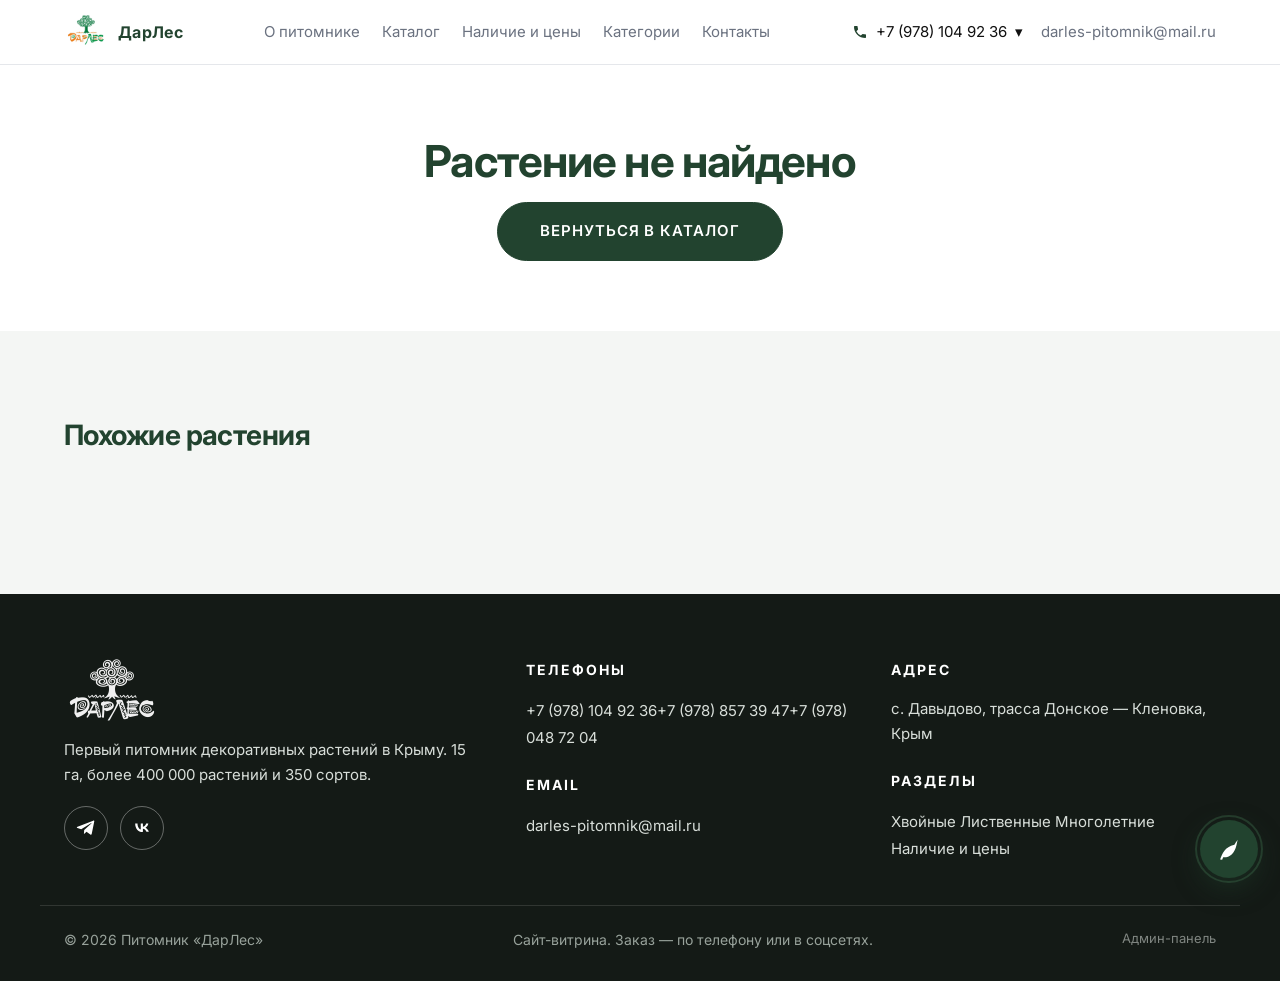
<file: product.html>
<!DOCTYPE html>
<html lang="ru">
<head>
<meta charset="UTF-8">
<meta name="viewport" content="width=device-width, initial-scale=1">
<title>Растение — питомник «ДарЛес»</title>
<link rel="icon" href="images/site/6.jpg">
<link href="https://fonts.googleapis.com/css2?family=Inter:wght@400;500;600;700&display=swap" rel="stylesheet">
<link rel="stylesheet" href="css/style.css">
<link rel="stylesheet" href="css/assistant.css">
</head>
<body>
<div id="site-header"></div>

<main class="wrap" id="main"></main>

<section class="section section--gray">
  <div class="wrap">
    <h2 style="font-size:28px">Похожие растения</h2>
    <div class="grid" id="related"></div>
  </div>
</section>

<div id="site-footer"></div>

<script src="js/products.js"></script>
<script src="js/site.js"></script>
<script>
renderHeader(); renderFooter();

const id = Number(new URLSearchParams(location.search).get("id"));
const p = PRODUCTS.find(x => x.id === id);
const main = document.getElementById("main");

if (!p) {
  main.innerHTML = `<div class="empty"><h2>Растение не найдено</h2>
    <p style="margin-top:14px"><a class="btn" href="catalog.html">Вернуться в каталог</a></p></div>`;
} else {
  document.title = p.name + " — питомник «ДарЛес»";
  const images = [prodImage(p), ...(p.gallery || [])];
  const st = stockInfo(p);
  const paras = (p.description || "").trim()
    ? p.description.split(/\n\s*\n/).map(t => `<p>${t.trim()}</p>`).join("")
    : `<p class="muted">Подробное описание этого растения скоро появится. Пока что все характеристики,
        размеры и рекомендации по посадке с удовольствием расскажем по телефону.</p>`;

  main.innerHTML = `
    <div class="crumbs" style="padding-top:26px">
      <a href="index.html">Главная</a> / <a href="catalog.html?cat=${p.category}">${CATEGORIES[p.category].title}</a> / ${p.name}
    </div>
    <div class="product">
      <div class="gallery">
        <div class="gallery__main"><img id="mainImg" src="${images[0]}" alt="${p.name}"></div>
        ${images.length > 1 ? `<div class="gallery__thumbs">${images.map((src,i)=>
          `<img src="${src}" data-src="${src}" class="${i===0?'active':''}" alt="">`).join("")}</div>` : ""}
      </div>
      <div>
        <div class="product__cat">${CATEGORIES[p.category].title}</div>
        <h1 class="product__title">${p.name}</h1>
        <div class="product__price">${money(p.price)}</div>
        <div class="product__facts">
          ${p.size ? `<span class="fact"><b>Размер:</b> контейнер ${p.size}</span>` : ""}
          <span class="fact stock ${st.cls}">${st.text}</span>
        </div>
        <div class="product__note">Розничная цена за одно растение. Наличие меняется — перед приездом уточняйте по телефону.</div>
        <div class="product__actions">
          <a class="btn" href="tel:+79781049236">Связаться · +7 (978) 104 92 36</a>
          <a class="btn btn--ghost" href="https://t.me/darles_garden" target="_blank" rel="noopener">Telegram</a>
          <a class="btn btn--ghost" href="https://m.vk.ru/club238739856" target="_blank" rel="noopener">ВКонтакте</a>
        </div>
        <div class="contact-card" style="grid-template-columns:1fr;margin-top:26px">
          <div>
            <h3>Как заказать</h3>
            <span style="opacity:.9">Позвоните нам или напишите в соцсетях — расскажем о наличии, размерах и доставке.</span>
            <a href="tel:+79788573947" style="margin-top:10px">+7 (978) 857 39 47</a>
            <a href="tel:+79780487204">+7 (978) 048 72 04</a>
            <a href="mailto:darles-pitomnik@mail.ru">darles-pitomnik@mail.ru</a>
          </div>
        </div>
      </div>
    </div>
    <div class="product__desc">
      <h2>Описание</h2>
      ${paras}
    </div>`;

  const thumbs = main.querySelectorAll(".gallery__thumbs img");
  thumbs.forEach(t => t.addEventListener("click", () => {
    document.getElementById("mainImg").src = t.dataset.src;
    thumbs.forEach(x => x.classList.remove("active"));
    t.classList.add("active");
  }));

  document.getElementById("related").innerHTML =
    PRODUCTS.filter(x => x.category === p.category && x.id !== p.id).slice(0, 4).map(cardHTML).join("");
}
</script>
<script src="js/assistant.js" defer></script>
</body>
</html>
</file>
<file: css/style.css>
:root{
  --green:#22432f;
  --green-soft:#3c6b4c;
  --gray:#6b7280;
  --gray-light:#f4f6f4;
  --line:#e5e7eb;
  --black:#111111;
  --white:#ffffff;
  --radius:14px;
  --wrap:1200px;
}
*{box-sizing:border-box;margin:0;padding:0}
html{scroll-behavior:smooth}
body{
  font-family:"Inter","Helvetica Neue",Arial,"Segoe UI",sans-serif;
  color:var(--black);background:var(--white);line-height:1.65;
  -webkit-font-smoothing:antialiased;
}
img{max-width:100%;display:block}
a{color:inherit;text-decoration:none}
.wrap{max-width:var(--wrap);margin:0 auto;padding:0 24px}
.section{padding:88px 0}
.section--gray{background:var(--gray-light)}
h1,h2,h3{line-height:1.2;font-weight:700;letter-spacing:-.02em}
h2{font-size:clamp(28px,4vw,44px);color:var(--green)}
h3{font-size:20px}
.lead{font-size:clamp(17px,2vw,21px);color:var(--gray);max-width:900px;margin-top:18px}
.center{text-align:center}
.center .lead{margin-left:auto;margin-right:auto}

/* ---------- TOP BAR ---------- */
.topbar{position:sticky;top:0;z-index:60;background:#fff;border-bottom:1px solid var(--line)}
.topbar__in{display:flex;align-items:center;justify-content:space-between;gap:16px;height:64px}
.topbar__logo{display:flex;align-items:center;gap:10px}
.topbar__logo img{height:44px;width:auto}
.topbar__logo span{font-weight:700;color:var(--green);letter-spacing:.02em}
.topbar__nav{display:flex;align-items:center;gap:22px;font-size:15px;color:var(--gray)}
.topbar__nav a:hover{color:var(--green)}
.topbar__contacts{display:flex;align-items:center;gap:18px;font-size:15px}
.phones{position:relative}
.phones__btn{display:flex;align-items:center;gap:8px;background:none;border:0;font:inherit;color:var(--black);cursor:pointer;padding:6px 0}
.phones__btn svg{width:16px;height:16px;fill:var(--green)}
.phones__list{position:absolute;right:0;top:100%;background:#fff;border:1px solid var(--line);border-radius:12px;
  box-shadow:0 12px 30px rgba(0,0,0,.09);padding:8px;min-width:210px;display:none}
.phones.open .phones__list{display:block}
.phones__list a{display:block;padding:9px 12px;border-radius:8px;white-space:nowrap}
.phones__list a:hover{background:var(--gray-light);color:var(--green)}
.mail{color:var(--gray)}
.mail:hover{color:var(--green)}
.burger{display:none;background:none;border:0;padding:6px;cursor:pointer;color:var(--green)}
.burger svg{width:26px;height:26px;fill:currentColor}
.drawer{position:fixed;inset:64px 0 auto 0;background:#fff;border-bottom:1px solid var(--line);
  box-shadow:0 18px 30px rgba(0,0,0,.08);padding:18px 24px 26px;display:none;z-index:55}
.drawer.open{display:block}
.drawer a{display:block;padding:12px 0;border-bottom:1px solid var(--line);color:var(--black)}
.drawer a:last-child{border-bottom:0}

/* ---------- HERO ---------- */
.hero{position:relative;height:min(84vh,760px);display:flex;align-items:center;justify-content:center;overflow:hidden}
.hero__bg{position:absolute;inset:0;background-size:cover;background-position:center}
.hero__bg::after{content:"";position:absolute;inset:0;background:rgba(0,0,0,.3)}
.hero__logo{position:relative;width:33.333%;min-width:230px;max-width:460px;filter:drop-shadow(0 6px 24px rgba(0,0,0,.35))}
.hero__scroll{position:absolute;bottom:26px;left:50%;transform:translateX(-50%);color:#fff;opacity:.85;font-size:13px;letter-spacing:.18em;text-transform:uppercase}

/* ---------- ABOUT ---------- */
.about__grid{display:grid;grid-template-columns:1fr 1fr;gap:56px;align-items:start;margin-top:48px}
.about__photo img{border-radius:var(--radius);width:100%;height:100%;object-fit:cover;min-height:380px}
.about__text p{margin-bottom:16px;color:var(--gray)}
.about__text strong{color:var(--black)}
.stats{display:grid;grid-template-columns:repeat(3,1fr);gap:20px;margin-top:44px}
.stat{border:1px solid var(--line);border-radius:var(--radius);padding:26px 22px;background:#fff}
.stat__num{font-size:34px;font-weight:700;color:var(--green)}
.stat__label{color:var(--gray);font-size:15px;margin-top:6px}
.facts{display:grid;grid-template-columns:repeat(2,1fr);gap:24px;margin-top:40px}
.fact{border:1px solid var(--line);border-radius:var(--radius);padding:28px;background:#fff}
.fact__ico{width:44px;height:44px;border-radius:50%;background:var(--gray-light);display:flex;align-items:center;justify-content:center;margin-bottom:14px}
.fact__ico svg{width:22px;height:22px;fill:var(--green)}
.fact p{color:var(--gray);margin-top:8px}
.kinds{margin-top:40px;display:grid;gap:14px}
.kind{display:flex;gap:16px;align-items:flex-start;padding:18px 22px;border-left:3px solid var(--green);background:var(--gray-light);border-radius:0 12px 12px 0}
.kind b{color:var(--green);display:block}
.kind span{color:var(--gray)}
.contact-card{margin-top:44px;background:var(--green);color:#fff;border-radius:var(--radius);padding:36px;display:grid;grid-template-columns:repeat(3,1fr);gap:28px}
.contact-card h3{font-size:16px;text-transform:uppercase;letter-spacing:.12em;opacity:.75;font-weight:600;margin-bottom:10px}
.contact-card a{display:block;font-size:17px;padding:2px 0}
.contact-card a:hover{text-decoration:underline}

/* ---------- CAROUSELS ---------- */
.carousel{position:relative;border-radius:var(--radius);overflow:hidden}
.carousel__track{display:flex;transition:transform .7s cubic-bezier(.4,0,.2,1)}
.carousel__slide{min-width:100%}
.carousel__slide img{width:100%;height:min(58vw,560px);object-fit:cover}
.carousel__dots{position:absolute;bottom:18px;left:50%;transform:translateX(-50%);display:flex;gap:10px}
.dot{width:10px;height:10px;border-radius:50%;background:rgba(255,255,255,.55);border:0;cursor:pointer;padding:0}
.dot.active{background:#fff;width:26px;border-radius:5px}
.carousel__arrow{position:absolute;top:50%;transform:translateY(-50%);width:46px;height:46px;border-radius:50%;
  background:rgba(255,255,255,.85);border:0;cursor:pointer;font-size:20px;color:var(--green);display:flex;align-items:center;justify-content:center}
.carousel__arrow:hover{background:#fff}
.carousel__arrow--prev{left:16px}
.carousel__arrow--next{right:16px}

.row-carousel{position:relative;margin-top:36px;padding:0 4px}
.row-carousel .carousel__arrow{z-index:5;box-shadow:0 6px 18px rgba(0,0,0,.12);border:1px solid var(--line)}
.row-carousel .carousel__arrow--prev{left:-18px}
.row-carousel .carousel__arrow--next{right:-18px}
@media(max-width:1280px){
  .row-carousel .carousel__arrow--prev{left:6px}
  .row-carousel .carousel__arrow--next{right:6px}
}
.row-carousel__track{display:flex;gap:24px;overflow-x:auto;scroll-snap-type:x mandatory;scroll-behavior:smooth;padding-bottom:8px;scrollbar-width:none}
.row-carousel__track::-webkit-scrollbar{display:none}
.row-carousel__track > *{flex:0 0 clamp(240px,26%,300px);scroll-snap-align:start}

/* ---------- BUTTONS ---------- */
.btn{display:inline-flex;align-items:center;gap:10px;background:var(--green);color:#fff;border:1px solid var(--green);
  padding:16px 42px;border-radius:999px;font-weight:600;letter-spacing:.06em;text-transform:uppercase;font-size:15px;transition:.2s}
.btn:hover{background:var(--green-soft);border-color:var(--green-soft)}
.btn--big{padding:20px 64px;font-size:17px}
.btn--ghost{background:transparent;color:var(--green)}
.btn--ghost:hover{background:var(--green);color:#fff}

/* ---------- PRODUCT CARD ---------- */
/* Фото товаров — на белом фоне, поэтому рамка вертикальная 3:4,
   а изображение вписывается целиком (contain) и никогда не обрезается */
.card{display:block;text-align:left;background:#fff;border:1px solid var(--line);border-radius:var(--radius);overflow:hidden;transition:.25s}
.card:hover{box-shadow:0 16px 40px rgba(17,17,17,.09);transform:translateY(-4px);border-color:#d7ded8}
.card__img{position:relative;aspect-ratio:3/4;overflow:hidden;background:#fff;border-bottom:1px solid var(--line)}
.card__img img{width:100%;height:100%;object-fit:contain;transition:transform .5s}
.card:hover .card__img img{transform:scale(1.05)}
.card__tag{position:absolute;top:12px;left:12px;background:rgba(255,255,255,.94);color:var(--green);font-size:12px;
  padding:5px 12px;border-radius:999px;letter-spacing:.06em;text-transform:uppercase;font-weight:600;
  box-shadow:0 2px 10px rgba(17,17,17,.12)}
.card__body{padding:18px 20px 22px}
.card__name{font-weight:600;font-size:17px}
.card__short{color:var(--gray);font-size:14px;margin-top:6px;min-height:20px}
.card__bottom{display:flex;align-items:center;justify-content:space-between;margin-top:14px}
.card__price{font-size:19px;font-weight:700;color:var(--green)}
.card__more{font-size:14px;color:var(--gray)}

/* ---------- CATEGORY CIRCLES ---------- */
.circles{display:flex;justify-content:center;gap:clamp(24px,6vw,90px);flex-wrap:wrap;margin-top:52px}
.circle{text-align:center}
.circle__img{width:clamp(150px,18vw,215px);height:clamp(150px,18vw,215px);border-radius:50%;overflow:hidden;
  border:4px solid #fff;box-shadow:0 0 0 2px var(--line);transition:.3s}
.circle:hover .circle__img{box-shadow:0 0 0 3px var(--green);transform:translateY(-6px)}
.circle__img img{width:100%;height:100%;object-fit:cover}
.circle__label{margin-top:16px;font-weight:600;font-size:18px;color:var(--green)}

/* ---------- CATALOG ---------- */
.page-head{padding:56px 0 24px;border-bottom:1px solid var(--line)}
.crumbs{color:var(--gray);font-size:14px;margin-bottom:12px}
.crumbs a:hover{color:var(--green)}
.tabs{display:flex;gap:16px;flex-wrap:wrap;justify-content:center;margin:40px 0 12px}
.tab{display:flex;align-items:center;gap:12px;background:#fff;border:1px solid var(--line);border-radius:999px;
  padding:8px 26px 8px 8px;cursor:pointer;font:inherit;font-weight:600;color:var(--gray);transition:.2s}
.tab img{width:46px;height:46px;border-radius:50%;object-fit:cover}
.tab:hover{border-color:var(--green-soft);color:var(--green)}
.tab.active{border-color:var(--green);color:var(--green);background:var(--gray-light)}
.toolbar{display:flex;gap:14px;justify-content:space-between;align-items:center;flex-wrap:wrap;margin:26px 0 10px}
.toolbar input,.toolbar select{font:inherit;padding:12px 16px;border:1px solid var(--line);border-radius:999px;color:var(--black);background:#fff}
.toolbar input{min-width:280px}
.toolbar .count{color:var(--gray);font-size:14px}
.grid{display:grid;grid-template-columns:repeat(auto-fill,minmax(250px,1fr));gap:24px;margin:34px 0 20px}
.empty{text-align:center;color:var(--gray);padding:70px 0}

/* ---------- PRODUCT PAGE ---------- */
.product{display:grid;grid-template-columns:1.1fr 1fr;gap:56px;padding:48px 0 20px}
.gallery__main{border-radius:var(--radius);overflow:hidden;border:1px solid var(--line);background:#fff}
.gallery__main img{width:100%;aspect-ratio:3/4;object-fit:contain}
.gallery__thumbs{display:flex;gap:12px;margin-top:12px;flex-wrap:wrap}
.gallery__thumbs img{width:72px;height:96px;object-fit:contain;background:#fff;border-radius:8px;border:2px solid transparent;cursor:pointer}
.gallery__thumbs img.active{border-color:var(--green)}
.product__cat{color:var(--gray);text-transform:uppercase;letter-spacing:.14em;font-size:13px}
.product__title{font-size:clamp(28px,3.4vw,40px);margin:10px 0 14px}
.product__price{font-size:32px;font-weight:700;color:var(--green)}
.product__note{color:var(--gray);font-size:14px;margin-top:6px}
.product__actions{display:flex;gap:14px;flex-wrap:wrap;margin:26px 0 8px}
.product__desc{padding:12px 0 80px;max-width:900px}
.product__desc h2{font-size:26px;margin-bottom:18px}
.product__desc p{color:var(--gray);margin-bottom:16px;font-size:17px}

/* ---------- FOOTER ---------- */
.footer{background:#141a16;color:#d8ded9;padding:64px 0 30px;margin-top:0}
.footer a{color:#d8ded9}
.footer__grid{display:grid;grid-template-columns:1.3fr 1fr 1fr;gap:40px}
.footer h4{color:#fff;font-size:14px;text-transform:uppercase;letter-spacing:.14em;margin-bottom:16px}
.footer p,.footer a{font-size:15px}
.footer__logo{height:64px;width:auto;margin-bottom:16px;opacity:.95}
.socials{display:flex;gap:12px;margin-top:18px}
.social{width:44px;height:44px;border-radius:50%;border:1px solid rgba(255,255,255,.35);display:flex;align-items:center;justify-content:center;transition:.2s}
.social svg{width:20px;height:20px;fill:#fff}
.social:hover{background:#fff;border-color:#fff}
.social:hover svg{fill:#141a16}
.footer__bottom{border-top:1px solid rgba(255,255,255,.12);margin-top:44px;padding-top:22px;display:flex;justify-content:space-between;gap:16px;flex-wrap:wrap;color:#98a29b;font-size:14px}

/* ---------- RESPONSIVE ---------- */
@media(max-width:900px){
  .burger{display:block}
  .about__grid,.product,.footer__grid{grid-template-columns:1fr}
  .facts,.contact-card{grid-template-columns:1fr}
  .stats{grid-template-columns:1fr;gap:12px}
  .topbar__nav{display:none}
  .mail{display:none}
  .section{padding:60px 0}
  .row-carousel__track > *{flex:0 0 78%}
}
@media(max-width:560px){
  .topbar__logo span{display:none}
  .btn--big{padding:16px 36px;font-size:15px}
  .toolbar input{min-width:100%}
}

/* ---------- РАЗМЕР И НАЛИЧИЕ (карточка, товар, таблица) ---------- */
.card__size{position:absolute;top:12px;right:12px;background:rgba(20,26,22,.82);color:#fff;font-size:12px;
  padding:5px 11px;border-radius:999px;font-weight:600;letter-spacing:.04em}
.card__stock{font-size:12.5px;font-weight:600;padding:4px 10px;border-radius:999px;white-space:nowrap}
.stock{display:inline-block;font-size:13px;font-weight:600;padding:4px 12px;border-radius:999px;white-space:nowrap}
.stock--yes{background:#e8f4ea;color:#1f6b38}
.stock--few{background:#fff4e0;color:#9a6700}
.stock--no{background:#f1f2f1;color:#6b7370}
.stock--ask{background:#f1f2f1;color:#6b7370}
.card__stock.stock--yes{background:#e8f4ea;color:#1f6b38}
.card__stock.stock--few{background:#fff4e0;color:#9a6700}
.card__stock.stock--no,.card__stock.stock--ask{background:#f1f2f1;color:#6b7370}

.product__facts{display:flex;gap:12px;flex-wrap:wrap;align-items:center;margin-top:14px}
.product__facts .fact{background:var(--gray-light);border:1px solid var(--line);border-radius:999px;
  padding:7px 16px;font-size:14px;color:var(--black)}
.product__facts .fact b{font-weight:600;color:var(--gray)}
.product__facts .fact.stock{border:0}

/* ---------- ТАБЛИЦА НАЛИЧИЯ ---------- */
.check--inline{display:inline-flex;align-items:center;gap:9px;font-size:14px;color:var(--gray);cursor:pointer}
.check--inline input{width:17px;height:17px;accent-color:var(--green)}
.pricetable-wrap{margin:22px 0 40px;border:1px solid var(--line);border-radius:var(--radius);overflow:auto}
.pricetable{width:100%;border-collapse:collapse;background:#fff;font-size:15px}
.pricetable th,.pricetable td{padding:13px 18px;text-align:left;border-bottom:1px solid var(--line)}
.pricetable thead th{position:sticky;top:0;background:var(--gray-light);color:var(--gray);font-size:13px;
  text-transform:uppercase;letter-spacing:.08em;z-index:2}
.pricetable tbody tr:hover{background:#fafbfa}
.pricetable tbody tr:last-child td{border-bottom:0}
.pricetable a{font-weight:500}
.pricetable a:hover{color:var(--green);text-decoration:underline}
.pricetable .th-num{text-align:right}
.pricetable .td-price{font-weight:700;color:var(--green);white-space:nowrap}
.pricetable .td-cat{color:var(--gray);font-size:14px}
.th-sort{cursor:pointer;user-select:none}
.th-sort:hover{color:var(--green)}
.th-sort.sorted{color:var(--green)}
.th-sort.sorted::after{content:" ↕";font-size:11px}
@media(max-width:700px){
  .pricetable th,.pricetable td{padding:11px 12px;font-size:14px}
  .pricetable .td-cat{display:none}
  .pricetable thead th:nth-child(2){display:none}
}
</file>
<file: css/assistant.css>
/* ===== ПОМОЩНИК (виджет) ===== */
.ai-fab{position:fixed;right:22px;bottom:22px;z-index:120;width:58px;height:58px;border-radius:50%;
  border:0;cursor:pointer;background:var(--green,#22432f);color:#fff;display:flex;align-items:center;justify-content:center;
  box-shadow:0 10px 28px rgba(34,67,47,.45);transition:.25s}
.ai-fab:hover{background:var(--green-soft,#3c6b4c);transform:translateY(-3px)}
.ai-fab::after{content:"";position:absolute;inset:-5px;border-radius:50%;border:2px solid rgba(60,107,76,.4);animation:aiPulse 2.6s infinite}
@keyframes aiPulse{0%{transform:scale(.9);opacity:.9}70%{transform:scale(1.25);opacity:0}100%{opacity:0}}

.ai-box{position:fixed;right:22px;bottom:92px;z-index:121;width:min(380px,calc(100vw - 32px));
  background:#fff;border:1px solid var(--line,#e5e7eb);border-radius:18px;overflow:hidden;
  box-shadow:0 24px 60px rgba(17,17,17,.22);display:flex;flex-direction:column;
  opacity:0;pointer-events:none;transform:translateY(14px) scale(.98);transition:.25s}
.ai-box.open{opacity:1;pointer-events:auto;transform:none}
@media(max-width:560px){.ai-box{bottom:86px}}

.ai-head{display:flex;align-items:center;gap:12px;background:var(--green,#22432f);color:#fff;padding:14px 16px}
.ai-head__ava{width:38px;height:38px;border-radius:50%;background:rgba(255,255,255,.14);display:flex;align-items:center;justify-content:center;font-size:19px}
.ai-head b{font-size:15px;display:block}
.ai-head span{font-size:12px;opacity:.75;display:block}
.ai-x{margin-left:auto;background:none;border:0;color:#fff;opacity:.8;font-size:15px;cursor:pointer;padding:6px}
.ai-x:hover{opacity:1}

.ai-msgs{padding:16px 14px;display:flex;flex-direction:column;gap:10px;overflow-y:auto;
  max-height:min(52vh,430px);min-height:180px;background:#fbfcfb;scrollbar-width:thin}
.ai-msg{max-width:88%;font-size:14.5px;line-height:1.55;padding:11px 14px;border-radius:14px}
.ai-msg--bot{background:#fff;border:1px solid var(--line,#e5e7eb);border-bottom-left-radius:4px;align-self:flex-start}
.ai-msg--user{background:var(--green,#22432f);color:#fff;border-bottom-right-radius:4px;align-self:flex-end}
.ai-msg a{color:var(--green,#22432f);font-weight:600;text-decoration:underline}

.ai-cards{display:grid;grid-template-columns:1fr 1fr;gap:8px;margin-top:10px}
.ai-card{display:flex;flex-direction:column;gap:4px;background:#fbfcfb;border:1px solid var(--line,#e5e7eb);
  border-radius:10px;padding:8px;text-decoration:none;color:inherit;font-size:12.5px;transition:.2s}
.ai-card:hover{border-color:var(--green,#22432f);box-shadow:0 6px 16px rgba(17,17,17,.08)}
.ai-card img{width:100%;height:74px;object-fit:contain;background:#fff;border-radius:6px}
.ai-card__n{font-weight:600;line-height:1.3;overflow:hidden;display:-webkit-box;-webkit-line-clamp:2;-webkit-box-orient:vertical}
.ai-card__p{color:var(--green,#22432f);font-weight:700}
.ai-card--wide{flex-direction:row;align-items:center;justify-content:center;font-size:14px;height:44px}
.ai-more{margin-top:10px;font-size:13px}
.ai-more a{font-weight:600}

.ai-chips{display:flex;gap:8px;flex-wrap:wrap;padding:0 14px 10px;background:#fbfcfb}
.ai-chips button{border:1px solid #c9d6cc;background:#fff;border-radius:999px;padding:7px 14px;
  font:inherit;font-size:12.5px;cursor:pointer;color:var(--green,#22432f);font-weight:600;transition:.2s}
.ai-chips button:hover{background:var(--green,#22432f);color:#fff;border-color:var(--green,#22432f)}

.ai-inputrow{display:flex;gap:8px;padding:12px;border-top:1px solid var(--line,#e5e7eb);background:#fff}
.ai-inputrow input{flex:1;font:inherit;font-size:14.5px;padding:11px 14px;border:1px solid var(--line,#e5e7eb);
  border-radius:999px;outline:none;color:inherit}
.ai-inputrow input:focus{border-color:var(--green,#22432f)}
.ai-inputrow button{width:44px;height:44px;flex:0 0 44px;border-radius:50%;border:0;cursor:pointer;
  background:var(--green,#22432f);color:#fff;display:flex;align-items:center;justify-content:center;transition:.2s}
.ai-inputrow button:hover{background:var(--green-soft,#3c6b4c)}
</file>
<file: css/animations.css>
/* =====================================================================
   АНІМАЦІИ И УЛУЧШЕНИЯ ИНТЕРФЕЙСА «ДарЛес»
   Элегантные, природные, не навязчивые — в духе зелёного питомника.
   ===================================================================== */

/* --- Плавный скролл и стартовая анимация страницы --- */
body{
  animation: pageIn .7s ease-out;
}
@keyframes pageIn{
  from{opacity:0; transform:translateY(6px)}
  to{opacity:1; transform:none}
}

/* --- Улучшенный скроллбар в тон сайта --- */
html{scrollbar-width:thin; scrollbar-color:var(--green-soft) var(--gray-light)}
::-webkit-scrollbar{width:10px; height:10px}
::-webkit-scrollbar-track{background:var(--gray-light)}
::-webkit-scrollbar-thumb{background:#c3d0c5; border-radius:10px; border:2px solid var(--gray-light)}
::-webkit-scrollbar-thumb:hover{background:var(--green-soft)}

/* selection (выделение текста) */
::selection{background:rgba(60,107,76,.22); color:var(--green)}

/* =====================================================================
   HERO — параллакс, летающие листики, пульсация логотипа
   ===================================================================== */
.hero__bg{
  transform:scale(1.06);
  animation: heroKenBurns 20s ease-in-out infinite alternate;
}
@keyframes heroKenBurns{
  from{transform:scale(1.04) translate(0,0)}
  to{transform:scale(1.12) translate(-1%,-1%)}
}
.hero__bg::after{
  background:linear-gradient(180deg,
    rgba(15,28,20,.25) 0%,
    rgba(15,28,20,.45) 60%,
    rgba(15,28,20,.65) 100%);
}
.hero__logo{
  animation: logoFloat 6s ease-in-out infinite, logoIn 1.2s .3s both cubic-bezier(.2,.8,.2,1);
}
@keyframes logoFloat{
  0%,100%{transform:translateY(0)}
  50%{transform:translateY(-10px)}
}
@keyframes logoIn{
  from{opacity:0; transform:translateY(30px) scale(.95); filter:blur(6px)}
  to{opacity:1; transform:none; filter:drop-shadow(0 6px 24px rgba(0,0,0,.35))}
}
.hero__scroll{
  animation: scrollFade 1s 1.2s both, scrollBounce 2s 2s ease-in-out infinite;
}
@keyframes scrollBounce{
  0%,100%{transform:translate(-50%,0)}
  50%{transform:translate(-50%,8px)}
}
@keyframes scrollFade{
  from{opacity:0}
  to{opacity:.85}
}

/* Летающие листики на фоне hero */
.leaf{
  position:absolute;
  width:28px; height:28px;
  opacity:.5;
  animation: leafFall linear infinite;
  pointer-events:none;
  z-index:1;
}
.hero__logo{position:relative; z-index:2}
@keyframes leafFall{
  0%{transform:translateY(-10vh) translateX(0) rotate(0deg); opacity:0}
  10%{opacity:.55}
  90%{opacity:.4}
  100%{transform:translateY(110vh) translateX(var(--drift,80px)) rotate(720deg); opacity:0}
}

/* =====================================================================
   TOPBAR — улучшенная тень при скролле
   ===================================================================== */
.topbar{
  transition:box-shadow .3s, background .3s, backdrop-filter .3s;
  backdrop-filter:saturate(180%) blur(0px);
}
.topbar.scrolled{
  box-shadow:0 6px 24px rgba(34,67,47,.08);
  backdrop-filter:saturate(180%) blur(10px);
  background:rgba(255,255,255,.92);
}
.topbar__logo img{transition:transform .5s}
.topbar__logo:hover img{transform:rotate(-6deg) scale(1.06)}
.topbar__nav a{position:relative; padding:4px 0; transition:color .25s}
.topbar__nav a::after{
  content:""; position:absolute; left:0; right:0; bottom:-2px;
  height:2px; background:var(--green); border-radius:2px;
  transform:scaleX(0); transform-origin:center;
  transition:transform .3s cubic-bezier(.4,0,.2,1);
}
.topbar__nav a:hover::after{transform:scaleX(1)}

/* =====================================================================
   ПОЯВЛЕНИЕ ЭЛЕМЕНТОВ ПРИ ПРОКРУТКЕ (reveal)
   ===================================================================== */
.reveal{
  opacity:0;
  transform:translateY(30px);
  transition:opacity .8s cubic-bezier(.2,.8,.2,1), transform .8s cubic-bezier(.2,.8,.2,1);
  will-change:opacity, transform;
}
.reveal.reveal--left{transform:translateX(-36px)}
.reveal.reveal--right{transform:translateX(36px)}
.reveal.reveal--scale{transform:scale(.94); opacity:0}
.reveal.in-view{
  opacity:1;
  transform:none;
}

/* Задержки для красивой последовательности */
.reveal:nth-child(2){transition-delay:.08s}
.reveal:nth-child(3){transition-delay:.16s}
.reveal:nth-child(4){transition-delay:.24s}
.reveal:nth-child(5){transition-delay:.32s}
.reveal:nth-child(6){transition-delay:.4s}

/* =====================================================================
   КНОПКИ — эффект "shine" (блик при наведении) + пульсация главной CTA
   ===================================================================== */
.btn{
  position:relative;
  overflow:hidden;
  isolation:isolate;
  transition:background .25s, border-color .25s, transform .2s, box-shadow .25s;
  box-shadow:0 4px 14px rgba(34,67,47,.0);
}
.btn::before{
  content:"";
  position:absolute;
  top:0; left:-100%;
  width:60%; height:100%;
  background:linear-gradient(90deg, transparent, rgba(255,255,255,.28), transparent);
  transform:skewX(-20deg);
  transition:left .6s ease;
  z-index:-1;
}
.btn:hover::before{left:120%}
.btn:hover{
  box-shadow:0 10px 28px rgba(34,67,47,.22);
  transform:translateY(-2px);
}
.btn:active{transform:translateY(0); box-shadow:0 3px 10px rgba(34,67,47,.18)}

/* Пульсация главной кнопки на Hero */
.hero + .section .btn--big,
.section .btn--big{
  animation: btnPulse 2.5s ease-in-out infinite;
}
@keyframes btnPulse{
  0%,100%{box-shadow:0 8px 22px rgba(34,67,47,.2), 0 0 0 0 rgba(60,107,76,.45)}
  50%{box-shadow:0 8px 22px rgba(34,67,47,.2), 0 0 0 14px rgba(60,107,76,0)}
}

/* =====================================================================
   КАРТОЧКИ ТОВАРОВ — плавное масштабирование, тень
   ===================================================================== */
.card{transition:transform .35s cubic-bezier(.2,.8,.2,1), box-shadow .35s, border-color .35s}
.card:hover{
  box-shadow:0 22px 48px rgba(34,67,47,.12);
  transform:translateY(-7px);
  border-color:var(--green-soft);
}
.card__img{background:linear-gradient(180deg,#fbfdfb 0%,#f1f5f2 100%)}
.card__img img{transition:transform .7s cubic-bezier(.2,.8,.2,1), filter .5s}
.card:hover .card__img img{transform:scale(1.08); filter:saturate(1.1)}
.card__more{transition:transform .25s, color .25s}
.card:hover .card__more{color:var(--green); transform:translateX(4px)}
.card__tag{backdrop-filter:blur(6px)}

/* =====================================================================
   КРУГЛЫЕ КАТЕГОРИИ — лёгкий эффект увеличения + блик
   ===================================================================== */
.circle__img{
  position:relative;
  overflow:hidden;
  transition:box-shadow .35s, transform .35s cubic-bezier(.2,.8,.2,1);
}
.circle__img::after{
  content:""; position:absolute; inset:0;
  background:radial-gradient(circle at 30% 30%, rgba(255,255,255,.3), transparent 60%);
  opacity:0; transition:opacity .4s;
}
.circle:hover .circle__img{box-shadow:0 14px 32px rgba(34,67,47,.2); transform:translateY(-8px) scale(1.03)}
.circle:hover .circle__img::after{opacity:1}
.circle__label{transition:color .25s, transform .25s}
.circle:hover .circle__label{color:var(--green-soft); transform:scale(1.04)}

/* =====================================================================
   СТАТИСТИКА — анимированные цифры
   ===================================================================== */
.stat{
  transition:transform .3s, box-shadow .3s, border-color .3s;
  background:linear-gradient(135deg, #fff 0%, #fafcfa 100%);
}
.stat:hover{
  transform:translateY(-4px);
  box-shadow:0 14px 30px rgba(34,67,47,.08);
  border-color:var(--green-soft);
}
.stat__num{
  background:linear-gradient(135deg, var(--green) 0%, var(--green-soft) 100%);
  -webkit-background-clip:text;
  background-clip:text;
  -webkit-text-fill-color:transparent;
  display:inline-block;
}

/* =====================================================================
   FACT-КАРТОЧКИ — иконки с мягким пульсом
   ===================================================================== */
.fact{transition:transform .3s, box-shadow .3s, border-color .3s}
.fact:hover{transform:translateY(-3px); box-shadow:0 14px 30px rgba(34,67,47,.07); border-color:var(--green-soft)}
.fact__ico{
  position:relative;
  background:linear-gradient(135deg, var(--green) 0%, var(--green-soft) 100%);
}
.fact__ico svg{fill:#fff}
.fact__ico::before{
  content:""; position:absolute; inset:-6px;
  border-radius:50%;
  background:var(--green); opacity:.12;
  animation: icoPulse 2.4s ease-out infinite;
}
@keyframes icoPulse{
  0%{transform:scale(.8); opacity:.2}
  100%{transform:scale(1.6); opacity:0}
}

/* =====================================================================
   КАРУСЕЛИ — улучшенные стрелки
   ===================================================================== */
.carousel__arrow{
  transition:transform .3s, background .25s, opacity .25s;
  backdrop-filter:blur(6px);
}
.carousel__arrow:hover{transform:translateY(-50%) scale(1.1); background:#fff}
.carousel__arrow--prev:hover{transform:translateY(-50%) scale(1.1) rotate(-5deg)}
.carousel__arrow--next:hover{transform:translateY(-50%) scale(1.1) rotate(5deg)}

.dot{transition:all .3s}

/* =====================================================================
   КОНТАКТНАЯ КАРТОЧКА — мягкий градиент + сдвиг при наведении
   ===================================================================== */
.contact-card{
  position:relative;
  background:linear-gradient(135deg, var(--green) 0%, #2c5540 60%, var(--green-soft) 100%);
  background-size:200% 200%;
  animation: gradientShift 8s ease-in-out infinite alternate;
  transition:transform .3s, box-shadow .3s;
  overflow:hidden;
}
.contact-card::before{
  content:"";
  position:absolute;
  right:-60px; top:-60px;
  width:220px; height:220px;
  border-radius:50%;
  background:radial-gradient(circle, rgba(255,255,255,.08), transparent 70%);
  pointer-events:none;
}
.contact-card::after{
  content:"";
  position:absolute;
  left:-40px; bottom:-40px;
  width:160px; height:160px;
  border-radius:50%;
  background:radial-gradient(circle, rgba(255,255,255,.06), transparent 70%);
  pointer-events:none;
}
@keyframes gradientShift{
  from{background-position:0% 50%}
  to{background-position:100% 50%}
}
.contact-card:hover{
  transform:translateY(-3px);
  box-shadow:0 20px 48px rgba(34,67,47,.25);
}
.contact-card a{transition:opacity .2s, transform .2s}
.contact-card a:hover{opacity:.85; transform:translateX(3px); text-decoration:none}

/* =====================================================================
   РАЗДЕЛИТЕЛЬ С ВОЛНОЙ (между секциями)
   ===================================================================== */
.section-divider{
  display:block;
  width:100%;
  height:60px;
  color:var(--gray-light);
}
.section--gray + .section .section-divider,
.section + .section--gray .section-divider{
  color:var(--gray-light);
}

/* =====================================================================
   TABS — подчёркивание с анимацией
   ===================================================================== */
.tab{transition:all .25s; position:relative}
.tab::after{content:""; position:absolute; bottom:-3px; left:50%; width:0; height:2px;
  background:var(--green); border-radius:2px; transition:all .3s; transform:translateX(-50%)}
.tab.active::after{width:60%}
.tab:hover{transform:translateY(-2px)}

/* =====================================================================
   СТРАНИЦА ТОВАРА — плавное увеличение фото
   ===================================================================== */
.gallery__main img{transition:transform .6s, filter .4s}
.gallery__main img:hover{transform:scale(1.04); filter:saturate(1.08)}
.gallery__thumbs img{transition:all .25s}
.gallery__thumbs img:hover{transform:translateY(-2px); border-color:var(--green-soft)}

/* =====================================================================
   FOOTER — более живые соц. иконки
   ===================================================================== */
.social{transition:transform .25s, background .25s, border-color .25s}
.social:hover{transform:translateY(-4px) rotate(-6deg)}
.footer a{transition:opacity .2s, color .2s}
.footer a:hover{opacity:1; color:#fff}

/* =====================================================================
   KINDS (список видов растений)
   ===================================================================== */
.kind{transition:transform .3s, background .3s, border-color .3s}
.kind:hover{transform:translateX(6px); background:#eef4ef; border-left-color:var(--green-soft)}

/* =====================================================================
   ПОЛЕ ПОИСКА в каталоге — focus-эффект
   ===================================================================== */
.toolbar input, .toolbar select{
  transition:border-color .2s, box-shadow .2s, transform .2s;
}
.toolbar input:focus{
  outline:none;
  border-color:var(--green-soft);
  box-shadow:0 0 0 4px rgba(60,107,76,.12);
}

/* =====================================================================
   BACK-TO-TOP кнопка (создаётся через JS)
   ===================================================================== */
.to-top{
  position:fixed; bottom:28px; right:28px; z-index:50;
  width:52px; height:52px; border-radius:50%;
  background:var(--green); color:#fff; border:0;
  display:flex; align-items:center; justify-content:center;
  cursor:pointer;
  box-shadow:0 8px 22px rgba(34,67,47,.3);
  opacity:0; transform:translateY(14px) scale(.8);
  pointer-events:none;
  transition:all .3s cubic-bezier(.2,.8,.2,1);
  font-size:20px;
}
.to-top.show{opacity:1; transform:none; pointer-events:auto}
.to-top:hover{background:var(--green-soft); transform:translateY(-4px) rotate(-8deg)}

/* =====================================================================
   СКЕЛЕТОН ПРИ ЗАГРУЗКЕ КАРТОЧЕК (небольшая фишка)
   ===================================================================== */
.skeleton-pulse{
  background:linear-gradient(90deg, #f1f5f2 0%, #e7eee8 50%, #f1f5f2 100%);
  background-size:200% 100%;
  animation: skeletonShimmer 1.4s infinite;
  border-radius:8px;
}
@keyframes skeletonShimmer{
  0%{background-position:200% 0}
  100%{background-position:-200% 0}
}

/* =====================================================================
   МЕЛКИЕ УЛУЧШЕНИЯ
   ===================================================================== */
/* Плавное выделение при переходе по якорю */
:target{animation: targetHighlight 1.5s ease-out}
@keyframes targetHighlight{
  0%{box-shadow:0 0 0 0 rgba(60,107,76,.3); border-radius:var(--radius)}
  100%{box-shadow:0 0 0 20px rgba(60,107,76,0); border-radius:var(--radius)}
}

/* Заголовки секций с подчёркиванием по центру */
.section .center h2{position:relative; display:inline-block}
.section .center h2::after{
  content:"";
  display:block;
  width:60px; height:3px;
  background:var(--green);
  border-radius:3px;
  margin:14px auto 0;
  transform:scaleX(0);
  transition:transform .6s .2s cubic-bezier(.2,.8,.2,1);
}
.section .center h2.in-view::after{transform:scaleX(1)}

/* Кнопки навигации в каруселях при ховере секции */
.row-carousel{overflow:visible}

/* Адаптация для тех, у кого выключены анимации в системе */
@media(prefers-reduced-motion:reduce){
  *,*::before,*::after{
    animation-duration:.01ms !important;
    animation-iteration-count:1 !important;
    transition-duration:.01ms !important;
    scroll-behavior:auto !important;
  }
  .reveal{opacity:1; transform:none}
}
</file>
<file: css/admin.css>
/* ===== АДМИН-ПАНЕЛЬ ===== */
.admin__status{display:flex;align-items:center;gap:14px;margin-top:20px}
.badge{display:inline-flex;align-items:center;gap:8px;padding:7px 16px;border-radius:999px;font-size:14px;font-weight:600}
.badge--gray{background:var(--gray-light);color:var(--gray)}
.badge--green{background:#e5efe8;color:var(--green)}
.badge--red{background:#fbe9e7;color:#b3261e}

.admin{padding:34px 0 70px}
.admin__grid{display:grid;grid-template-columns:1.6fr 1fr;gap:28px;align-items:start}
.admin__side{position:sticky;top:84px}
@media(max-width:960px){.admin__grid{grid-template-columns:1fr}.admin__side{position:static}}

.panel{background:#fff;border:1px solid var(--line);border-radius:var(--radius);padding:28px}
.panel h3{color:var(--green);margin-bottom:16px}
.panel--sticky{position:sticky;top:84px}
.muted{color:var(--gray)}
.small{font-size:13px}
.muted.small{font-size:13px}

.panel label{display:block;font-weight:600;font-size:14px;margin:14px 0}
.panel label .muted{font-weight:400}
.panel input[type=text],.panel input[type=password],.panel input[type=number],
.panel select,.panel textarea{
  width:100%;font:inherit;font-weight:400;padding:12px 14px;margin-top:7px;
  border:1px solid var(--line);border-radius:10px;color:var(--black);background:#fff}
.panel textarea{resize:vertical;line-height:1.6}
.panel input:focus,.panel select:focus,.panel textarea:focus{outline:2px solid var(--green-soft);outline-offset:1px;border-color:var(--green-soft)}
.field-row{display:grid;grid-template-columns:1fr;gap:0 18px}
@media(min-width:720px){.field-row{grid-template-columns:2fr 1fr 1fr}}
#settings .field-row{grid-template-columns:2fr 1fr}

.check{display:flex!important;align-items:center;gap:10px;font-size:14px;font-weight:500!important;margin:14px 0 4px}
.check input{width:18px;height:18px;accent-color:var(--green)}

.btn--sm{padding:11px 26px!important;font-size:13px!important}
.btn-row{display:flex;gap:12px;flex-wrap:wrap;margin-top:22px}

/* --- дропзона --- */
.dropzone{border:2px dashed #c6d2c8;border-radius:var(--radius);background:var(--gray-light);
  padding:34px 20px;text-align:center;cursor:pointer;transition:.2s;margin-bottom:6px}
.dropzone:hover,.dropzone.dragover{border-color:var(--green);background:#eef4ef}
.dropzone__hint{display:grid;gap:6px;justify-items:center;font-size:15px;color:var(--gray)}
.dropzone__hint b{color:var(--green);font-size:17px}
.dropzone__ico{font-size:34px;line-height:1}
.dropzone__thumbs{display:flex;gap:12px;flex-wrap:wrap;justify-content:center;margin-top:16px}
.dropzone__thumbs:not(:empty)~.dropzone__hint{display:none}
.dz-thumb{position:relative;width:104px;height:138px;border-radius:10px;overflow:hidden;border:1px solid var(--line);background:#fff}
.dz-thumb img{width:100%;height:100%;object-fit:contain}
.dz-thumb--main::after{content:"Главное";position:absolute;left:0;right:0;bottom:0;background:rgba(34,67,47,.85);
  color:#fff;font-size:11px;font-weight:600;padding:3px 0;text-align:center;letter-spacing:.05em}
.dz-thumb__x{position:absolute;top:5px;right:5px;width:24px;height:24px;border-radius:50%;border:0;cursor:pointer;
  background:rgba(17,17,17,.65);color:#fff;font-size:13px;line-height:1;display:flex;align-items:center;justify-content:center}
.dz-thumb__x:hover{background:#b3261e}

/* --- лог публикации --- */
.publog{margin-top:20px;border:1px solid var(--line);border-radius:10px;padding:14px 18px;
  font-size:14px;line-height:1.9;background:var(--gray-light)}
.publog div::before{content:"→ ";color:var(--gray)}
.publog .ok::before{content:"✓ ";color:#2e7d32;font-weight:700}
.publog .err::before{content:"✗ ";color:#b3261e;font-weight:700}

/* --- предпросмотр --- */
#preview .card{max-width:320px;box-shadow:0 8px 24px rgba(17,17,17,.08);pointer-events:none}

/* --- таблица товаров --- */
.admin__table{display:grid;gap:10px;margin-top:8px}
.prow{display:grid;grid-template-columns:64px 1fr auto;gap:16px;align-items:center;
  border:1px solid var(--line);border-radius:12px;padding:10px 16px;background:#fff}
.prow img{width:48px;height:64px;object-fit:contain;border-radius:6px;background:#fff}
.prow__name{font-weight:600;font-size:15px}
.prow__meta{color:var(--gray);font-size:13px;margin-top:2px}
.prow__actions{display:flex;gap:8px;flex-wrap:wrap}
.prow__btn{border:1px solid var(--line);background:#fff;border-radius:999px;padding:7px 16px;
  font:inherit;font-size:13px;cursor:pointer;color:var(--gray)}
.prow__btn:hover{border-color:var(--green);color:var(--green)}
.prow__btn--danger:hover{border-color:#b3261e;color:#b3261e}
.tag-draft{display:inline-block;background:#fff4e0;color:#9a6700;font-size:11px;font-weight:700;
  border-radius:999px;padding:2px 10px;margin-left:8px;letter-spacing:.04em}
@media(max-width:640px){.prow{grid-template-columns:48px 1fr}.prow__actions{grid-column:1/-1}}

/* ===== ФОТОРЕДАКТОР ===== */
.dz-thumb__edit{position:absolute;top:5px;left:5px;width:24px;height:24px;border-radius:50%;border:0;cursor:pointer;
  background:rgba(255,255,255,.92);font-size:12px;line-height:1;display:flex;align-items:center;justify-content:center;
  box-shadow:0 1px 6px rgba(17,17,17,.25)}
.dz-thumb__edit:hover{background:#fff;transform:scale(1.1)}

.pe-overlay{position:fixed;inset:0;z-index:200;background:rgba(16,22,18,.6);backdrop-filter:blur(3px);
  display:none;align-items:center;justify-content:center;padding:18px}
.pe-overlay.open{display:flex}
.pe-dialog{background:#fff;border-radius:18px;width:min(860px,100%);max-height:94vh;overflow:auto;
  box-shadow:0 30px 80px rgba(0,0,0,.4)}
.pe-dialog__head{display:flex;align-items:center;justify-content:space-between;padding:16px 24px;
  border-bottom:1px solid var(--line)}
.pe-dialog__head h3{margin:0}
.pe-x{background:none;border:0;font-size:15px;cursor:pointer;color:var(--gray);padding:6px 10px;border-radius:8px}
.pe-x:hover{background:var(--gray-light);color:var(--black)}
.pe-body{display:grid;grid-template-columns:1fr 300px;gap:24px;padding:22px 24px}
@media(max-width:760px){.pe-body{grid-template-columns:1fr}}
.pe-canvas{width:100%;max-width:400px;aspect-ratio:3/4;border:1px solid var(--line);border-radius:12px;
  cursor:grab;touch-action:none;background:#fff;display:block;margin:0 auto}
.pe-canvas.dragging{cursor:grabbing}
.pe-note{text-align:center;color:var(--gray);font-size:12.5px;margin-top:12px;line-height:1.6}
.pe-sec{margin-bottom:22px}
.pe-sec h4{font-size:12.5px;text-transform:uppercase;letter-spacing:.09em;color:var(--gray);margin-bottom:12px;font-weight:700}
.pe-toggle{display:flex!important;align-items:center;gap:10px;font-size:14px;font-weight:600!important;margin:0 0 12px}
.pe-toggle input{width:18px;height:18px;accent-color:var(--green)}
.pe-swatches{display:grid;grid-template-columns:repeat(3,1fr);gap:8px;transition:.2s}
.pe-sw{border:2px solid var(--line);border-radius:10px;height:46px;cursor:pointer;position:relative;
  overflow:hidden;padding:0;background:#fff}
.pe-sw.active{border-color:var(--green);box-shadow:0 0 0 2px rgba(60,107,76,.28)}
.pe-sw span{position:absolute;bottom:0;left:0;right:0;background:rgba(255,255,255,.88);color:var(--black);
  font-size:10.5px;font-weight:600;padding:2px 0;text-align:center;cursor:pointer}
.pe-sw--custom input[type=color]{position:absolute;inset:-8px;width:calc(100% + 16px);height:calc(100% + 16px);
  border:0;padding:0;cursor:pointer;background:none}
.pe-lab{display:block;font-weight:600;font-size:13.5px;margin:16px 0 0}
.pe-select{width:100%;font:inherit;font-weight:400;padding:10px 12px;margin-top:7px;
  border:1px solid var(--line);border-radius:10px;background:#fff;color:var(--black)}
.pe-row{display:flex;align-items:center;gap:10px;margin:12px 0}
.pe-row label{flex:1;font-size:13.5px;color:var(--gray);font-weight:600}
.pe-row input[type=range]{flex:2;accent-color:var(--green)}
.pe-row output{font-size:12.5px;min-width:46px;text-align:right;color:var(--black);font-weight:600}
.pe-btns{display:flex;gap:10px;flex-wrap:wrap;margin-top:10px}
.pe-dialog__foot{display:flex;justify-content:flex-end;gap:12px;padding:16px 24px;border-top:1px solid var(--line)}

/* ---------- ТАБЛИЦА НАЛИЧИЯ ---------- */
.stock-bar{display:flex;gap:12px;align-items:center;flex-wrap:wrap;margin:16px 0 6px;
  padding:14px 16px;background:var(--gray-light);border:1px solid var(--line);border-radius:14px}
.stock-bar input[type=search],.stock-bar select{font:inherit;padding:10px 14px;border:1px solid var(--line);
  border-radius:999px;background:#fff;color:var(--black)}
.stock-bar input[type=search]{min-width:240px}
.stock-bar__spacer{flex:1}
.stock-bar .btn--sm:disabled{opacity:.45;cursor:default}
.prow{grid-template-columns:64px 1fr auto auto!important}
.prow--changed{border-color:var(--green);background:#f4faf5}
.prow__qty{display:flex;align-items:center;gap:7px;font-size:13px;color:var(--gray);font-weight:600}
.prow__qty input{width:96px;font:inherit;padding:9px 12px;border:1px solid var(--line);border-radius:10px;
  text-align:right;background:#fff;color:var(--black)}
.prow__qty input:focus{outline:0;border-color:var(--green)}
.prow--changed .prow__qty input{border-color:var(--green);font-weight:700}
.tag-todo{display:inline-block;background:#f1f2f1;color:#6b7370;font-size:11px;font-weight:700;
  padding:2px 9px;border-radius:999px;margin-left:8px;vertical-align:middle;letter-spacing:.03em}
.admin__more{display:flex;justify-content:center;margin-top:16px}
@media(max-width:820px){
  .prow{grid-template-columns:48px 1fr!important}
  .prow__qty,.prow__actions{grid-column:1/-1}
}
</file>
